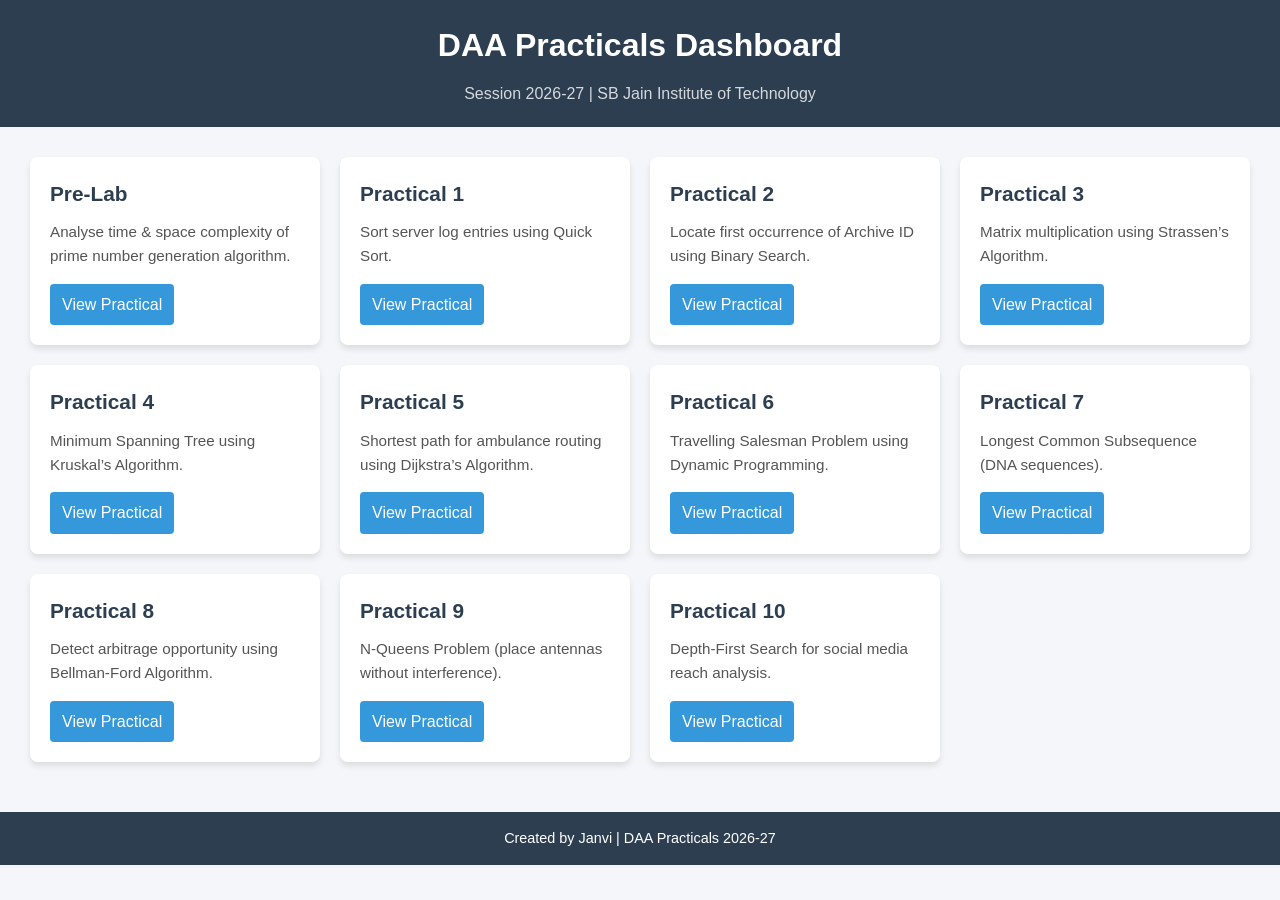
<file: index.html>
<!DOCTYPE html>
<html lang="en">
<head>
  <meta charset="UTF-8">
  <title>DAA Practicals Dashboard</title>
  <link rel="stylesheet" href="style.css">
</head>
<body>
  <header>
    <h1>DAA Practicals Dashboard</h1>
    <p>Session 2026-27 | SB Jain Institute of Technology</p>
  </header>

  <main>
    <section class="cards">
      <!-- Pre-Lab -->
      <div class="card">
        <h2>Pre-Lab</h2>
        <p>Analyse time & space complexity of prime number generation algorithm.</p>
       <a href="prelab.html">View Practical</a>
      </div>

      <!-- Practical 1 -->
      <div class="card">
        <h2>Practical 1</h2>
        <p>Sort server log entries using Quick Sort.</p>
              <a href="Practical01.html">View Practical</a>      
      </div>

      <!-- Practical 2 -->
      <div class="card">
        <h2>Practical 2</h2>
        <p>Locate first occurrence of Archive ID using Binary Search.</p>
        <a href="Practical02.html">View Practical</a>
      </div>

      <!-- Practical 3 -->
      <div class="card">
        <h2>Practical 3</h2>
        <p>Matrix multiplication using Strassen’s Algorithm.</p>
        <a href="Practical03.html">View Practical</a>
      </div>

      <!-- Practical 4 -->
      <div class="card">
        <h2>Practical 4</h2>
        <p>Minimum Spanning Tree using Kruskal’s Algorithm.</p>
          <a href="Practical04.html">View Practical</a>      
      </div>

      <!-- Practical 5 -->
      <div class="card">
        <h2>Practical 5</h2>
        <p>Shortest path for ambulance routing using Dijkstra’s Algorithm.</p>
        <a href="Practical05.html">View Practical</a>
      </div>

      <!-- Practical 6 -->
      <div class="card">
        <h2>Practical 6</h2>
        <p>Travelling Salesman Problem using Dynamic Programming.</p>
          <a href="Practical06.html">View Practical</a>      
      </div>

      <!-- Practical 7 -->
      <div class="card">
        <h2>Practical 7</h2>
        <p>Longest Common Subsequence (DNA sequences).</p>
          <a href="Practical07.html">View Practical</a>     
      </div>

      <!-- Practical 8 -->
      <div class="card">
        <h2>Practical 8</h2>
        <p>Detect arbitrage opportunity using Bellman-Ford Algorithm.</p>
          <a href="Practical08.html">View Practical</a>     
      </div>

      <!-- Practical 9 -->
      <div class="card">
        <h2>Practical 9</h2>
        <p>N-Queens Problem (place antennas without interference).</p>
            <a href="Practical09.html">View Practical</a>     
      </div>

      <!-- Practical 10 -->
      <div class="card">
        <h2>Practical 10</h2>
        <p>Depth-First Search for social media reach analysis.</p>
          <a href="Practical10.html">View Practical</a>      
      </div>

    </section>
  </main>

  <footer>
    <p>Created by Janvi | DAA Practicals 2026-27</p>
  </footer>
</body>
</html>
</file>
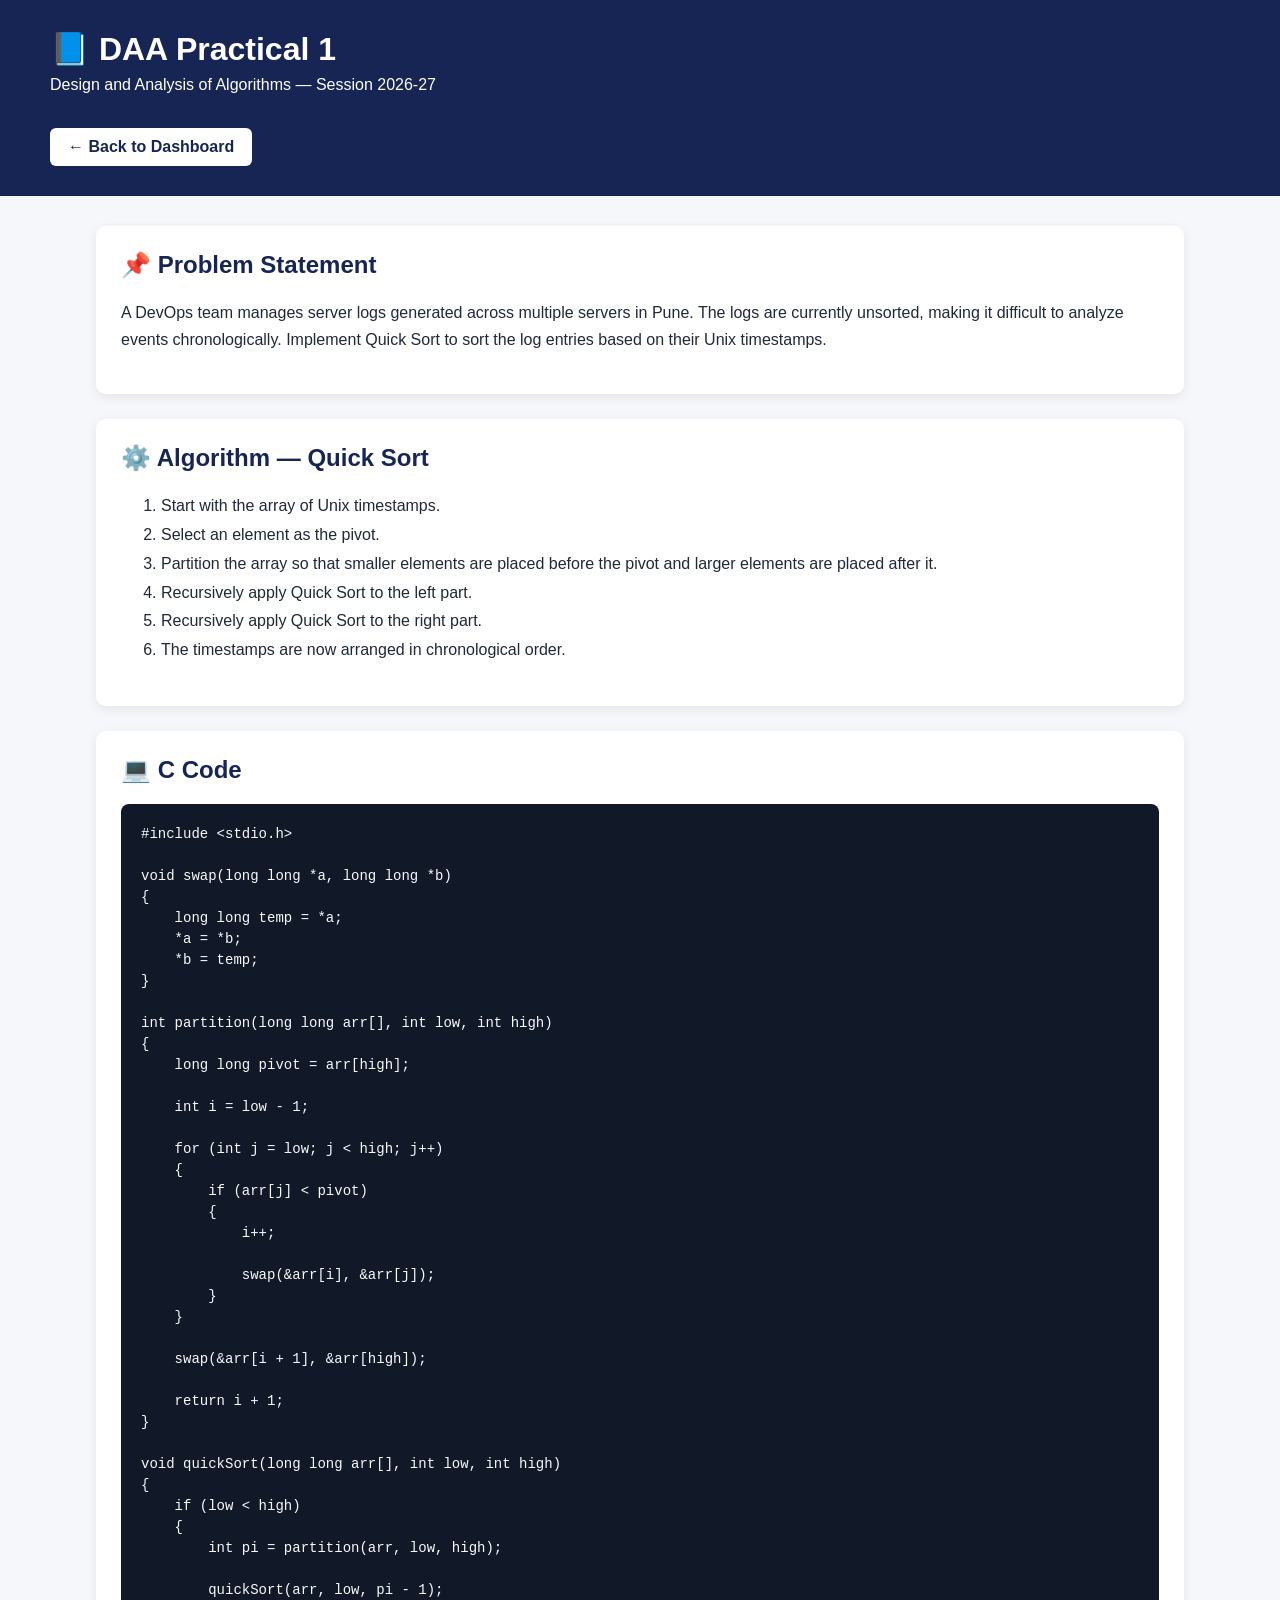
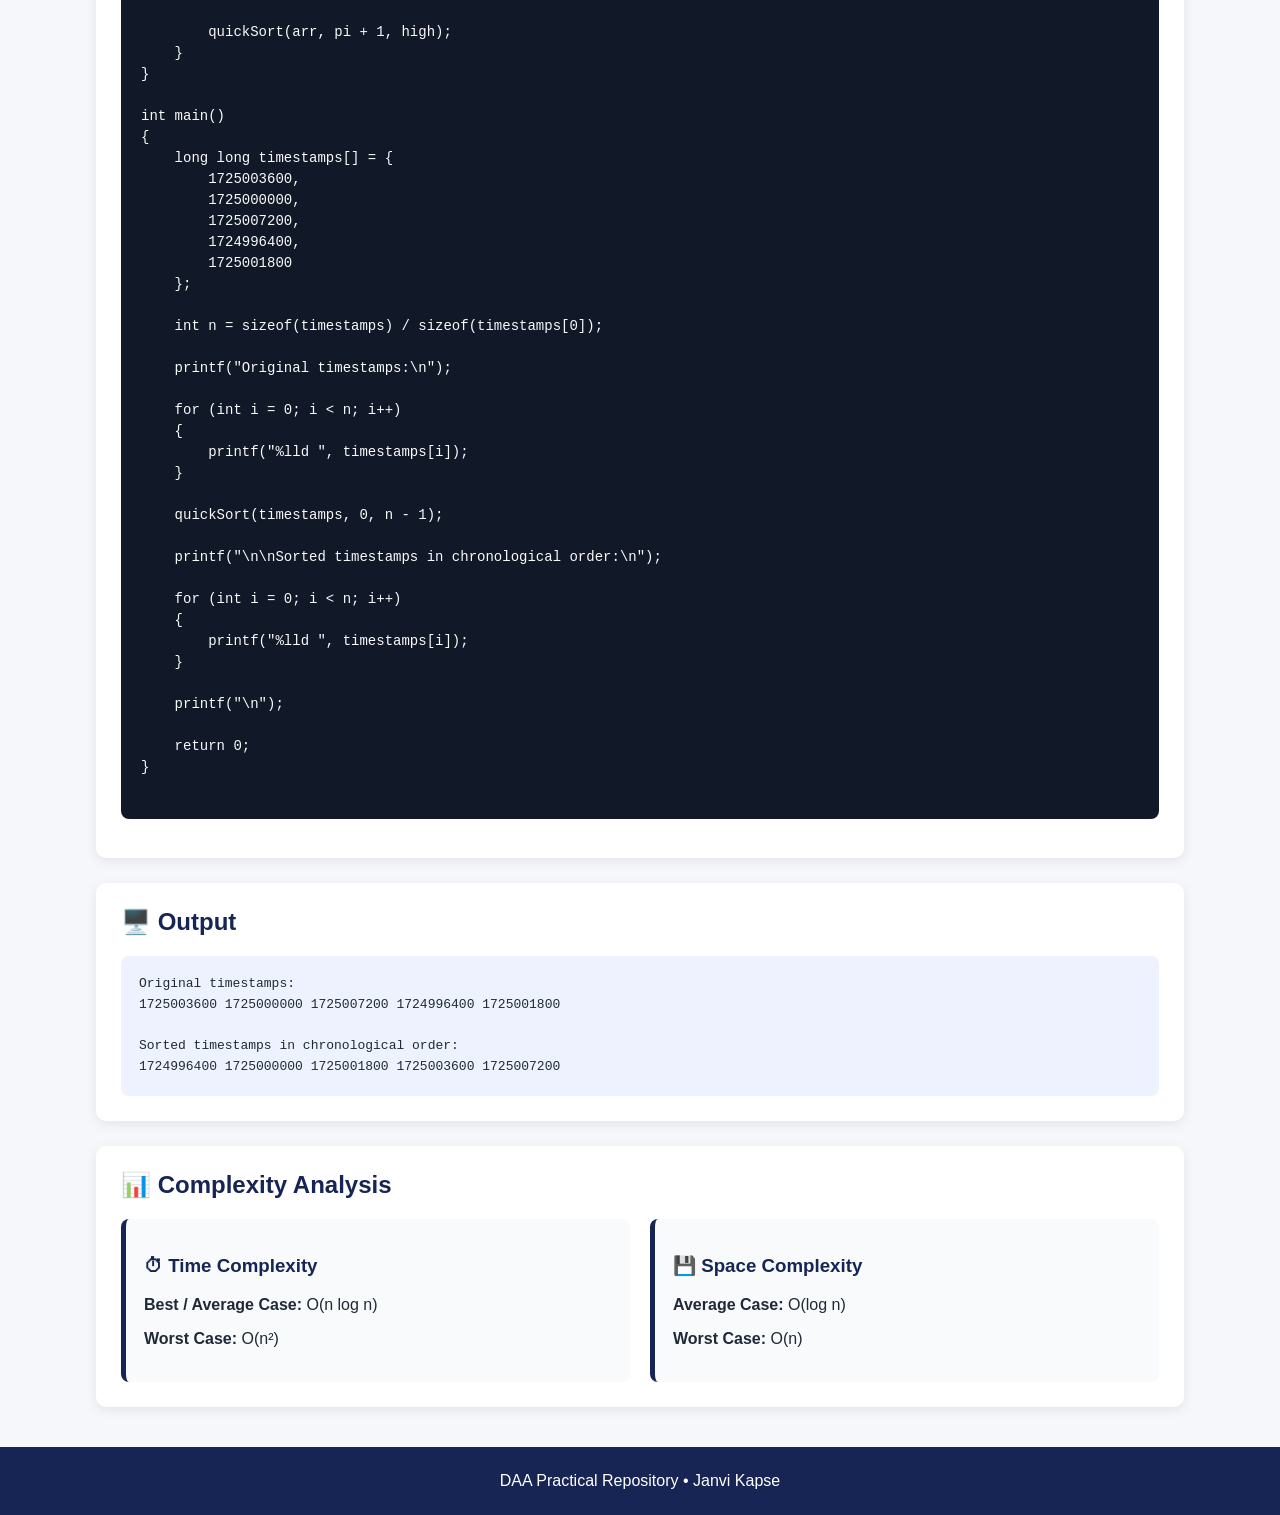
<file: Practical01.html>
<!DOCTYPE html>
<html lang="en">

<head>
    <meta charset="UTF-8">
    <meta name="viewport" content="width=device-width, initial-scale=1.0">

    <title>DAA Practical 1</title>

    <style>
        body {
            margin: 0;
            font-family: Arial, sans-serif;
            background: #f5f7fb;
            color: #1f2937;
        }

        /* Header */
        .header {
            background: #172554;
            color: white;
            padding: 30px 50px;
        }

        .header h1 {
            margin: 0;
            font-size: 32px;
        }

        .header p {
            margin-top: 8px;
            font-size: 16px;
        }

        /* Back Button */
        .back-btn {
            display: inline-block;
            margin-top: 18px;
            padding: 10px 18px;
            background: white;
            color: #172554;
            text-decoration: none;
            border-radius: 6px;
            font-weight: bold;
        }

        .back-btn:hover {
            background: #e0e7ff;
        }

        /* Main Container */
        .container {
            width: 85%;
            margin: 30px auto;
        }

        /* Sections */
        .section {
            background: white;
            padding: 25px;
            margin-bottom: 25px;
            border-radius: 10px;
            box-shadow: 0 3px 12px rgba(0, 0, 0, 0.08);
        }

        .section h2 {
            color: #172554;
            margin-top: 0;
        }

        /* Problem Statement */
        .problem {
            line-height: 1.7;
            font-size: 16px;
        }

        /* Algorithm */
        .algorithm ol {
            line-height: 1.8;
        }

        /* Code */
        pre {
            background: #111827;
            color: #f9fafb;
            padding: 20px;
            border-radius: 8px;
            overflow-x: auto;
            font-size: 14px;
            line-height: 1.5;
        }

        /* Output */
        .output {
            background: #eef2ff;
            padding: 18px;
            border-radius: 8px;
            font-family: monospace;
            line-height: 1.6;
        }

        /* Complexity */
        .complexity-box {
            display: flex;
            gap: 20px;
            flex-wrap: wrap;
        }

        .complexity {
            flex: 1;
            min-width: 220px;
            background: #f8fafc;
            padding: 18px;
            border-radius: 8px;
            border-left: 5px solid #172554;
        }

        .complexity h3 {
            color: #172554;
        }

        /* Footer */
        footer {
            text-align: center;
            padding: 25px;
            background: #172554;
            color: white;
            margin-top: 40px;
        }
    </style>
</head>

<body>

    <!-- Header -->
    <div class="header">

        <h1>📘 DAA Practical 1</h1>

        <p>
            Design and Analysis of Algorithms — Session 2026-27
        </p>

        <!-- Back to Dashboard -->
        <a href="index.html" class="back-btn">
            ← Back to Dashboard
        </a>

    </div>


    <div class="container">

        <!-- Problem Statement -->
        <div class="section">

            <h2>📌 Problem Statement</h2>

            <p class="problem">
                A DevOps team manages server logs generated across multiple
                servers in Pune. The logs are currently unsorted, making it
                difficult to analyze events chronologically.

                Implement Quick Sort to sort the log entries based on their
                Unix timestamps.
            </p>

        </div>


        <!-- Algorithm -->
        <div class="section algorithm">

            <h2>⚙️ Algorithm — Quick Sort</h2>

            <ol>

                <li>
                    Start with the array of Unix timestamps.
                </li>

                <li>
                    Select an element as the pivot.
                </li>

                <li>
                    Partition the array so that smaller elements are placed
                    before the pivot and larger elements are placed after it.
                </li>

                <li>
                    Recursively apply Quick Sort to the left part.
                </li>

                <li>
                    Recursively apply Quick Sort to the right part.
                </li>

                <li>
                    The timestamps are now arranged in chronological order.
                </li>

            </ol>

        </div>


        <!-- C Code -->
        <div class="section">

            <h2>💻 C Code</h2>

            <pre>
#include &lt;stdio.h&gt;

void swap(long long *a, long long *b)
{
    long long temp = *a;
    *a = *b;
    *b = temp;
}

int partition(long long arr[], int low, int high)
{
    long long pivot = arr[high];

    int i = low - 1;

    for (int j = low; j &lt; high; j++)
    {
        if (arr[j] &lt; pivot)
        {
            i++;

            swap(&amp;arr[i], &amp;arr[j]);
        }
    }

    swap(&amp;arr[i + 1], &amp;arr[high]);

    return i + 1;
}

void quickSort(long long arr[], int low, int high)
{
    if (low &lt; high)
    {
        int pi = partition(arr, low, high);

        quickSort(arr, low, pi - 1);

        quickSort(arr, pi + 1, high);
    }
}

int main()
{
    long long timestamps[] = {
        1725003600,
        1725000000,
        1725007200,
        1724996400,
        1725001800
    };

    int n = sizeof(timestamps) / sizeof(timestamps[0]);

    printf("Original timestamps:\n");

    for (int i = 0; i &lt; n; i++)
    {
        printf("%lld ", timestamps[i]);
    }

    quickSort(timestamps, 0, n - 1);

    printf("\n\nSorted timestamps in chronological order:\n");

    for (int i = 0; i &lt; n; i++)
    {
        printf("%lld ", timestamps[i]);
    }

    printf("\n");

    return 0;
}
            </pre>

        </div>


        <!-- Output -->
        <div class="section">

            <h2>🖥️ Output</h2>

            <div class="output">

                Original timestamps:<br>
                1725003600 1725000000 1725007200
                1724996400 1725001800

                <br><br>

                Sorted timestamps in chronological order:<br>

                1724996400 1725000000 1725001800
                1725003600 1725007200

            </div>

        </div>


        <!-- Complexity -->
        <div class="section">

            <h2>📊 Complexity Analysis</h2>

            <div class="complexity-box">

                <div class="complexity">

                    <h3>⏱ Time Complexity</h3>

                    <p>
                        <b>Best / Average Case:</b> O(n log n)
                    </p>

                    <p>
                        <b>Worst Case:</b> O(n²)
                    </p>

                </div>


                <div class="complexity">

                    <h3>💾 Space Complexity</h3>

                    <p>
                        <b>Average Case:</b> O(log n)
                    </p>

                    <p>
                        <b>Worst Case:</b> O(n)
                    </p>

                </div>

            </div>

        </div>

    </div>


    <!-- Footer -->
    <footer>

        DAA Practical Repository • Janvi Kapse

    </footer>

</body>

</html>
</file>
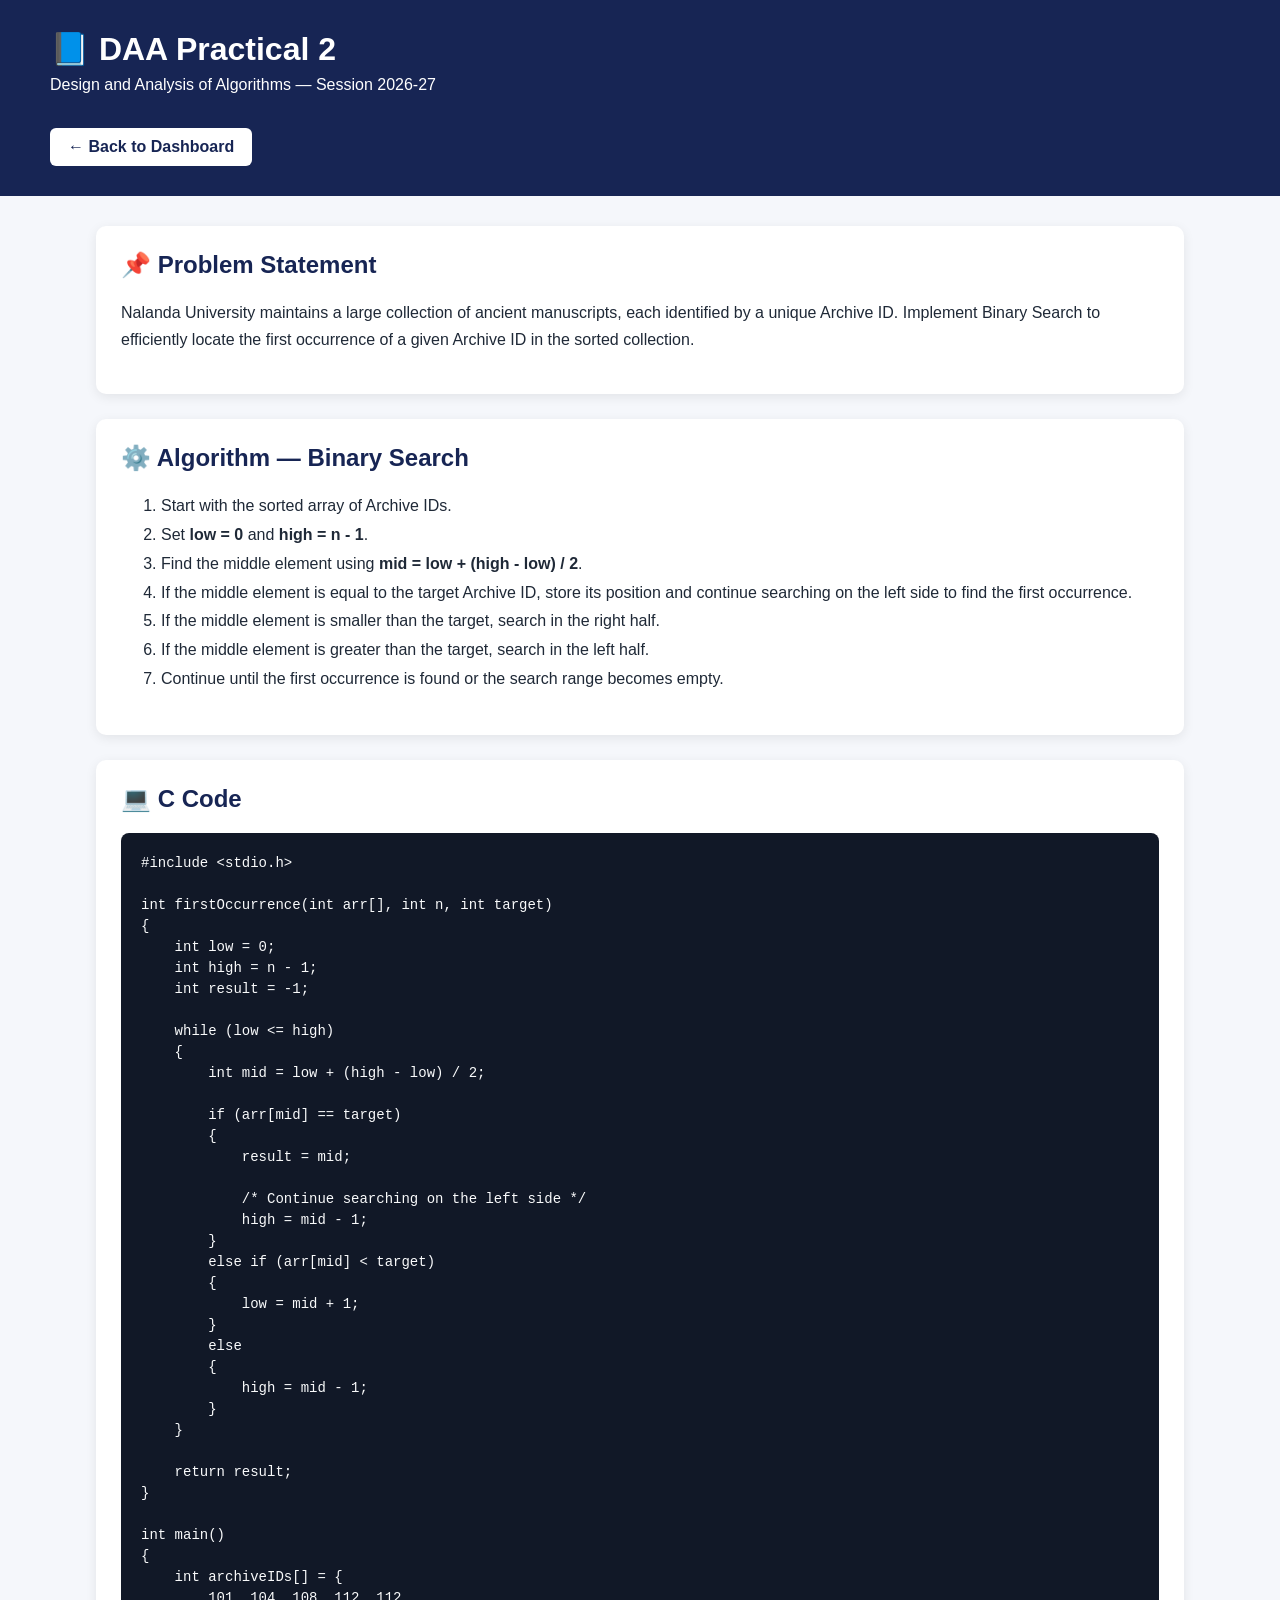
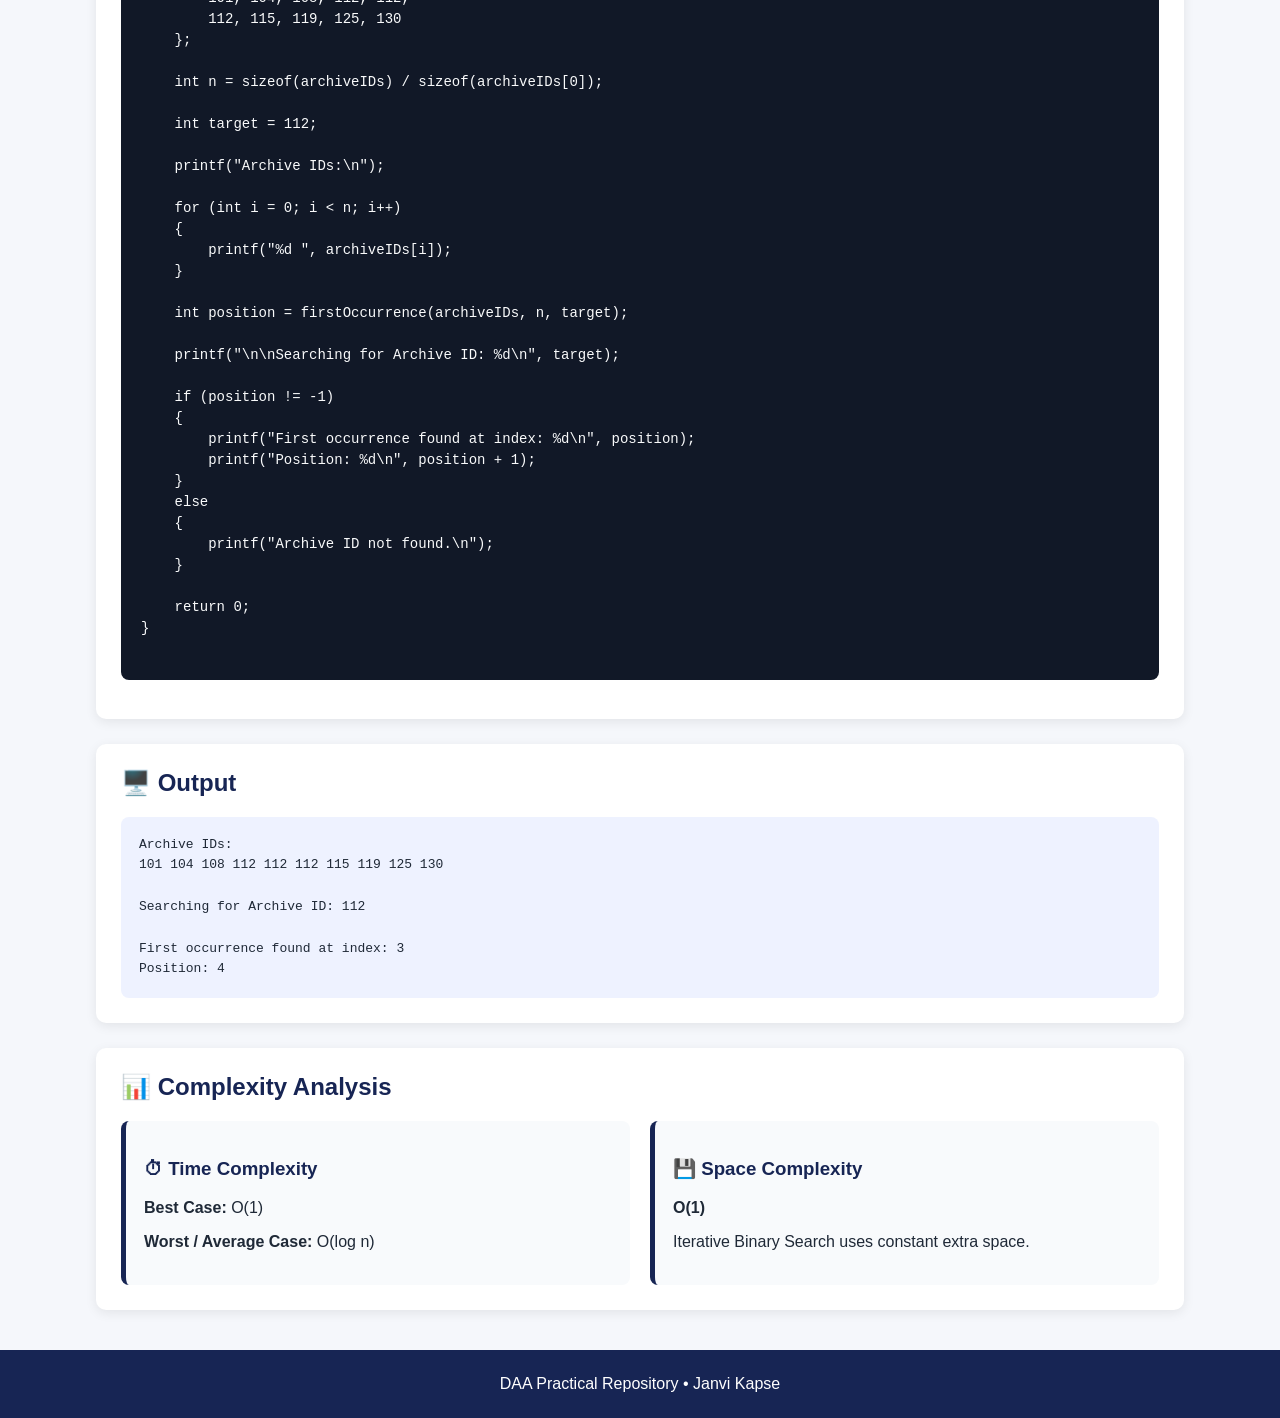
<file: Practical02.html>
<!DOCTYPE html>
<html lang="en">

<head>
    <meta charset="UTF-8">
    <meta name="viewport" content="width=device-width, initial-scale=1.0">

    <title>DAA Practical 2</title>

    <style>
        body {
            margin: 0;
            font-family: Arial, sans-serif;
            background: #f5f7fb;
            color: #1f2937;
        }

        /* Header */
        .header {
            background: #172554;
            color: white;
            padding: 30px 50px;
        }

        .header h1 {
            margin: 0;
            font-size: 32px;
        }

        .header p {
            margin-top: 8px;
            font-size: 16px;
        }

        /* Back Button */
        .back-btn {
            display: inline-block;
            margin-top: 18px;
            padding: 10px 18px;
            background: white;
            color: #172554;
            text-decoration: none;
            border-radius: 6px;
            font-weight: bold;
        }

        .back-btn:hover {
            background: #e0e7ff;
        }

        /* Main Container */
        .container {
            width: 85%;
            margin: 30px auto;
        }

        /* Sections */
        .section {
            background: white;
            padding: 25px;
            margin-bottom: 25px;
            border-radius: 10px;
            box-shadow: 0 3px 12px rgba(0, 0, 0, 0.08);
        }

        .section h2 {
            color: #172554;
            margin-top: 0;
        }

        /* Problem Statement */
        .problem {
            line-height: 1.7;
            font-size: 16px;
        }

        /* Algorithm */
        .algorithm ol {
            line-height: 1.8;
        }

        /* Code */
        pre {
            background: #111827;
            color: #f9fafb;
            padding: 20px;
            border-radius: 8px;
            overflow-x: auto;
            font-size: 14px;
            line-height: 1.5;
        }

        /* Output */
        .output {
            background: #eef2ff;
            padding: 18px;
            border-radius: 8px;
            font-family: monospace;
            line-height: 1.6;
        }

        /* Complexity */
        .complexity-box {
            display: flex;
            gap: 20px;
            flex-wrap: wrap;
        }

        .complexity {
            flex: 1;
            min-width: 220px;
            background: #f8fafc;
            padding: 18px;
            border-radius: 8px;
            border-left: 5px solid #172554;
        }

        .complexity h3 {
            color: #172554;
        }

        /* Footer */
        footer {
            text-align: center;
            padding: 25px;
            background: #172554;
            color: white;
            margin-top: 40px;
        }
    </style>
</head>

<body>

    <!-- Header -->
    <div class="header">

        <h1>📘 DAA Practical 2</h1>

        <p>
            Design and Analysis of Algorithms — Session 2026-27
        </p>

        <!-- Back to Dashboard -->
        <a href="index.html" class="back-btn">
            ← Back to Dashboard
        </a>

    </div>


    <div class="container">

        <!-- Problem Statement -->
        <div class="section">

            <h2>📌 Problem Statement</h2>

            <p class="problem">
                Nalanda University maintains a large collection of ancient
                manuscripts, each identified by a unique Archive ID.

                Implement Binary Search to efficiently locate the first
                occurrence of a given Archive ID in the sorted collection.
            </p>

        </div>


        <!-- Algorithm -->
        <div class="section algorithm">

            <h2>⚙️ Algorithm — Binary Search</h2>

            <ol>

                <li>
                    Start with the sorted array of Archive IDs.
                </li>

                <li>
                    Set <b>low = 0</b> and <b>high = n - 1</b>.
                </li>

                <li>
                    Find the middle element using
                    <b>mid = low + (high - low) / 2</b>.
                </li>

                <li>
                    If the middle element is equal to the target Archive ID,
                    store its position and continue searching on the left side
                    to find the first occurrence.
                </li>

                <li>
                    If the middle element is smaller than the target,
                    search in the right half.
                </li>

                <li>
                    If the middle element is greater than the target,
                    search in the left half.
                </li>

                <li>
                    Continue until the first occurrence is found or the
                    search range becomes empty.
                </li>

            </ol>

        </div>


        <!-- C Code -->
        <div class="section">

            <h2>💻 C Code</h2>

            <pre>
#include &lt;stdio.h&gt;

int firstOccurrence(int arr[], int n, int target)
{
    int low = 0;
    int high = n - 1;
    int result = -1;

    while (low &lt;= high)
    {
        int mid = low + (high - low) / 2;

        if (arr[mid] == target)
        {
            result = mid;

            /* Continue searching on the left side */
            high = mid - 1;
        }
        else if (arr[mid] &lt; target)
        {
            low = mid + 1;
        }
        else
        {
            high = mid - 1;
        }
    }

    return result;
}

int main()
{
    int archiveIDs[] = {
        101, 104, 108, 112, 112,
        112, 115, 119, 125, 130
    };

    int n = sizeof(archiveIDs) / sizeof(archiveIDs[0]);

    int target = 112;

    printf("Archive IDs:\n");

    for (int i = 0; i &lt; n; i++)
    {
        printf("%d ", archiveIDs[i]);
    }

    int position = firstOccurrence(archiveIDs, n, target);

    printf("\n\nSearching for Archive ID: %d\n", target);

    if (position != -1)
    {
        printf("First occurrence found at index: %d\n", position);
        printf("Position: %d\n", position + 1);
    }
    else
    {
        printf("Archive ID not found.\n");
    }

    return 0;
}
            </pre>

        </div>


        <!-- Output -->
        <div class="section">

            <h2>🖥️ Output</h2>

            <div class="output">

                Archive IDs:<br>
                101 104 108 112 112 112 115 119 125 130

                <br><br>

                Searching for Archive ID: 112

                <br><br>

                First occurrence found at index: 3<br>
                Position: 4

            </div>

        </div>


        <!-- Complexity -->
        <div class="section">

            <h2>📊 Complexity Analysis</h2>

            <div class="complexity-box">

                <div class="complexity">

                    <h3>⏱ Time Complexity</h3>

                    <p>
                        <b>Best Case:</b> O(1)
                    </p>

                    <p>
                        <b>Worst / Average Case:</b> O(log n)
                    </p>

                </div>


                <div class="complexity">

                    <h3>💾 Space Complexity</h3>

                    <p>
                        <b>O(1)</b>
                    </p>

                    <p>
                        Iterative Binary Search uses constant extra space.
                    </p>

                </div>

            </div>

        </div>

    </div>


    <!-- Footer -->
    <footer>

        DAA Practical Repository • Janvi Kapse

    </footer>

</body>

</html>
</file>
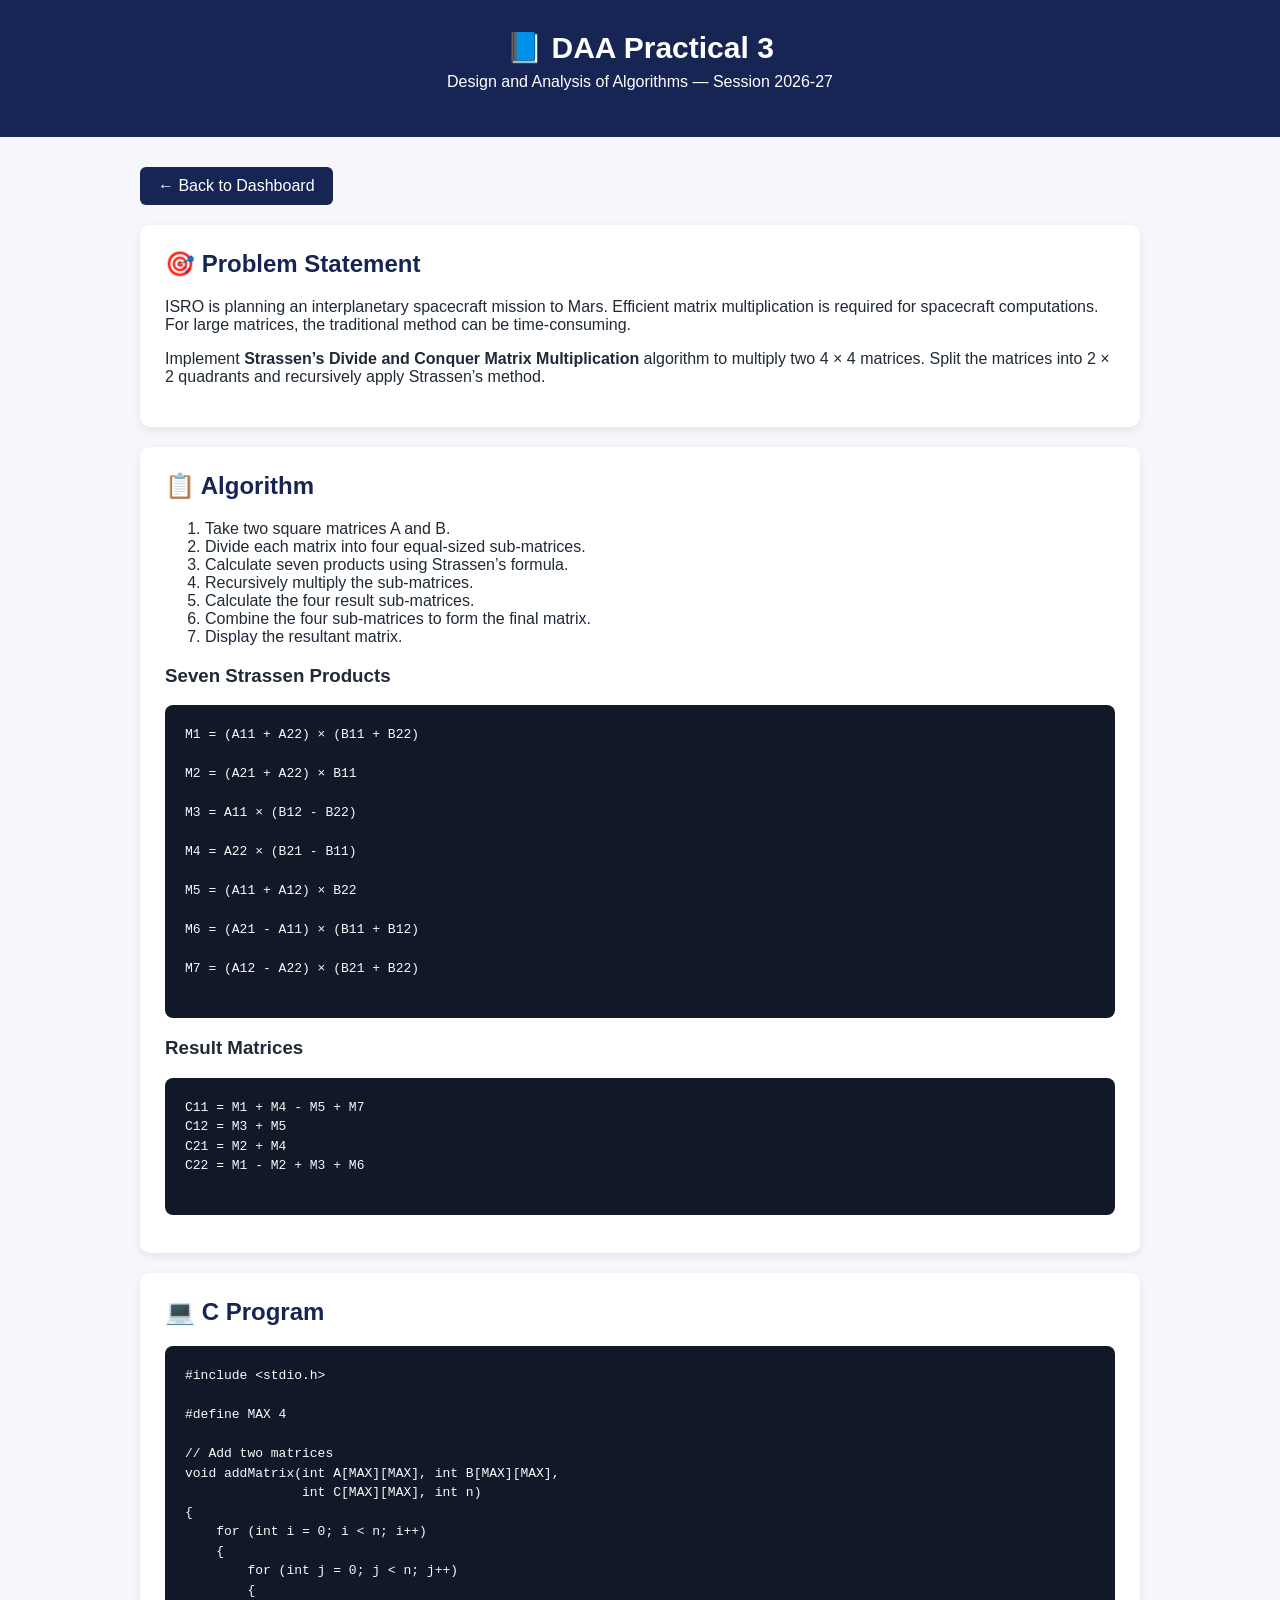
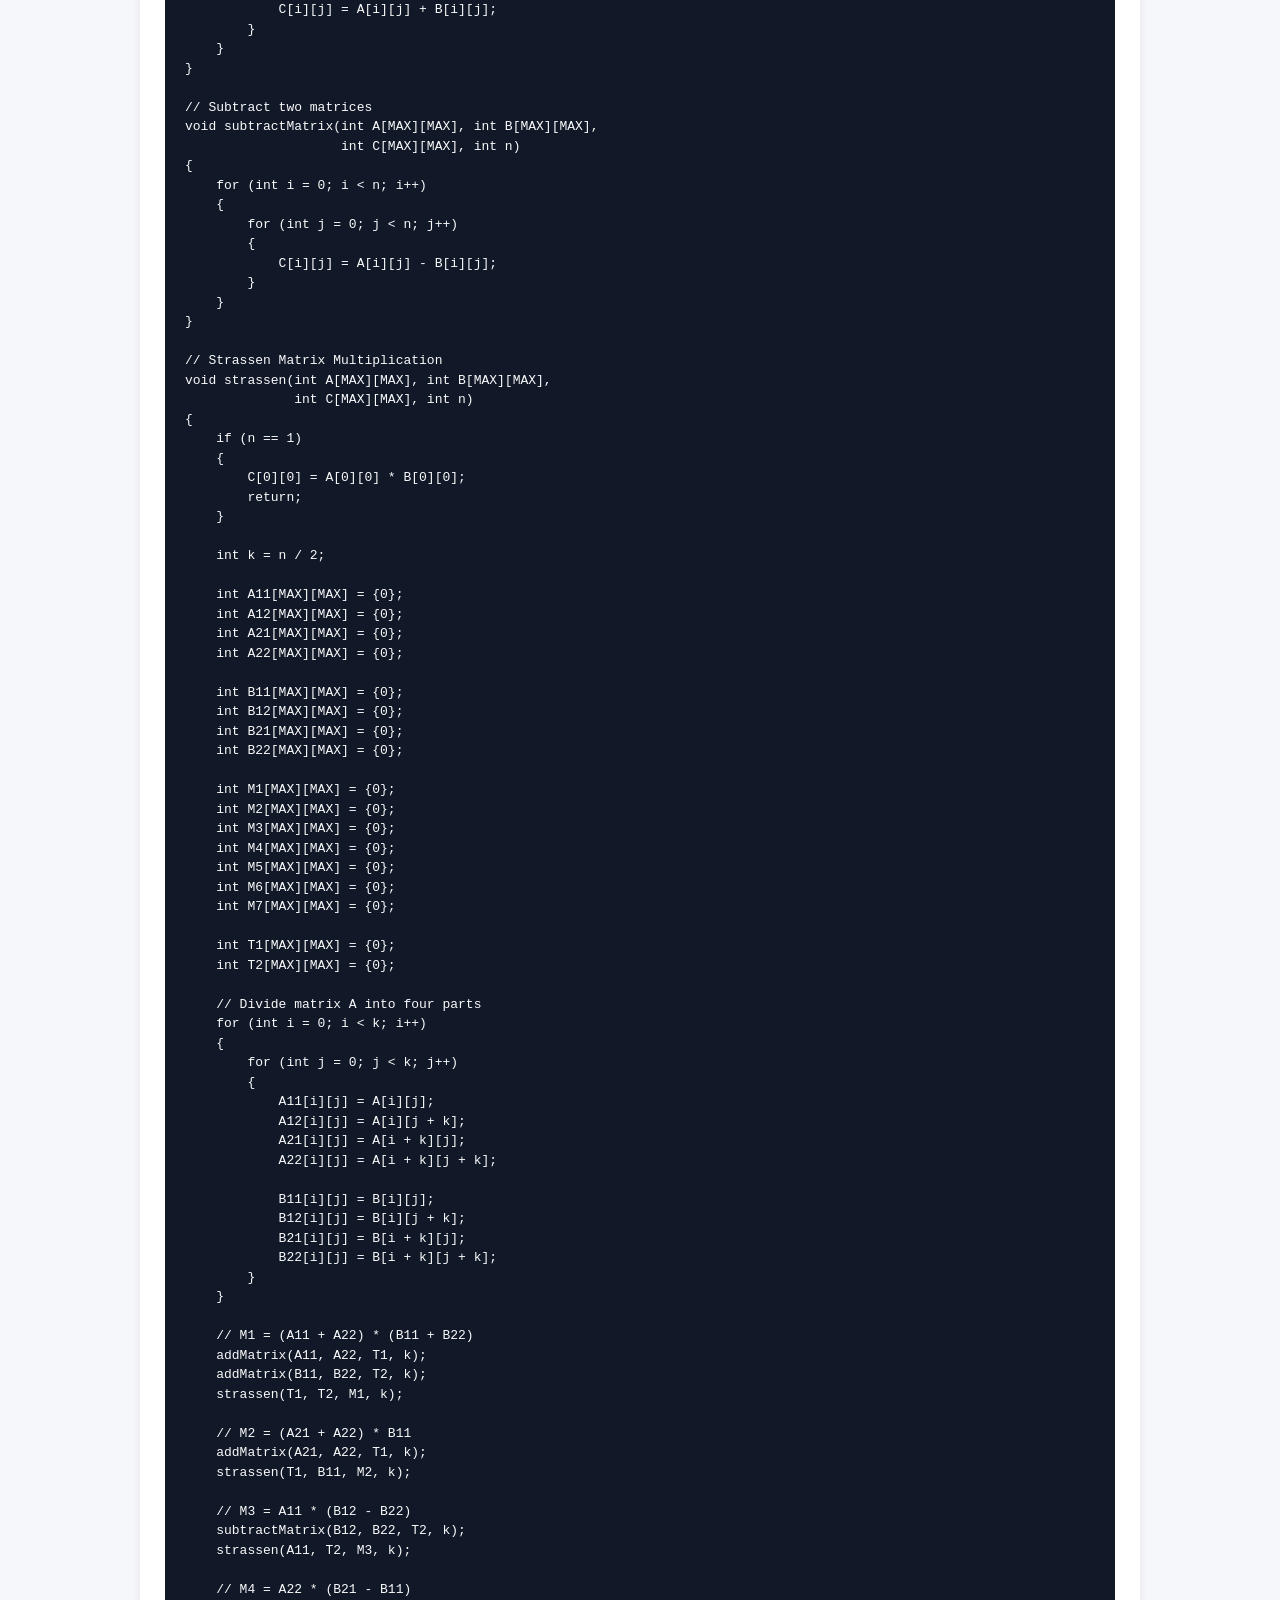
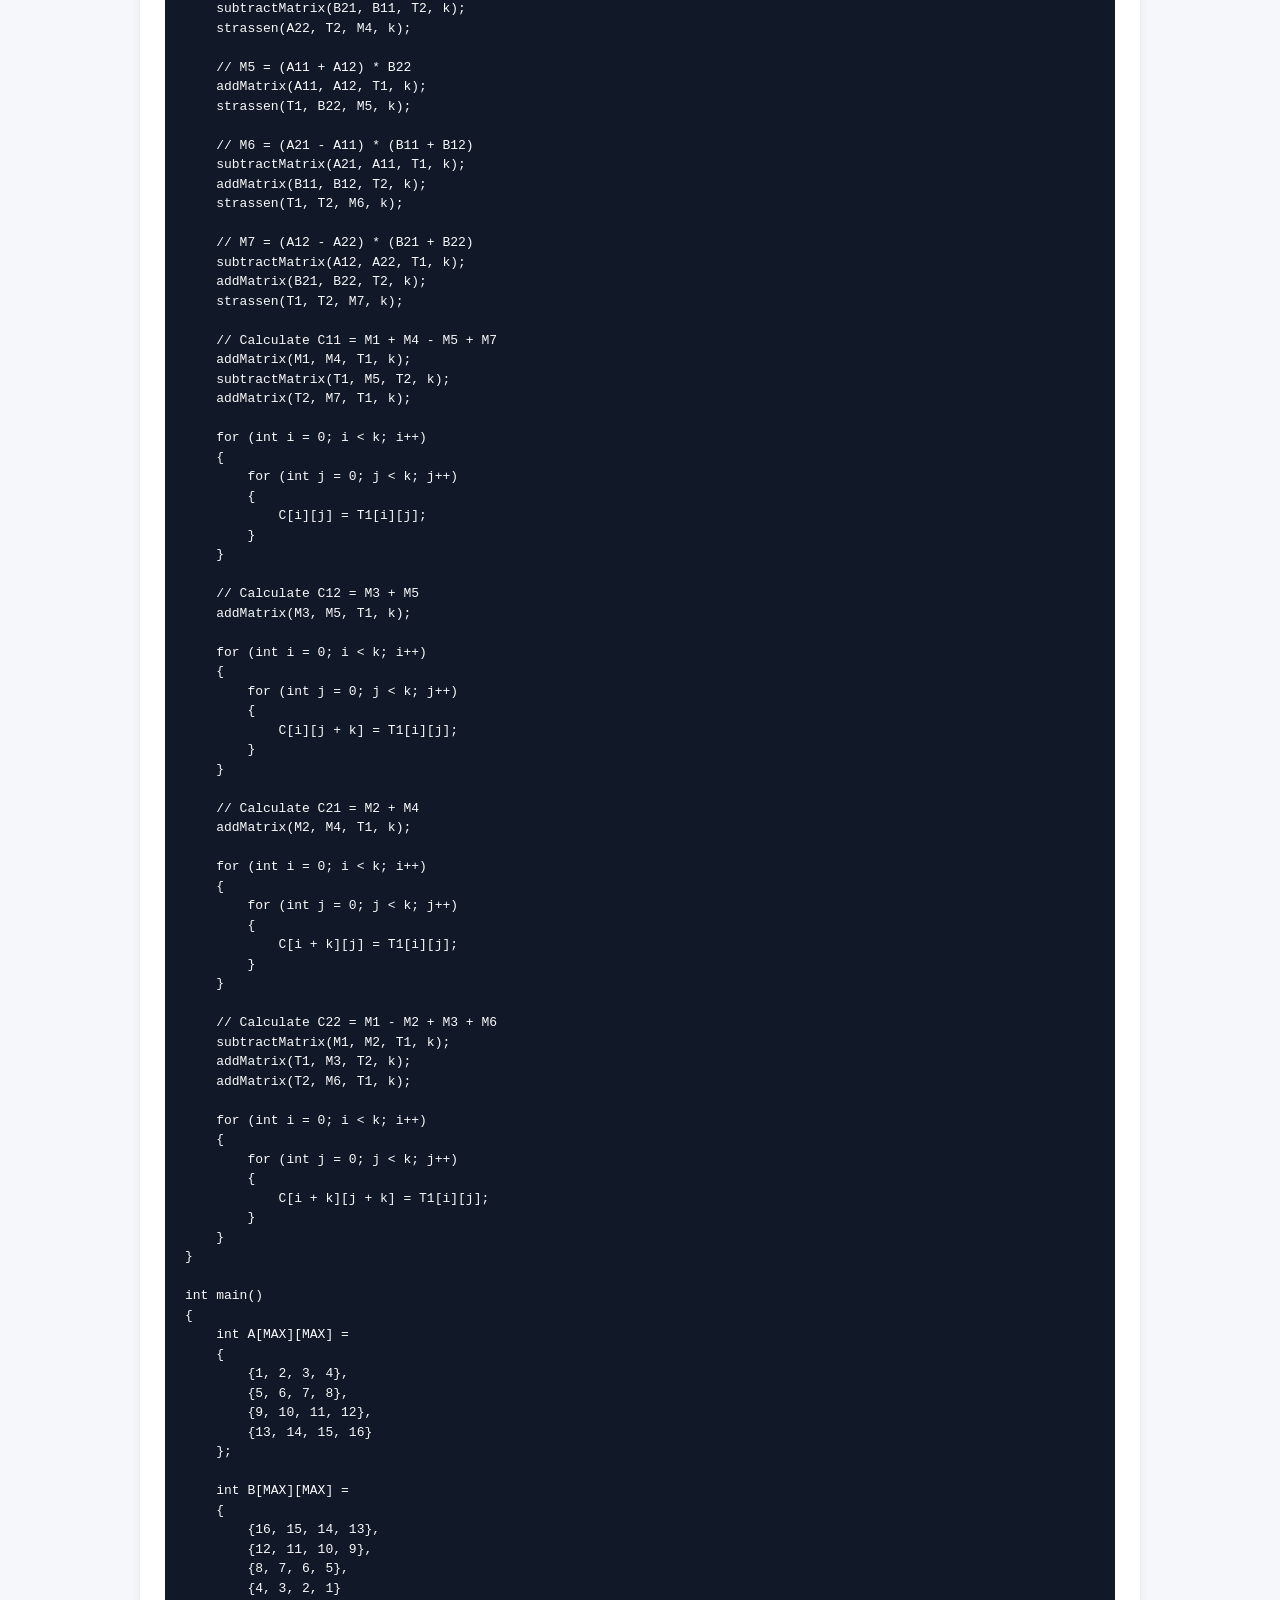
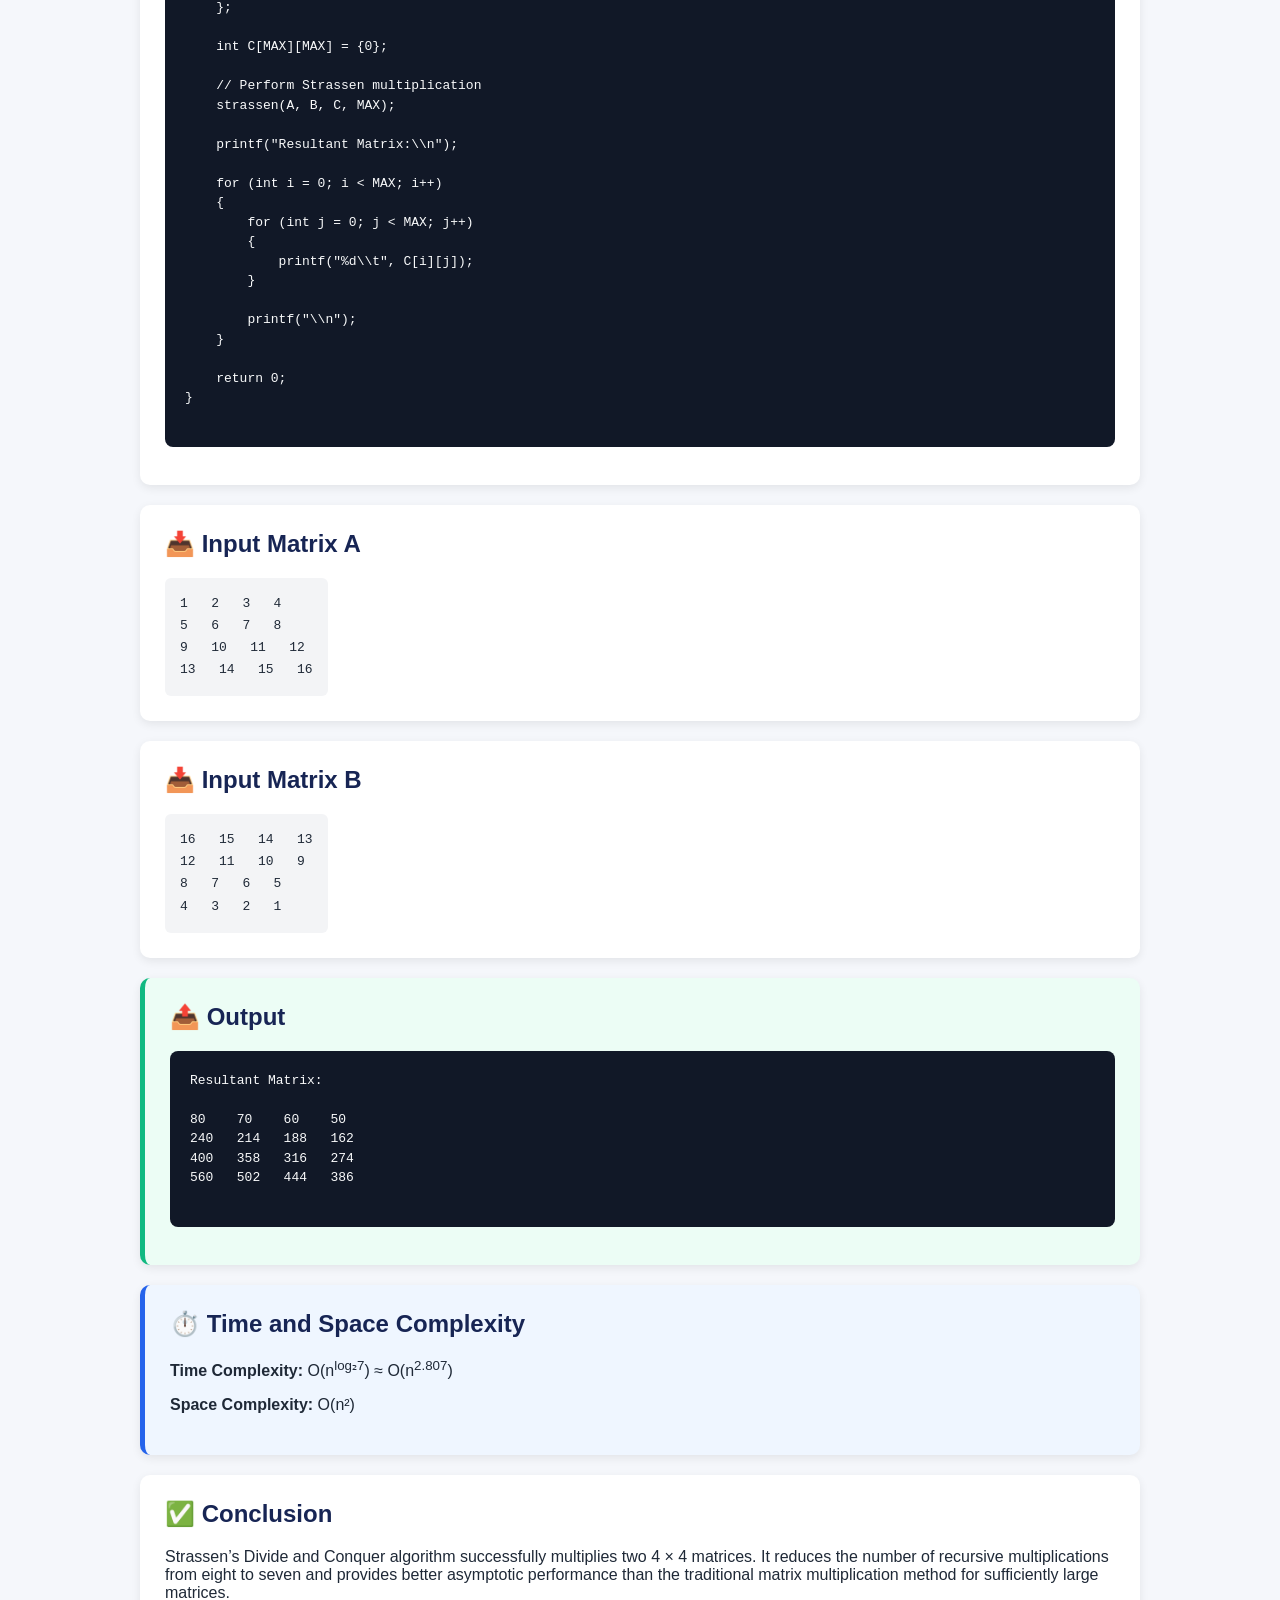
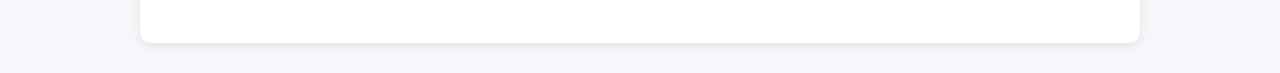
<file: Practical03.html>
<!DOCTYPE html>
<html lang="en">

<head>
    <meta charset="UTF-8">
    <meta name="viewport" content="width=device-width, initial-scale=1.0">

    <title>DAA Practical 3</title>

    <style>
        body {
            margin: 0;
            font-family: Arial, sans-serif;
            background: #f5f7fb;
            color: #1f2937;
        }

        .header {
            background: #172554;
            color: white;
            padding: 30px 20px;
            text-align: center;
        }

        .header h1 {
            margin: 0;
            font-size: 30px;
        }

        .header p {
            margin-top: 8px;
            font-size: 16px;
        }

        .container {
            max-width: 1000px;
            margin: 30px auto;
            padding: 0 20px;
        }

        .back-btn {
            display: inline-block;
            margin-bottom: 20px;
            padding: 10px 18px;
            background: #172554;
            color: white;
            text-decoration: none;
            border-radius: 6px;
        }

        .back-btn:hover {
            background: #1e3a8a;
        }

        .section {
            background: white;
            padding: 25px;
            margin-bottom: 20px;
            border-radius: 10px;
            box-shadow: 0 3px 10px rgba(0, 0, 0, 0.08);
        }

        .section h2 {
            color: #172554;
            margin-top: 0;
        }

        pre {
            background: #111827;
            color: #f9fafb;
            padding: 20px;
            border-radius: 8px;
            overflow-x: auto;
            line-height: 1.5;
        }

        .output {
            background: #ecfdf5;
            color: #065f46;
            border-left: 5px solid #10b981;
        }

        .complexity {
            background: #eff6ff;
            border-left: 5px solid #2563eb;
        }

        ul {
            line-height: 1.8;
        }

        .matrix {
            font-family: monospace;
            background: #f3f4f6;
            padding: 15px;
            border-radius: 6px;
            display: inline-block;
            line-height: 1.7;
        }
    </style>
</head>

<body>

    <div class="header">
        <h1>📘 DAA Practical 3</h1>
        <p>Design and Analysis of Algorithms — Session 2026-27</p>
    </div>

    <div class="container">

        <a href="index.html" class="back-btn">← Back to Dashboard</a>

        <div class="section">
            <h2>🎯 Problem Statement</h2>

            <p>
                ISRO is planning an interplanetary spacecraft mission to Mars.
                Efficient matrix multiplication is required for spacecraft
                computations. For large matrices, the traditional method can
                be time-consuming.
            </p>

            <p>
                Implement <b>Strassen’s Divide and Conquer Matrix
                Multiplication</b> algorithm to multiply two 4 × 4 matrices.
                Split the matrices into 2 × 2 quadrants and recursively apply
                Strassen’s method.
            </p>
        </div>

        <div class="section">
            <h2>📋 Algorithm</h2>

            <ol>
                <li>Take two square matrices A and B.</li>
                <li>Divide each matrix into four equal-sized sub-matrices.</li>
                <li>Calculate seven products using Strassen’s formula.</li>
                <li>Recursively multiply the sub-matrices.</li>
                <li>Calculate the four result sub-matrices.</li>
                <li>Combine the four sub-matrices to form the final matrix.</li>
                <li>Display the resultant matrix.</li>
            </ol>

            <h3>Seven Strassen Products</h3>

            <pre>
M1 = (A11 + A22) × (B11 + B22)

M2 = (A21 + A22) × B11

M3 = A11 × (B12 - B22)

M4 = A22 × (B21 - B11)

M5 = (A11 + A12) × B22

M6 = (A21 - A11) × (B11 + B12)

M7 = (A12 - A22) × (B21 + B22)
            </pre>

            <h3>Result Matrices</h3>

            <pre>
C11 = M1 + M4 - M5 + M7
C12 = M3 + M5
C21 = M2 + M4
C22 = M1 - M2 + M3 + M6
            </pre>
        </div>

        <div class="section">
            <h2>💻 C Program</h2>

            <pre>
#include &lt;stdio.h&gt;

#define MAX 4

// Add two matrices
void addMatrix(int A[MAX][MAX], int B[MAX][MAX],
               int C[MAX][MAX], int n)
{
    for (int i = 0; i &lt; n; i++)
    {
        for (int j = 0; j &lt; n; j++)
        {
            C[i][j] = A[i][j] + B[i][j];
        }
    }
}

// Subtract two matrices
void subtractMatrix(int A[MAX][MAX], int B[MAX][MAX],
                    int C[MAX][MAX], int n)
{
    for (int i = 0; i &lt; n; i++)
    {
        for (int j = 0; j &lt; n; j++)
        {
            C[i][j] = A[i][j] - B[i][j];
        }
    }
}

// Strassen Matrix Multiplication
void strassen(int A[MAX][MAX], int B[MAX][MAX],
              int C[MAX][MAX], int n)
{
    if (n == 1)
    {
        C[0][0] = A[0][0] * B[0][0];
        return;
    }

    int k = n / 2;

    int A11[MAX][MAX] = {0};
    int A12[MAX][MAX] = {0};
    int A21[MAX][MAX] = {0};
    int A22[MAX][MAX] = {0};

    int B11[MAX][MAX] = {0};
    int B12[MAX][MAX] = {0};
    int B21[MAX][MAX] = {0};
    int B22[MAX][MAX] = {0};

    int M1[MAX][MAX] = {0};
    int M2[MAX][MAX] = {0};
    int M3[MAX][MAX] = {0};
    int M4[MAX][MAX] = {0};
    int M5[MAX][MAX] = {0};
    int M6[MAX][MAX] = {0};
    int M7[MAX][MAX] = {0};

    int T1[MAX][MAX] = {0};
    int T2[MAX][MAX] = {0};

    // Divide matrix A into four parts
    for (int i = 0; i &lt; k; i++)
    {
        for (int j = 0; j &lt; k; j++)
        {
            A11[i][j] = A[i][j];
            A12[i][j] = A[i][j + k];
            A21[i][j] = A[i + k][j];
            A22[i][j] = A[i + k][j + k];

            B11[i][j] = B[i][j];
            B12[i][j] = B[i][j + k];
            B21[i][j] = B[i + k][j];
            B22[i][j] = B[i + k][j + k];
        }
    }

    // M1 = (A11 + A22) * (B11 + B22)
    addMatrix(A11, A22, T1, k);
    addMatrix(B11, B22, T2, k);
    strassen(T1, T2, M1, k);

    // M2 = (A21 + A22) * B11
    addMatrix(A21, A22, T1, k);
    strassen(T1, B11, M2, k);

    // M3 = A11 * (B12 - B22)
    subtractMatrix(B12, B22, T2, k);
    strassen(A11, T2, M3, k);

    // M4 = A22 * (B21 - B11)
    subtractMatrix(B21, B11, T2, k);
    strassen(A22, T2, M4, k);

    // M5 = (A11 + A12) * B22
    addMatrix(A11, A12, T1, k);
    strassen(T1, B22, M5, k);

    // M6 = (A21 - A11) * (B11 + B12)
    subtractMatrix(A21, A11, T1, k);
    addMatrix(B11, B12, T2, k);
    strassen(T1, T2, M6, k);

    // M7 = (A12 - A22) * (B21 + B22)
    subtractMatrix(A12, A22, T1, k);
    addMatrix(B21, B22, T2, k);
    strassen(T1, T2, M7, k);

    // Calculate C11 = M1 + M4 - M5 + M7
    addMatrix(M1, M4, T1, k);
    subtractMatrix(T1, M5, T2, k);
    addMatrix(T2, M7, T1, k);

    for (int i = 0; i &lt; k; i++)
    {
        for (int j = 0; j &lt; k; j++)
        {
            C[i][j] = T1[i][j];
        }
    }

    // Calculate C12 = M3 + M5
    addMatrix(M3, M5, T1, k);

    for (int i = 0; i &lt; k; i++)
    {
        for (int j = 0; j &lt; k; j++)
        {
            C[i][j + k] = T1[i][j];
        }
    }

    // Calculate C21 = M2 + M4
    addMatrix(M2, M4, T1, k);

    for (int i = 0; i &lt; k; i++)
    {
        for (int j = 0; j &lt; k; j++)
        {
            C[i + k][j] = T1[i][j];
        }
    }

    // Calculate C22 = M1 - M2 + M3 + M6
    subtractMatrix(M1, M2, T1, k);
    addMatrix(T1, M3, T2, k);
    addMatrix(T2, M6, T1, k);

    for (int i = 0; i &lt; k; i++)
    {
        for (int j = 0; j &lt; k; j++)
        {
            C[i + k][j + k] = T1[i][j];
        }
    }
}

int main()
{
    int A[MAX][MAX] =
    {
        {1, 2, 3, 4},
        {5, 6, 7, 8},
        {9, 10, 11, 12},
        {13, 14, 15, 16}
    };

    int B[MAX][MAX] =
    {
        {16, 15, 14, 13},
        {12, 11, 10, 9},
        {8, 7, 6, 5},
        {4, 3, 2, 1}
    };

    int C[MAX][MAX] = {0};

    // Perform Strassen multiplication
    strassen(A, B, C, MAX);

    printf("Resultant Matrix:\\n");

    for (int i = 0; i &lt; MAX; i++)
    {
        for (int j = 0; j &lt; MAX; j++)
        {
            printf("%d\\t", C[i][j]);
        }

        printf("\\n");
    }

    return 0;
}
            </pre>
        </div>

        <div class="section">
            <h2>📥 Input Matrix A</h2>

            <div class="matrix">
                1 &nbsp; 2 &nbsp; 3 &nbsp; 4<br>
                5 &nbsp; 6 &nbsp; 7 &nbsp; 8<br>
                9 &nbsp; 10 &nbsp; 11 &nbsp; 12<br>
                13 &nbsp; 14 &nbsp; 15 &nbsp; 16
            </div>
        </div>

        <div class="section">
            <h2>📥 Input Matrix B</h2>

            <div class="matrix">
                16 &nbsp; 15 &nbsp; 14 &nbsp; 13<br>
                12 &nbsp; 11 &nbsp; 10 &nbsp; 9<br>
                8 &nbsp; 7 &nbsp; 6 &nbsp; 5<br>
                4 &nbsp; 3 &nbsp; 2 &nbsp; 1
            </div>
        </div>

        <div class="section output">
            <h2>📤 Output</h2>

            <pre>
Resultant Matrix:

80    70    60    50
240   214   188   162
400   358   316   274
560   502   444   386
            </pre>
        </div>

        <div class="section complexity">
            <h2>⏱️ Time and Space Complexity</h2>

            <p>
                <b>Time Complexity:</b> O(n<sup>log₂7</sup>) ≈ O(n<sup>2.807</sup>)
            </p>

            <p>
                <b>Space Complexity:</b> O(n²)
            </p>
        </div>

        <div class="section">
            <h2>✅ Conclusion</h2>

            <p>
                Strassen’s Divide and Conquer algorithm successfully multiplies
                two 4 × 4 matrices. It reduces the number of recursive
                multiplications from eight to seven and provides better
                asymptotic performance than the traditional matrix
                multiplication method for sufficiently large matrices.
            </p>
        </div>

    </div>

</body>
</html>
</file>
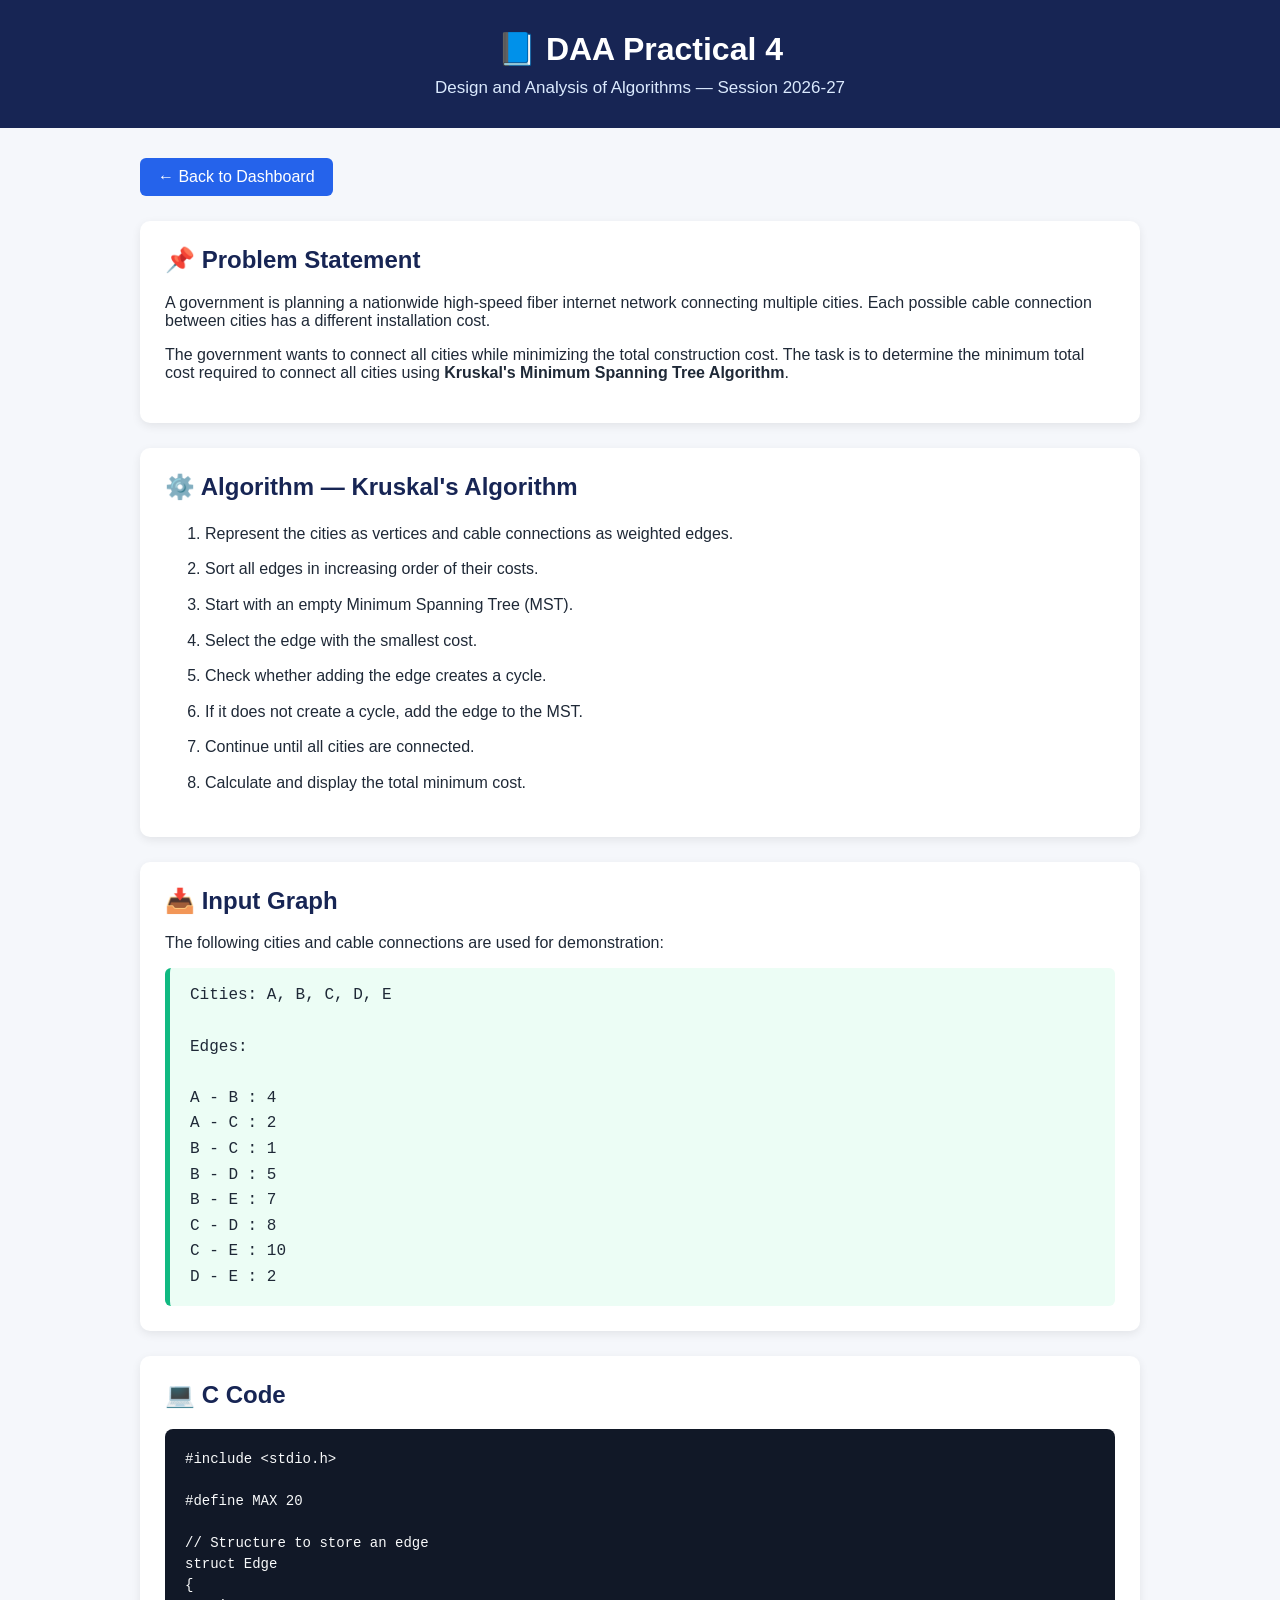
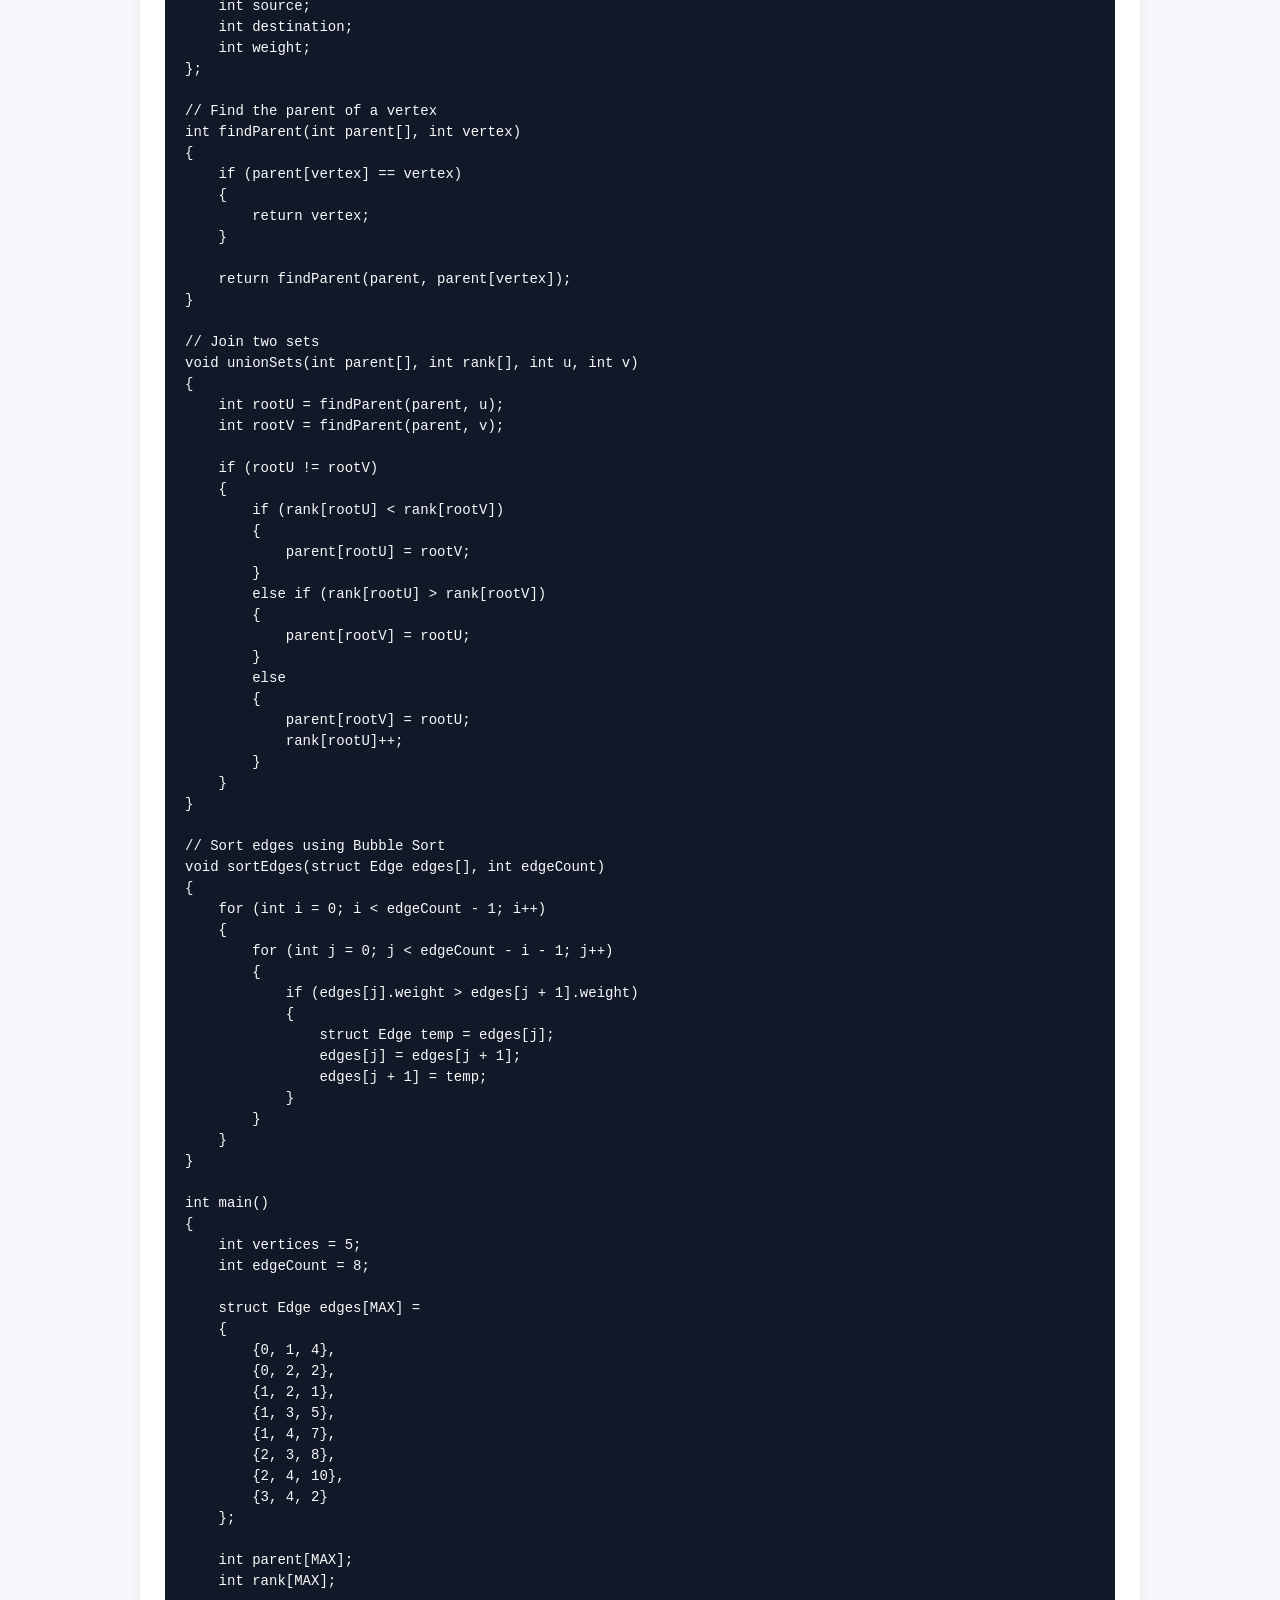
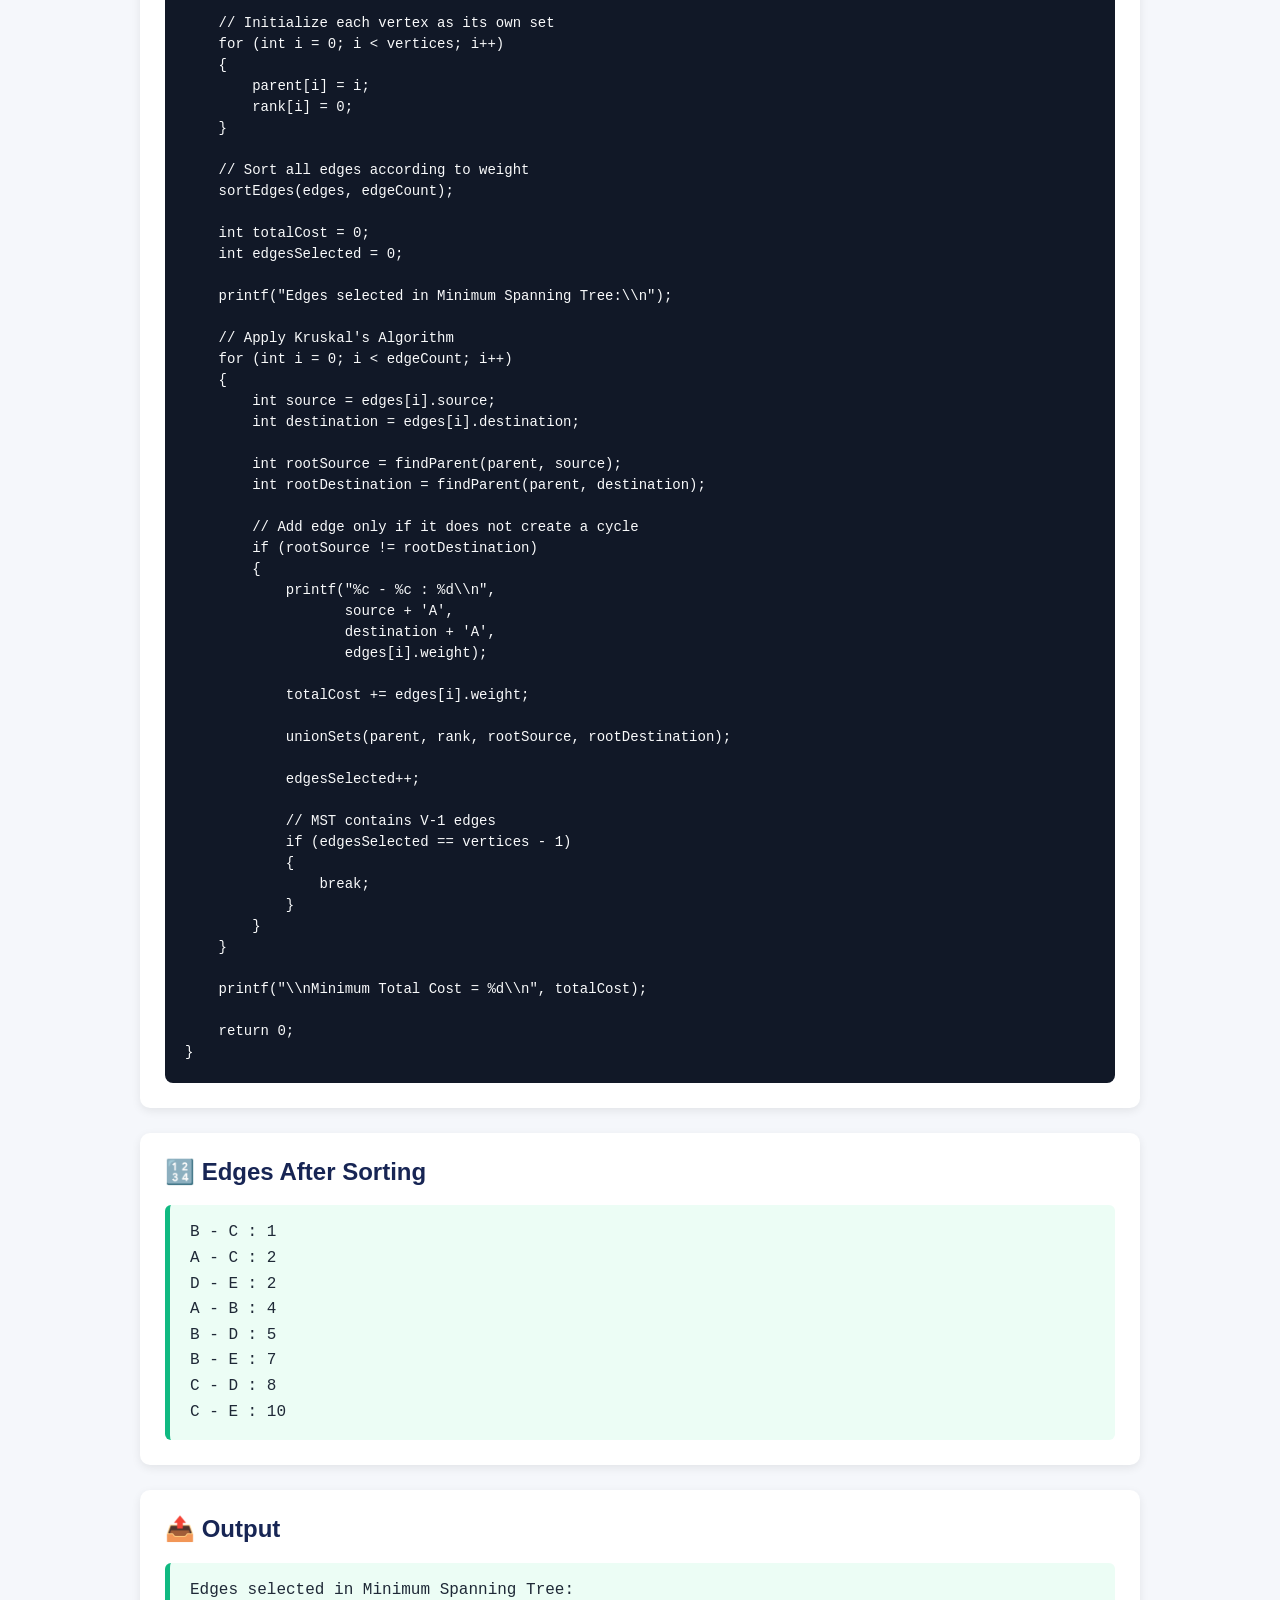
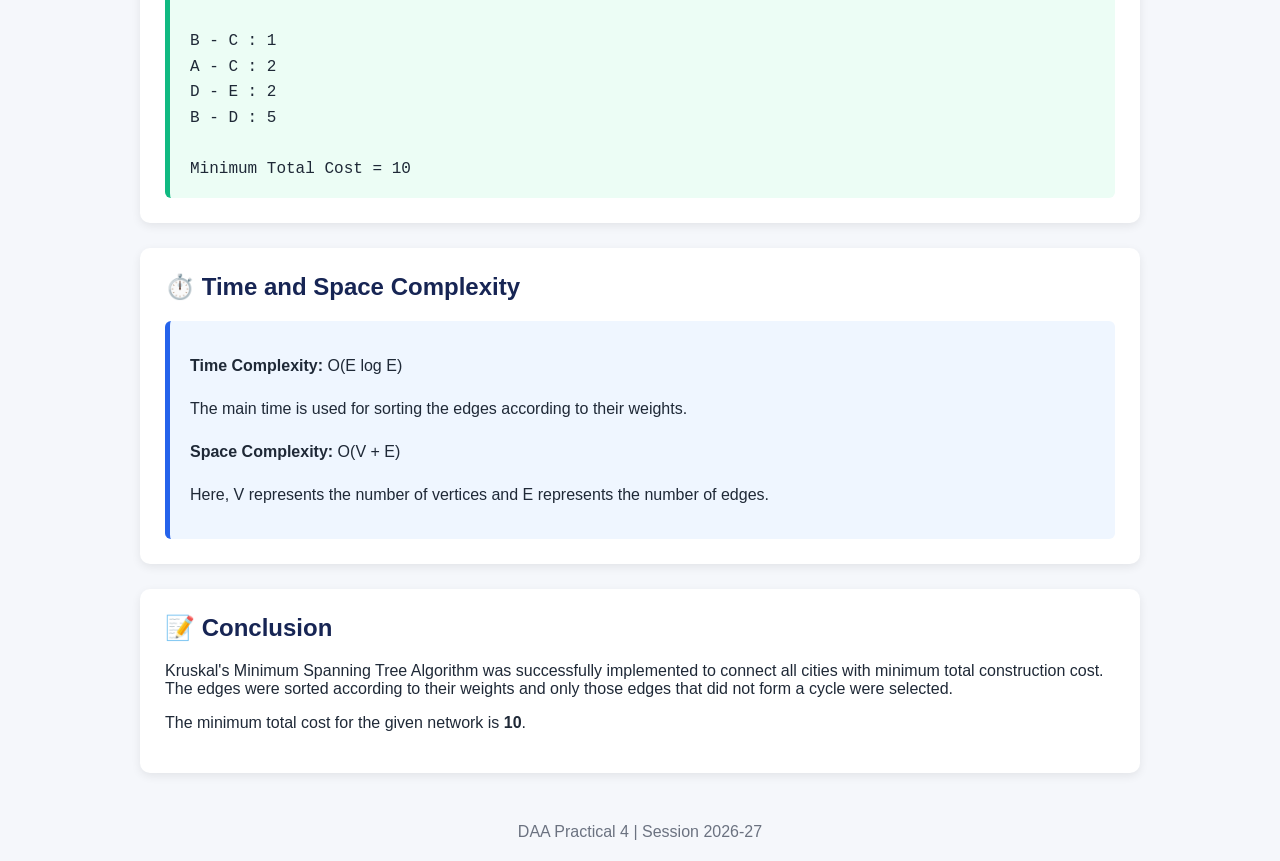
<file: Practical04.html>
<!DOCTYPE html>
<html lang="en">

<head>
    <meta charset="UTF-8">
    <meta name="viewport" content="width=device-width, initial-scale=1.0">

    <title>DAA Practical 4</title>

    <style>
        body {
            margin: 0;
            font-family: Arial, sans-serif;
            background: #f5f7fb;
            color: #1f2937;
        }

        .header {
            background: #172554;
            color: white;
            padding: 30px 20px;
            text-align: center;
        }

        .header h1 {
            margin: 0;
            font-size: 32px;
        }

        .header p {
            margin: 10px 0 0;
            font-size: 17px;
            color: #dbeafe;
        }

        .container {
            width: 90%;
            max-width: 1000px;
            margin: 30px auto;
        }

        .back-btn {
            display: inline-block;
            background: #2563eb;
            color: white;
            text-decoration: none;
            padding: 10px 18px;
            border-radius: 6px;
            margin-bottom: 25px;
        }

        .back-btn:hover {
            background: #1d4ed8;
        }

        .section {
            background: white;
            padding: 25px;
            margin-bottom: 25px;
            border-radius: 10px;
            box-shadow: 0 3px 10px rgba(0, 0, 0, 0.08);
        }

        .section h2 {
            color: #172554;
            margin-top: 0;
        }

        .section h3 {
            color: #1e40af;
        }

        .section li {
            margin-bottom: 10px;
            line-height: 1.6;
        }

        .code-box {
            background: #111827;
            color: #f9fafb;
            padding: 20px;
            border-radius: 8px;
            overflow-x: auto;
            font-family: Consolas, monospace;
            font-size: 14px;
            line-height: 1.5;
            white-space: pre;
        }

        .output-box {
            background: #ecfdf5;
            border-left: 5px solid #10b981;
            padding: 15px 20px;
            border-radius: 6px;
            font-family: Consolas, monospace;
            white-space: pre-wrap;
            line-height: 1.6;
        }

        .complexity {
            background: #eff6ff;
            padding: 15px 20px;
            border-left: 5px solid #2563eb;
            border-radius: 6px;
            line-height: 1.7;
        }

        footer {
            text-align: center;
            padding: 20px;
            color: #6b7280;
        }
    </style>
</head>

<body>

    <!-- Header -->
    <div class="header">
        <h1>📘 DAA Practical 4</h1>
        <p>Design and Analysis of Algorithms — Session 2026-27</p>
    </div>

    <div class="container">

        <!-- Back Button -->
        <a href="index.html" class="back-btn">
            ← Back to Dashboard
        </a>

        <!-- Problem Statement -->
        <div class="section">
            <h2>📌 Problem Statement</h2>

            <p>
                A government is planning a nationwide high-speed fiber
                internet network connecting multiple cities. Each possible
                cable connection between cities has a different installation
                cost.
            </p>

            <p>
                The government wants to connect all cities while minimizing
                the total construction cost. The task is to determine the
                minimum total cost required to connect all cities using
                <b>Kruskal's Minimum Spanning Tree Algorithm</b>.
            </p>
        </div>

        <!-- Algorithm -->
        <div class="section">
            <h2>⚙️ Algorithm — Kruskal's Algorithm</h2>

            <ol>
                <li>Represent the cities as vertices and cable connections as weighted edges.</li>
                <li>Sort all edges in increasing order of their costs.</li>
                <li>Start with an empty Minimum Spanning Tree (MST).</li>
                <li>Select the edge with the smallest cost.</li>
                <li>Check whether adding the edge creates a cycle.</li>
                <li>If it does not create a cycle, add the edge to the MST.</li>
                <li>Continue until all cities are connected.</li>
                <li>Calculate and display the total minimum cost.</li>
            </ol>
        </div>

        <!-- Input Graph -->
        <div class="section">
            <h2>📥 Input Graph</h2>

            <p>
                The following cities and cable connections are used for
                demonstration:
            </p>

            <div class="output-box">Cities: A, B, C, D, E

Edges:

A - B : 4
A - C : 2
B - C : 1
B - D : 5
B - E : 7
C - D : 8
C - E : 10
D - E : 2</div>
        </div>

        <!-- C Code -->
        <div class="section">
            <h2>💻 C Code</h2>

            <div class="code-box">#include &lt;stdio.h&gt;

#define MAX 20

// Structure to store an edge
struct Edge
{
    int source;
    int destination;
    int weight;
};

// Find the parent of a vertex
int findParent(int parent[], int vertex)
{
    if (parent[vertex] == vertex)
    {
        return vertex;
    }

    return findParent(parent, parent[vertex]);
}

// Join two sets
void unionSets(int parent[], int rank[], int u, int v)
{
    int rootU = findParent(parent, u);
    int rootV = findParent(parent, v);

    if (rootU != rootV)
    {
        if (rank[rootU] &lt; rank[rootV])
        {
            parent[rootU] = rootV;
        }
        else if (rank[rootU] &gt; rank[rootV])
        {
            parent[rootV] = rootU;
        }
        else
        {
            parent[rootV] = rootU;
            rank[rootU]++;
        }
    }
}

// Sort edges using Bubble Sort
void sortEdges(struct Edge edges[], int edgeCount)
{
    for (int i = 0; i &lt; edgeCount - 1; i++)
    {
        for (int j = 0; j &lt; edgeCount - i - 1; j++)
        {
            if (edges[j].weight &gt; edges[j + 1].weight)
            {
                struct Edge temp = edges[j];
                edges[j] = edges[j + 1];
                edges[j + 1] = temp;
            }
        }
    }
}

int main()
{
    int vertices = 5;
    int edgeCount = 8;

    struct Edge edges[MAX] =
    {
        {0, 1, 4},
        {0, 2, 2},
        {1, 2, 1},
        {1, 3, 5},
        {1, 4, 7},
        {2, 3, 8},
        {2, 4, 10},
        {3, 4, 2}
    };

    int parent[MAX];
    int rank[MAX];

    // Initialize each vertex as its own set
    for (int i = 0; i &lt; vertices; i++)
    {
        parent[i] = i;
        rank[i] = 0;
    }

    // Sort all edges according to weight
    sortEdges(edges, edgeCount);

    int totalCost = 0;
    int edgesSelected = 0;

    printf("Edges selected in Minimum Spanning Tree:\\n");

    // Apply Kruskal's Algorithm
    for (int i = 0; i &lt; edgeCount; i++)
    {
        int source = edges[i].source;
        int destination = edges[i].destination;

        int rootSource = findParent(parent, source);
        int rootDestination = findParent(parent, destination);

        // Add edge only if it does not create a cycle
        if (rootSource != rootDestination)
        {
            printf("%c - %c : %d\\n",
                   source + 'A',
                   destination + 'A',
                   edges[i].weight);

            totalCost += edges[i].weight;

            unionSets(parent, rank, rootSource, rootDestination);

            edgesSelected++;

            // MST contains V-1 edges
            if (edgesSelected == vertices - 1)
            {
                break;
            }
        }
    }

    printf("\\nMinimum Total Cost = %d\\n", totalCost);

    return 0;
}</div>
        </div>

        <!-- Sorted Edges -->
        <div class="section">
            <h2>🔢 Edges After Sorting</h2>

            <div class="output-box">B - C : 1
A - C : 2
D - E : 2
A - B : 4
B - D : 5
B - E : 7
C - D : 8
C - E : 10</div>
        </div>

        <!-- Output -->
        <div class="section">
            <h2>📤 Output</h2>

            <div class="output-box">Edges selected in Minimum Spanning Tree:

B - C : 1
A - C : 2
D - E : 2
B - D : 5

Minimum Total Cost = 10</div>
        </div>

        <!-- Complexity -->
        <div class="section">
            <h2>⏱️ Time and Space Complexity</h2>

            <div class="complexity">
                <p>
                    <b>Time Complexity:</b> O(E log E)
                </p>

                <p>
                    The main time is used for sorting the edges according
                    to their weights.
                </p>

                <p>
                    <b>Space Complexity:</b> O(V + E)
                </p>

                <p>
                    Here, V represents the number of vertices and E
                    represents the number of edges.
                </p>
            </div>
        </div>

        <!-- Conclusion -->
        <div class="section">
            <h2>📝 Conclusion</h2>

            <p>
                Kruskal's Minimum Spanning Tree Algorithm was successfully
                implemented to connect all cities with minimum total
                construction cost. The edges were sorted according to their
                weights and only those edges that did not form a cycle were
                selected.
            </p>

            <p>
                The minimum total cost for the given network is
                <b>10</b>.
            </p>
        </div>

    </div>

    <footer>
        DAA Practical 4 | Session 2026-27
    </footer>

</body>

</html>
</file>
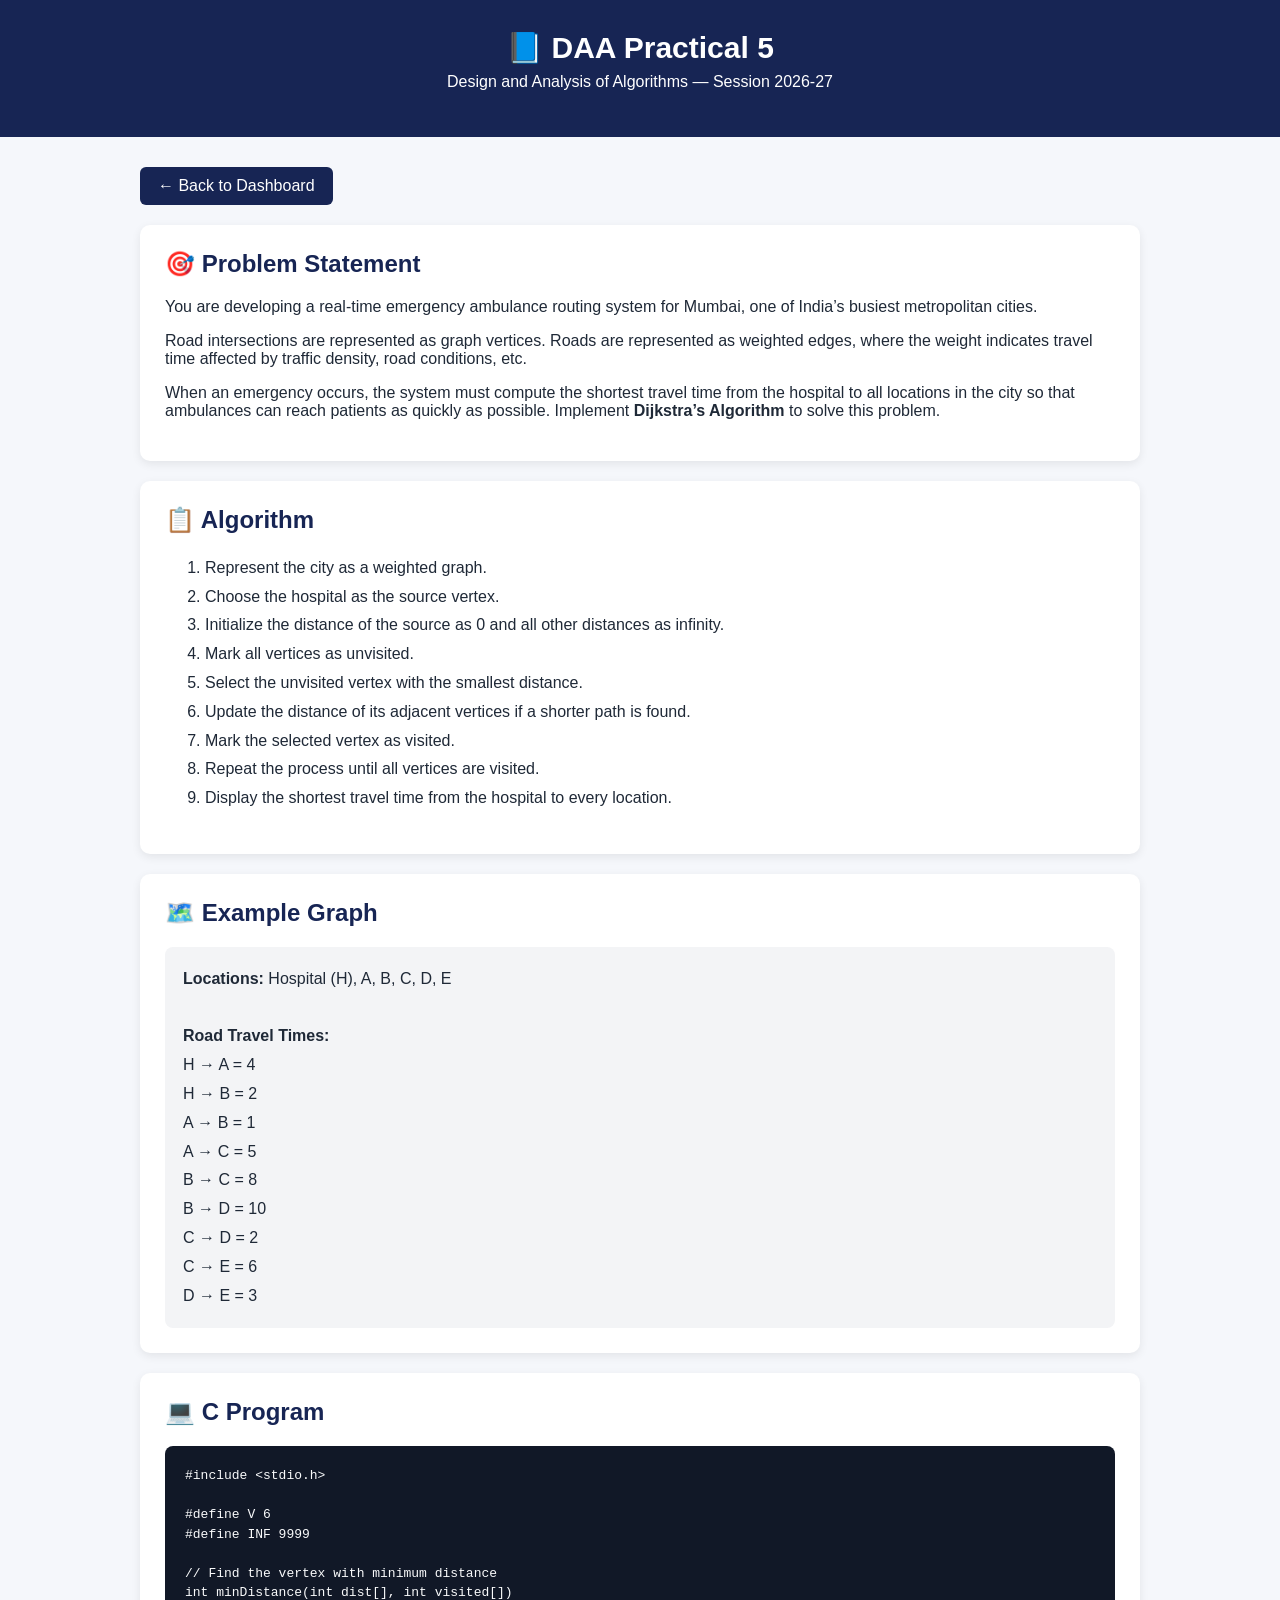
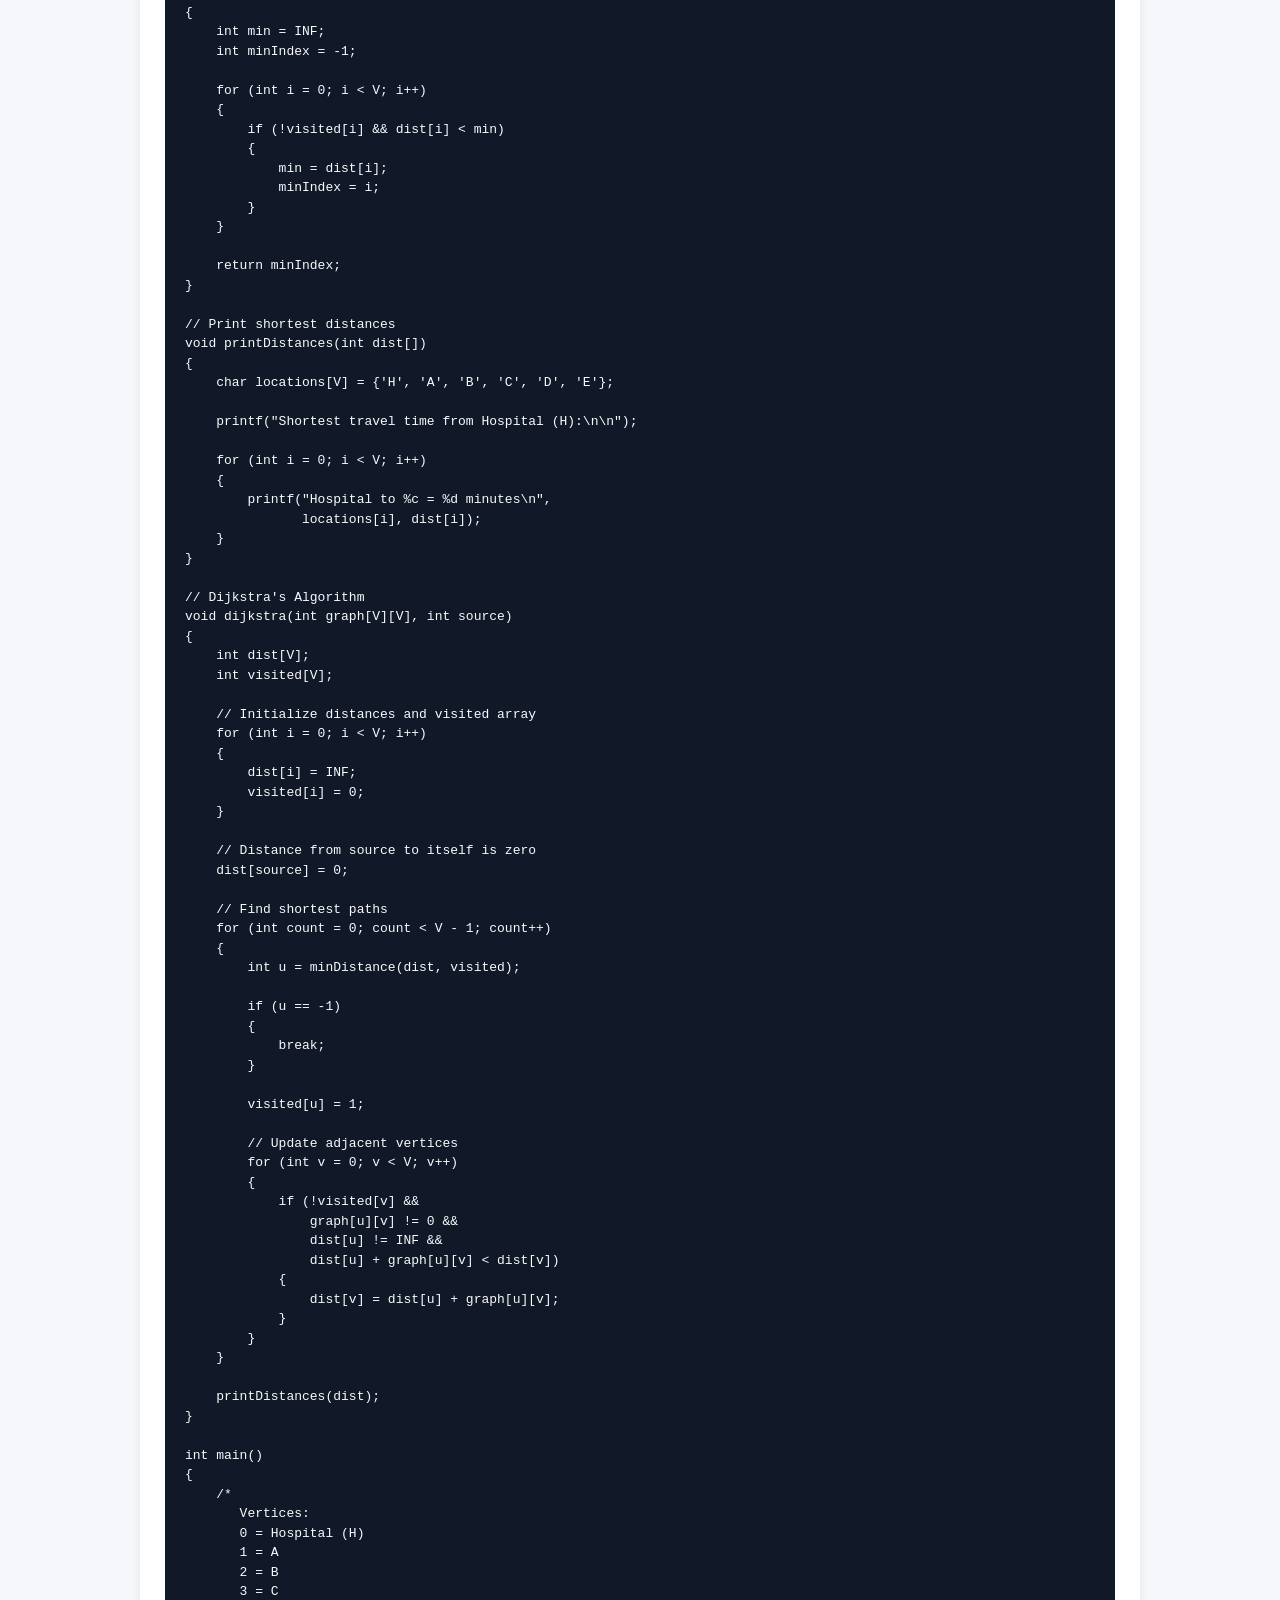
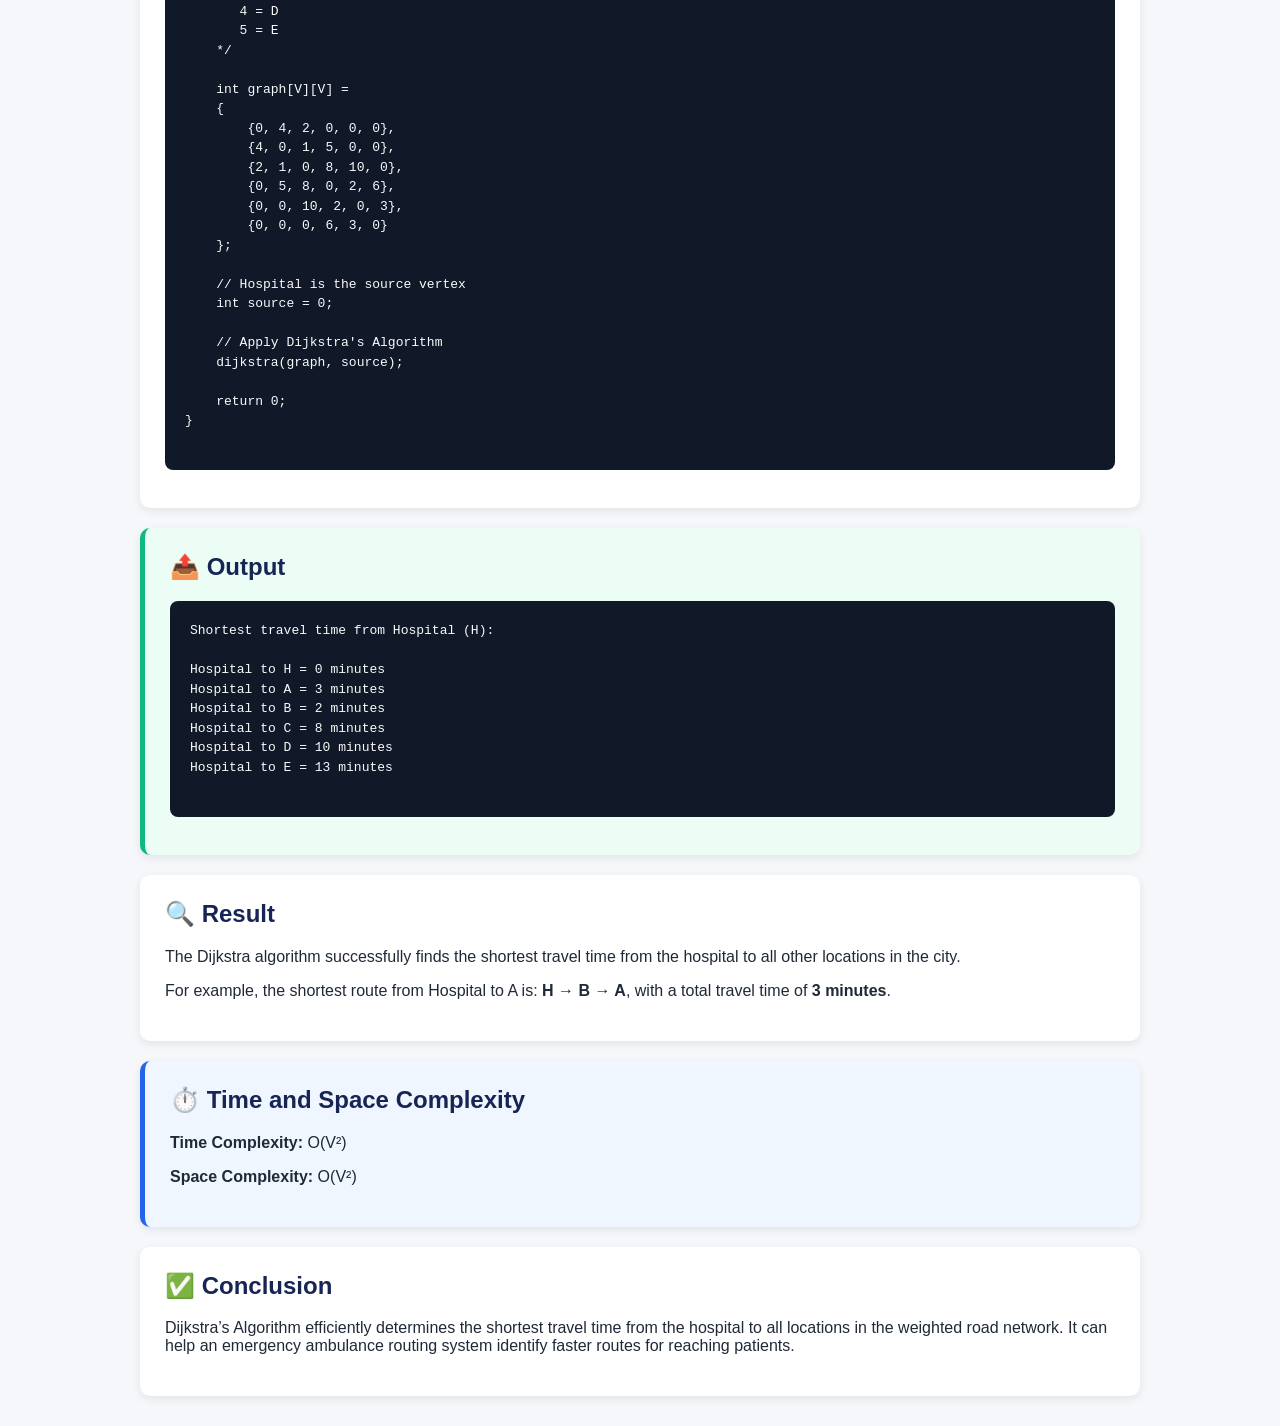
<file: Practical05.html>
<!DOCTYPE html>
<html lang="en">

<head>
    <meta charset="UTF-8">
    <meta name="viewport" content="width=device-width, initial-scale=1.0">

    <title>DAA Practical 5</title>

    <style>
        body {
            margin: 0;
            font-family: Arial, sans-serif;
            background: #f5f7fb;
            color: #1f2937;
        }

        .header {
            background: #172554;
            color: white;
            padding: 30px 20px;
            text-align: center;
        }

        .header h1 {
            margin: 0;
            font-size: 30px;
        }

        .header p {
            margin-top: 8px;
            font-size: 16px;
        }

        .container {
            max-width: 1000px;
            margin: 30px auto;
            padding: 0 20px;
        }

        .back-btn {
            display: inline-block;
            margin-bottom: 20px;
            padding: 10px 18px;
            background: #172554;
            color: white;
            text-decoration: none;
            border-radius: 6px;
        }

        .back-btn:hover {
            background: #1e3a8a;
        }

        .section {
            background: white;
            padding: 25px;
            margin-bottom: 20px;
            border-radius: 10px;
            box-shadow: 0 3px 10px rgba(0, 0, 0, 0.08);
        }

        .section h2 {
            color: #172554;
            margin-top: 0;
        }

        pre {
            background: #111827;
            color: #f9fafb;
            padding: 20px;
            border-radius: 8px;
            overflow-x: auto;
            line-height: 1.5;
        }

        .output {
            background: #ecfdf5;
            color: #065f46;
            border-left: 5px solid #10b981;
        }

        .complexity {
            background: #eff6ff;
            border-left: 5px solid #2563eb;
        }

        ul,
        ol {
            line-height: 1.8;
        }

        .graph {
            background: #f3f4f6;
            padding: 18px;
            border-radius: 8px;
            line-height: 1.8;
        }
    </style>
</head>

<body>

    <div class="header">
        <h1>📘 DAA Practical 5</h1>
        <p>Design and Analysis of Algorithms — Session 2026-27</p>
    </div>

    <div class="container">

        <a href="index.html" class="back-btn">← Back to Dashboard</a>

        <div class="section">
            <h2>🎯 Problem Statement</h2>

            <p>
                You are developing a real-time emergency ambulance routing
                system for Mumbai, one of India’s busiest metropolitan cities.
            </p>

            <p>
                Road intersections are represented as graph vertices.
                Roads are represented as weighted edges, where the weight
                indicates travel time affected by traffic density, road
                conditions, etc.
            </p>

            <p>
                When an emergency occurs, the system must compute the shortest
                travel time from the hospital to all locations in the city so
                that ambulances can reach patients as quickly as possible.
                Implement <b>Dijkstra’s Algorithm</b> to solve this problem.
            </p>
        </div>

        <div class="section">
            <h2>📋 Algorithm</h2>

            <ol>
                <li>Represent the city as a weighted graph.</li>
                <li>Choose the hospital as the source vertex.</li>
                <li>Initialize the distance of the source as 0 and all other distances as infinity.</li>
                <li>Mark all vertices as unvisited.</li>
                <li>Select the unvisited vertex with the smallest distance.</li>
                <li>Update the distance of its adjacent vertices if a shorter path is found.</li>
                <li>Mark the selected vertex as visited.</li>
                <li>Repeat the process until all vertices are visited.</li>
                <li>Display the shortest travel time from the hospital to every location.</li>
            </ol>
        </div>

        <div class="section">
            <h2>🗺️ Example Graph</h2>

            <div class="graph">
                <b>Locations:</b> Hospital (H), A, B, C, D, E
                <br><br>

                <b>Road Travel Times:</b>
                <br>
                H → A = 4
                <br>
                H → B = 2
                <br>
                A → B = 1
                <br>
                A → C = 5
                <br>
                B → C = 8
                <br>
                B → D = 10
                <br>
                C → D = 2
                <br>
                C → E = 6
                <br>
                D → E = 3
            </div>
        </div>

        <div class="section">
            <h2>💻 C Program</h2>

            <pre>
#include &lt;stdio.h&gt;

#define V 6
#define INF 9999

// Find the vertex with minimum distance
int minDistance(int dist[], int visited[])
{
    int min = INF;
    int minIndex = -1;

    for (int i = 0; i &lt; V; i++)
    {
        if (!visited[i] &amp;&amp; dist[i] &lt; min)
        {
            min = dist[i];
            minIndex = i;
        }
    }

    return minIndex;
}

// Print shortest distances
void printDistances(int dist[])
{
    char locations[V] = {'H', 'A', 'B', 'C', 'D', 'E'};

    printf("Shortest travel time from Hospital (H):\n\n");

    for (int i = 0; i &lt; V; i++)
    {
        printf("Hospital to %c = %d minutes\n",
               locations[i], dist[i]);
    }
}

// Dijkstra's Algorithm
void dijkstra(int graph[V][V], int source)
{
    int dist[V];
    int visited[V];

    // Initialize distances and visited array
    for (int i = 0; i &lt; V; i++)
    {
        dist[i] = INF;
        visited[i] = 0;
    }

    // Distance from source to itself is zero
    dist[source] = 0;

    // Find shortest paths
    for (int count = 0; count &lt; V - 1; count++)
    {
        int u = minDistance(dist, visited);

        if (u == -1)
        {
            break;
        }

        visited[u] = 1;

        // Update adjacent vertices
        for (int v = 0; v &lt; V; v++)
        {
            if (!visited[v] &amp;&amp;
                graph[u][v] != 0 &amp;&amp;
                dist[u] != INF &amp;&amp;
                dist[u] + graph[u][v] &lt; dist[v])
            {
                dist[v] = dist[u] + graph[u][v];
            }
        }
    }

    printDistances(dist);
}

int main()
{
    /*
       Vertices:
       0 = Hospital (H)
       1 = A
       2 = B
       3 = C
       4 = D
       5 = E
    */

    int graph[V][V] =
    {
        {0, 4, 2, 0, 0, 0},
        {4, 0, 1, 5, 0, 0},
        {2, 1, 0, 8, 10, 0},
        {0, 5, 8, 0, 2, 6},
        {0, 0, 10, 2, 0, 3},
        {0, 0, 0, 6, 3, 0}
    };

    // Hospital is the source vertex
    int source = 0;

    // Apply Dijkstra's Algorithm
    dijkstra(graph, source);

    return 0;
}
            </pre>
        </div>

        <div class="section output">
            <h2>📤 Output</h2>

            <pre>
Shortest travel time from Hospital (H):

Hospital to H = 0 minutes
Hospital to A = 3 minutes
Hospital to B = 2 minutes
Hospital to C = 8 minutes
Hospital to D = 10 minutes
Hospital to E = 13 minutes
            </pre>
        </div>

        <div class="section">
            <h2>🔍 Result</h2>

            <p>
                The Dijkstra algorithm successfully finds the shortest travel
                time from the hospital to all other locations in the city.
            </p>

            <p>
                For example, the shortest route from Hospital to A is:
                <b>H → B → A</b>, with a total travel time of
                <b>3 minutes</b>.
            </p>
        </div>

        <div class="section complexity">
            <h2>⏱️ Time and Space Complexity</h2>

            <p>
                <b>Time Complexity:</b> O(V²)
            </p>

            <p>
                <b>Space Complexity:</b> O(V²)
            </p>
        </div>

        <div class="section">
            <h2>✅ Conclusion</h2>

            <p>
                Dijkstra’s Algorithm efficiently determines the shortest
                travel time from the hospital to all locations in the
                weighted road network. It can help an emergency ambulance
                routing system identify faster routes for reaching patients.
            </p>
        </div>

    </div>

</body>
</html>
</file>
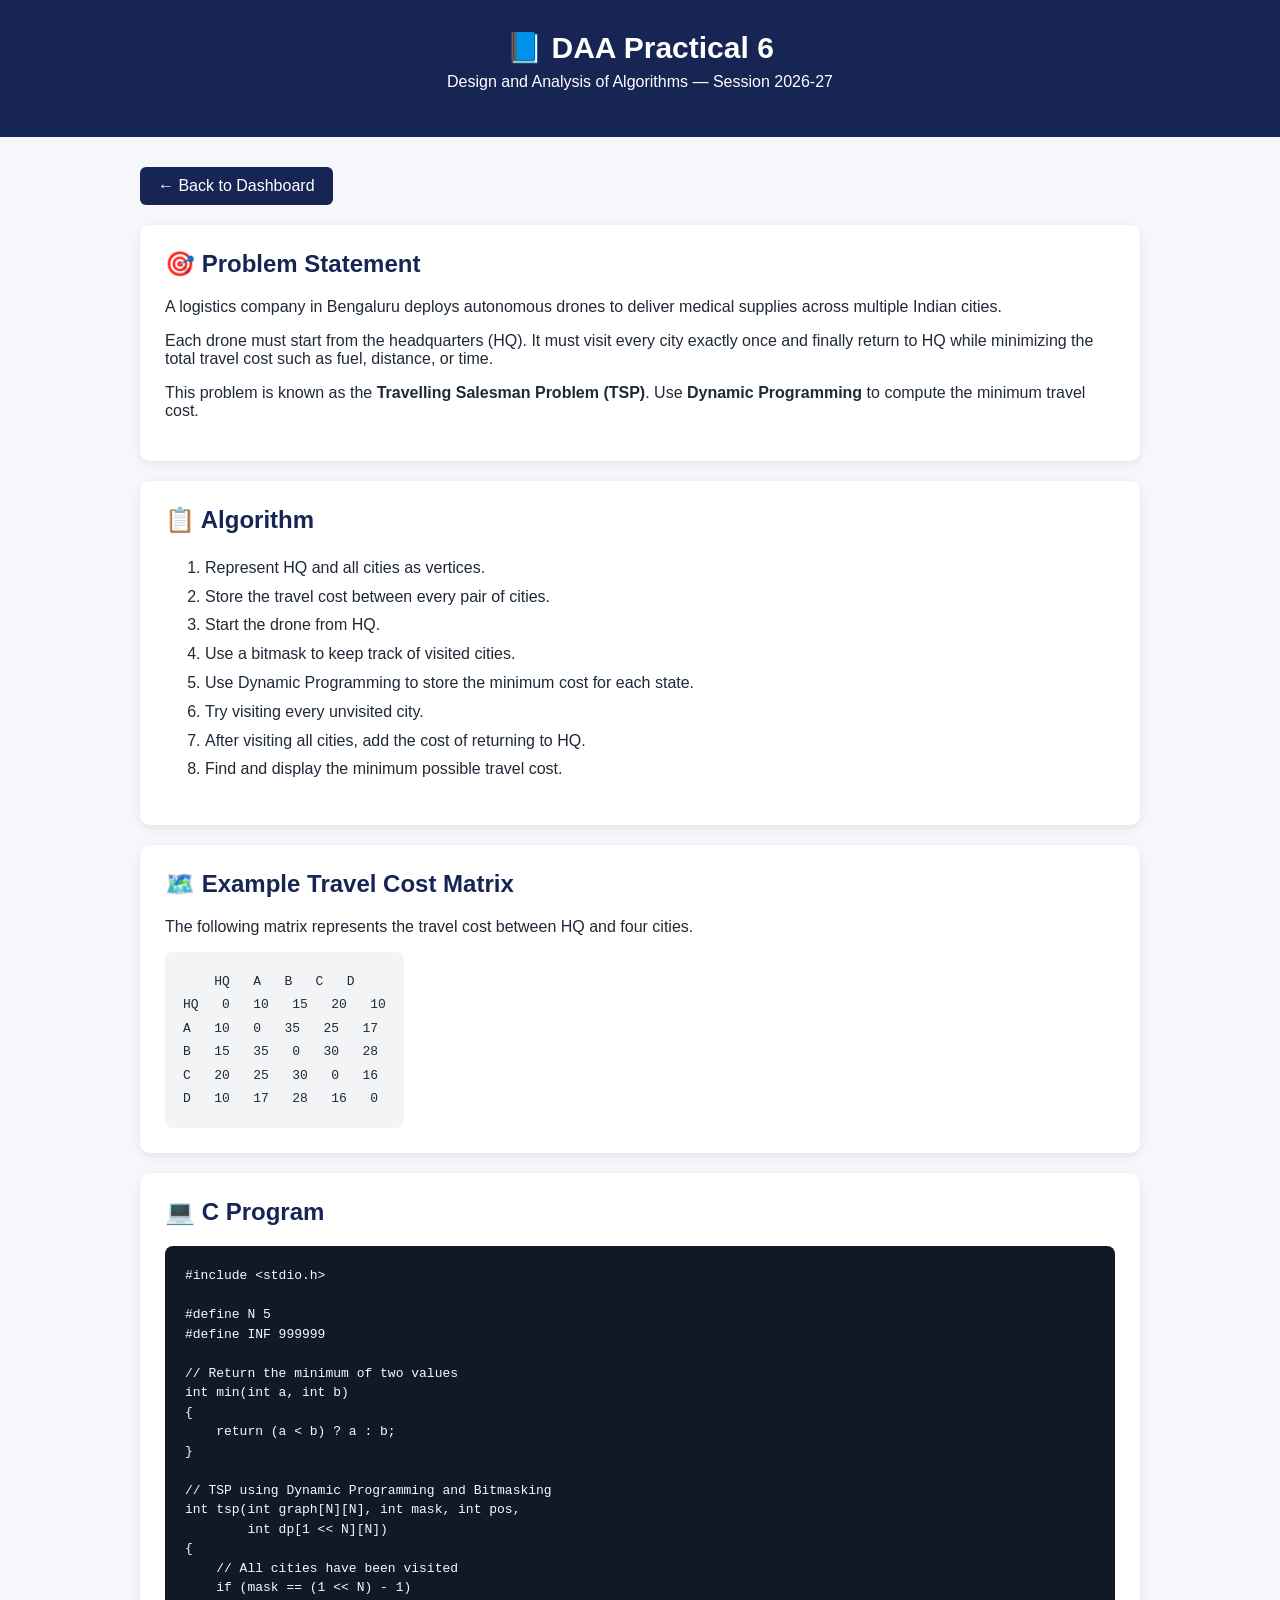
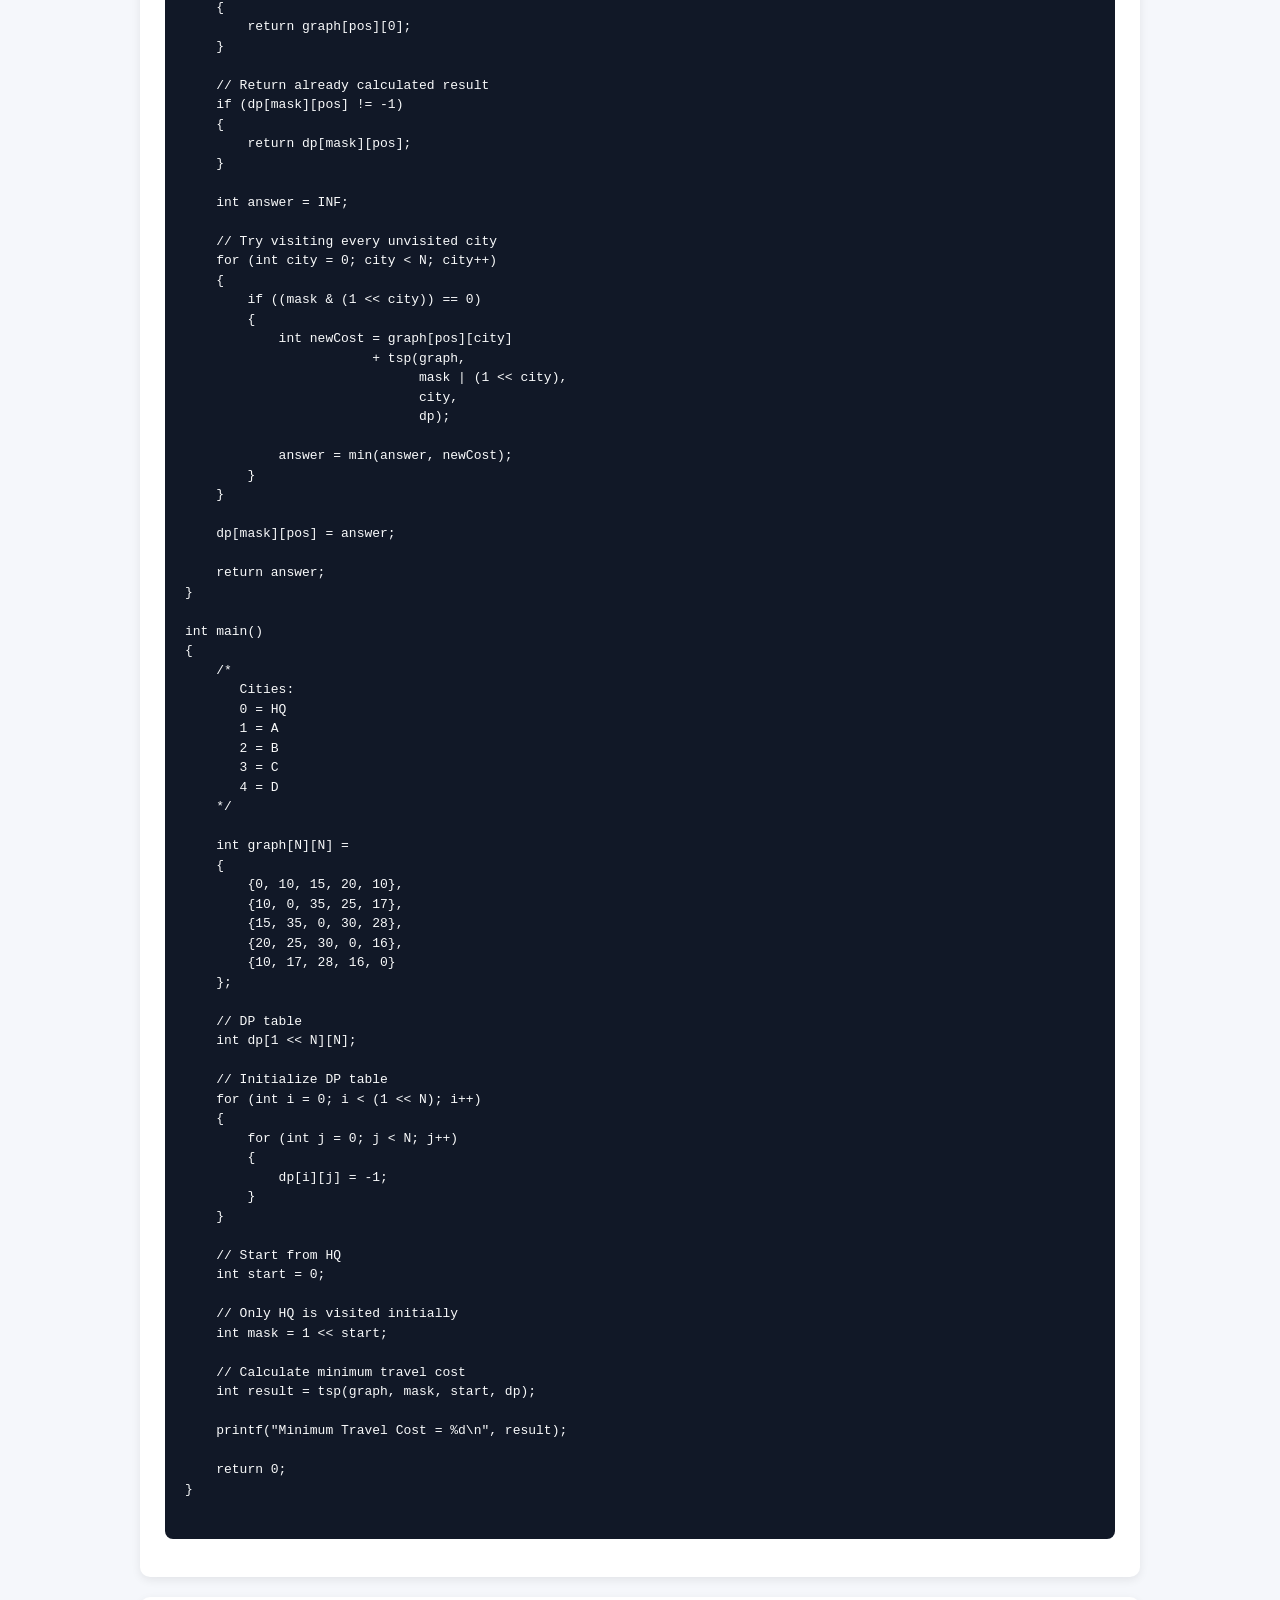
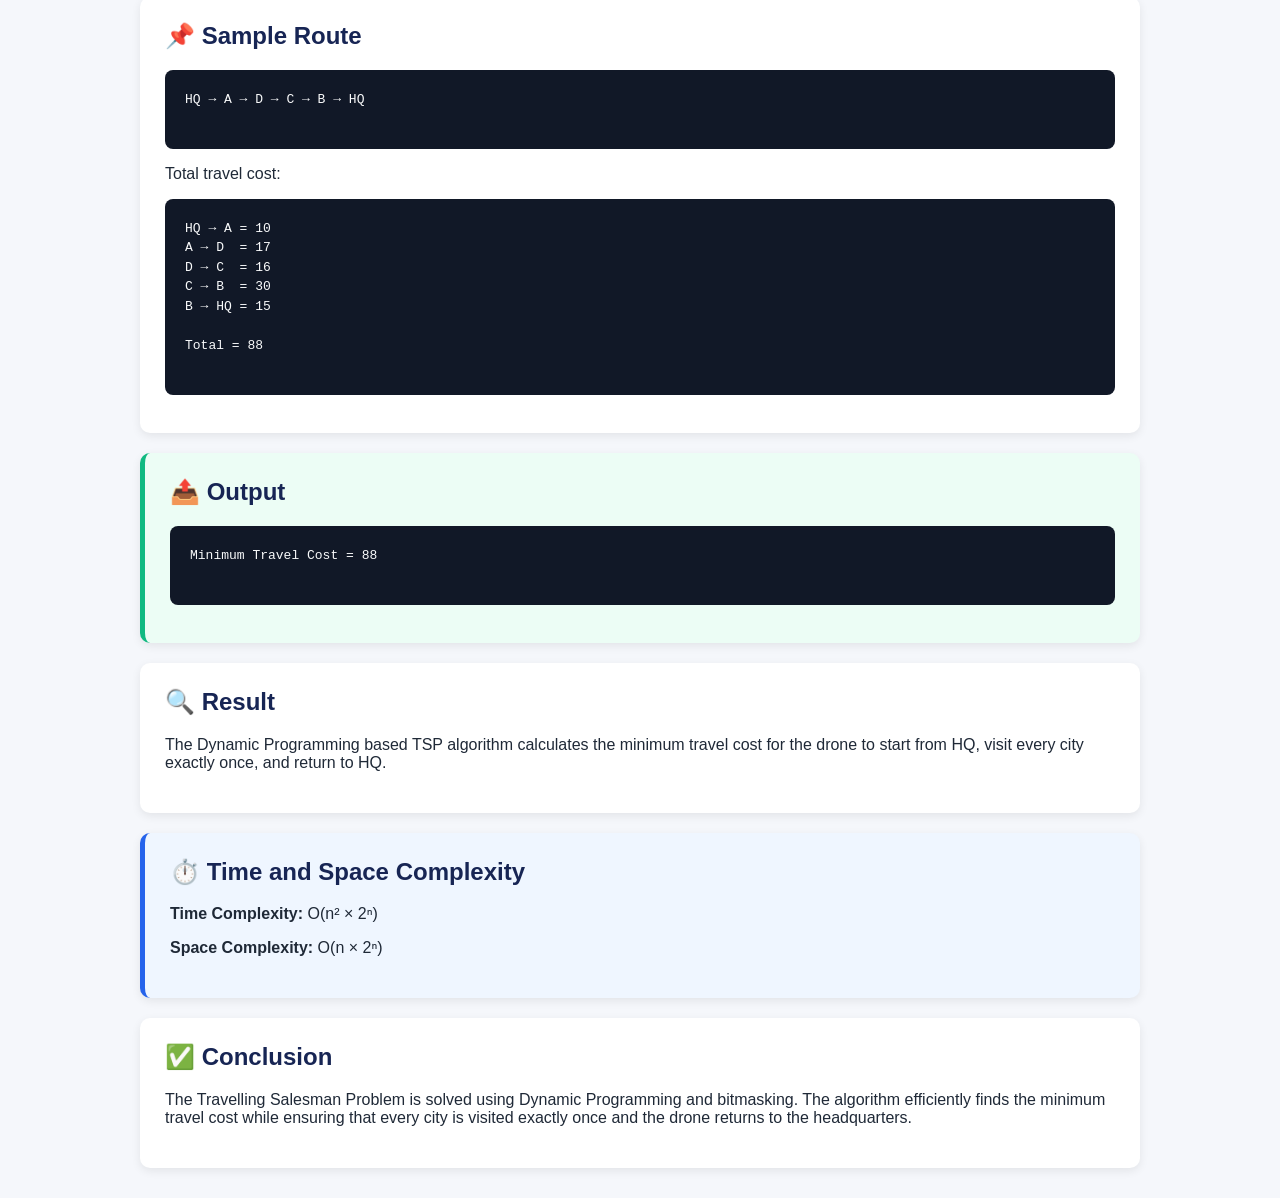
<file: Practical06.html>
<!DOCTYPE html>
<html lang="en">

<head>
    <meta charset="UTF-8">
    <meta name="viewport" content="width=device-width, initial-scale=1.0">

    <title>DAA Practical 6</title>

    <style>
        body {
            margin: 0;
            font-family: Arial, sans-serif;
            background: #f5f7fb;
            color: #1f2937;
        }

        .header {
            background: #172554;
            color: white;
            padding: 30px 20px;
            text-align: center;
        }

        .header h1 {
            margin: 0;
            font-size: 30px;
        }

        .header p {
            margin-top: 8px;
            font-size: 16px;
        }

        .container {
            max-width: 1000px;
            margin: 30px auto;
            padding: 0 20px;
        }

        .back-btn {
            display: inline-block;
            margin-bottom: 20px;
            padding: 10px 18px;
            background: #172554;
            color: white;
            text-decoration: none;
            border-radius: 6px;
        }

        .back-btn:hover {
            background: #1e3a8a;
        }

        .section {
            background: white;
            padding: 25px;
            margin-bottom: 20px;
            border-radius: 10px;
            box-shadow: 0 3px 10px rgba(0, 0, 0, 0.08);
        }

        .section h2 {
            color: #172554;
            margin-top: 0;
        }

        pre {
            background: #111827;
            color: #f9fafb;
            padding: 20px;
            border-radius: 8px;
            overflow-x: auto;
            line-height: 1.5;
        }

        .output {
            background: #ecfdf5;
            color: #065f46;
            border-left: 5px solid #10b981;
        }

        .complexity {
            background: #eff6ff;
            border-left: 5px solid #2563eb;
        }

        ul,
        ol {
            line-height: 1.8;
        }

        .matrix {
            font-family: monospace;
            background: #f3f4f6;
            padding: 18px;
            border-radius: 8px;
            display: inline-block;
            line-height: 1.8;
        }
    </style>
</head>

<body>

    <div class="header">
        <h1>📘 DAA Practical 6</h1>
        <p>Design and Analysis of Algorithms — Session 2026-27</p>
    </div>

    <div class="container">

        <a href="index.html" class="back-btn">← Back to Dashboard</a>

        <div class="section">
            <h2>🎯 Problem Statement</h2>

            <p>
                A logistics company in Bengaluru deploys autonomous drones
                to deliver medical supplies across multiple Indian cities.
            </p>

            <p>
                Each drone must start from the headquarters (HQ). It must
                visit every city exactly once and finally return to HQ while
                minimizing the total travel cost such as fuel, distance, or
                time.
            </p>

            <p>
                This problem is known as the
                <b>Travelling Salesman Problem (TSP)</b>.
                Use <b>Dynamic Programming</b> to compute the minimum travel
                cost.
            </p>
        </div>

        <div class="section">
            <h2>📋 Algorithm</h2>

            <ol>
                <li>Represent HQ and all cities as vertices.</li>
                <li>Store the travel cost between every pair of cities.</li>
                <li>Start the drone from HQ.</li>
                <li>Use a bitmask to keep track of visited cities.</li>
                <li>Use Dynamic Programming to store the minimum cost for each state.</li>
                <li>Try visiting every unvisited city.</li>
                <li>After visiting all cities, add the cost of returning to HQ.</li>
                <li>Find and display the minimum possible travel cost.</li>
            </ol>
        </div>

        <div class="section">
            <h2>🗺️ Example Travel Cost Matrix</h2>

            <p>
                The following matrix represents the travel cost between HQ
                and four cities.
            </p>

            <div class="matrix">
                &nbsp;&nbsp;&nbsp;&nbsp;HQ &nbsp; A &nbsp; B &nbsp; C &nbsp; D<br>
                HQ &nbsp; 0 &nbsp; 10 &nbsp; 15 &nbsp; 20 &nbsp; 10<br>
                A &nbsp; 10 &nbsp; 0 &nbsp; 35 &nbsp; 25 &nbsp; 17<br>
                B &nbsp; 15 &nbsp; 35 &nbsp; 0 &nbsp; 30 &nbsp; 28<br>
                C &nbsp; 20 &nbsp; 25 &nbsp; 30 &nbsp; 0 &nbsp; 16<br>
                D &nbsp; 10 &nbsp; 17 &nbsp; 28 &nbsp; 16 &nbsp; 0
            </div>
        </div>

        <div class="section">
            <h2>💻 C Program</h2>

            <pre>
#include &lt;stdio.h&gt;

#define N 5
#define INF 999999

// Return the minimum of two values
int min(int a, int b)
{
    return (a &lt; b) ? a : b;
}

// TSP using Dynamic Programming and Bitmasking
int tsp(int graph[N][N], int mask, int pos,
        int dp[1 &lt;&lt; N][N])
{
    // All cities have been visited
    if (mask == (1 &lt;&lt; N) - 1)
    {
        return graph[pos][0];
    }

    // Return already calculated result
    if (dp[mask][pos] != -1)
    {
        return dp[mask][pos];
    }

    int answer = INF;

    // Try visiting every unvisited city
    for (int city = 0; city &lt; N; city++)
    {
        if ((mask &amp; (1 &lt;&lt; city)) == 0)
        {
            int newCost = graph[pos][city]
                        + tsp(graph,
                              mask | (1 &lt;&lt; city),
                              city,
                              dp);

            answer = min(answer, newCost);
        }
    }

    dp[mask][pos] = answer;

    return answer;
}

int main()
{
    /*
       Cities:
       0 = HQ
       1 = A
       2 = B
       3 = C
       4 = D
    */

    int graph[N][N] =
    {
        {0, 10, 15, 20, 10},
        {10, 0, 35, 25, 17},
        {15, 35, 0, 30, 28},
        {20, 25, 30, 0, 16},
        {10, 17, 28, 16, 0}
    };

    // DP table
    int dp[1 &lt;&lt; N][N];

    // Initialize DP table
    for (int i = 0; i &lt; (1 &lt;&lt; N); i++)
    {
        for (int j = 0; j &lt; N; j++)
        {
            dp[i][j] = -1;
        }
    }

    // Start from HQ
    int start = 0;

    // Only HQ is visited initially
    int mask = 1 &lt;&lt; start;

    // Calculate minimum travel cost
    int result = tsp(graph, mask, start, dp);

    printf("Minimum Travel Cost = %d\n", result);

    return 0;
}
            </pre>
        </div>

        <div class="section">
            <h2>📌 Sample Route</h2>

            <pre>
HQ → A → D → C → B → HQ
            </pre>

            <p>
                Total travel cost:
            </p>

            <pre>
HQ → A = 10
A → D  = 17
D → C  = 16
C → B  = 30
B → HQ = 15

Total = 88
            </pre>
        </div>

        <div class="section output">
            <h2>📤 Output</h2>

            <pre>
Minimum Travel Cost = 88
            </pre>
        </div>

        <div class="section">
            <h2>🔍 Result</h2>

            <p>
                The Dynamic Programming based TSP algorithm calculates the
                minimum travel cost for the drone to start from HQ, visit
                every city exactly once, and return to HQ.
            </p>
        </div>

        <div class="section complexity">
            <h2>⏱️ Time and Space Complexity</h2>

            <p>
                <b>Time Complexity:</b> O(n² × 2ⁿ)
            </p>

            <p>
                <b>Space Complexity:</b> O(n × 2ⁿ)
            </p>
        </div>

        <div class="section">
            <h2>✅ Conclusion</h2>

            <p>
                The Travelling Salesman Problem is solved using Dynamic
                Programming and bitmasking. The algorithm efficiently finds
                the minimum travel cost while ensuring that every city is
                visited exactly once and the drone returns to the
                headquarters.
            </p>
        </div>

    </div>

</body>
</html>
</file>
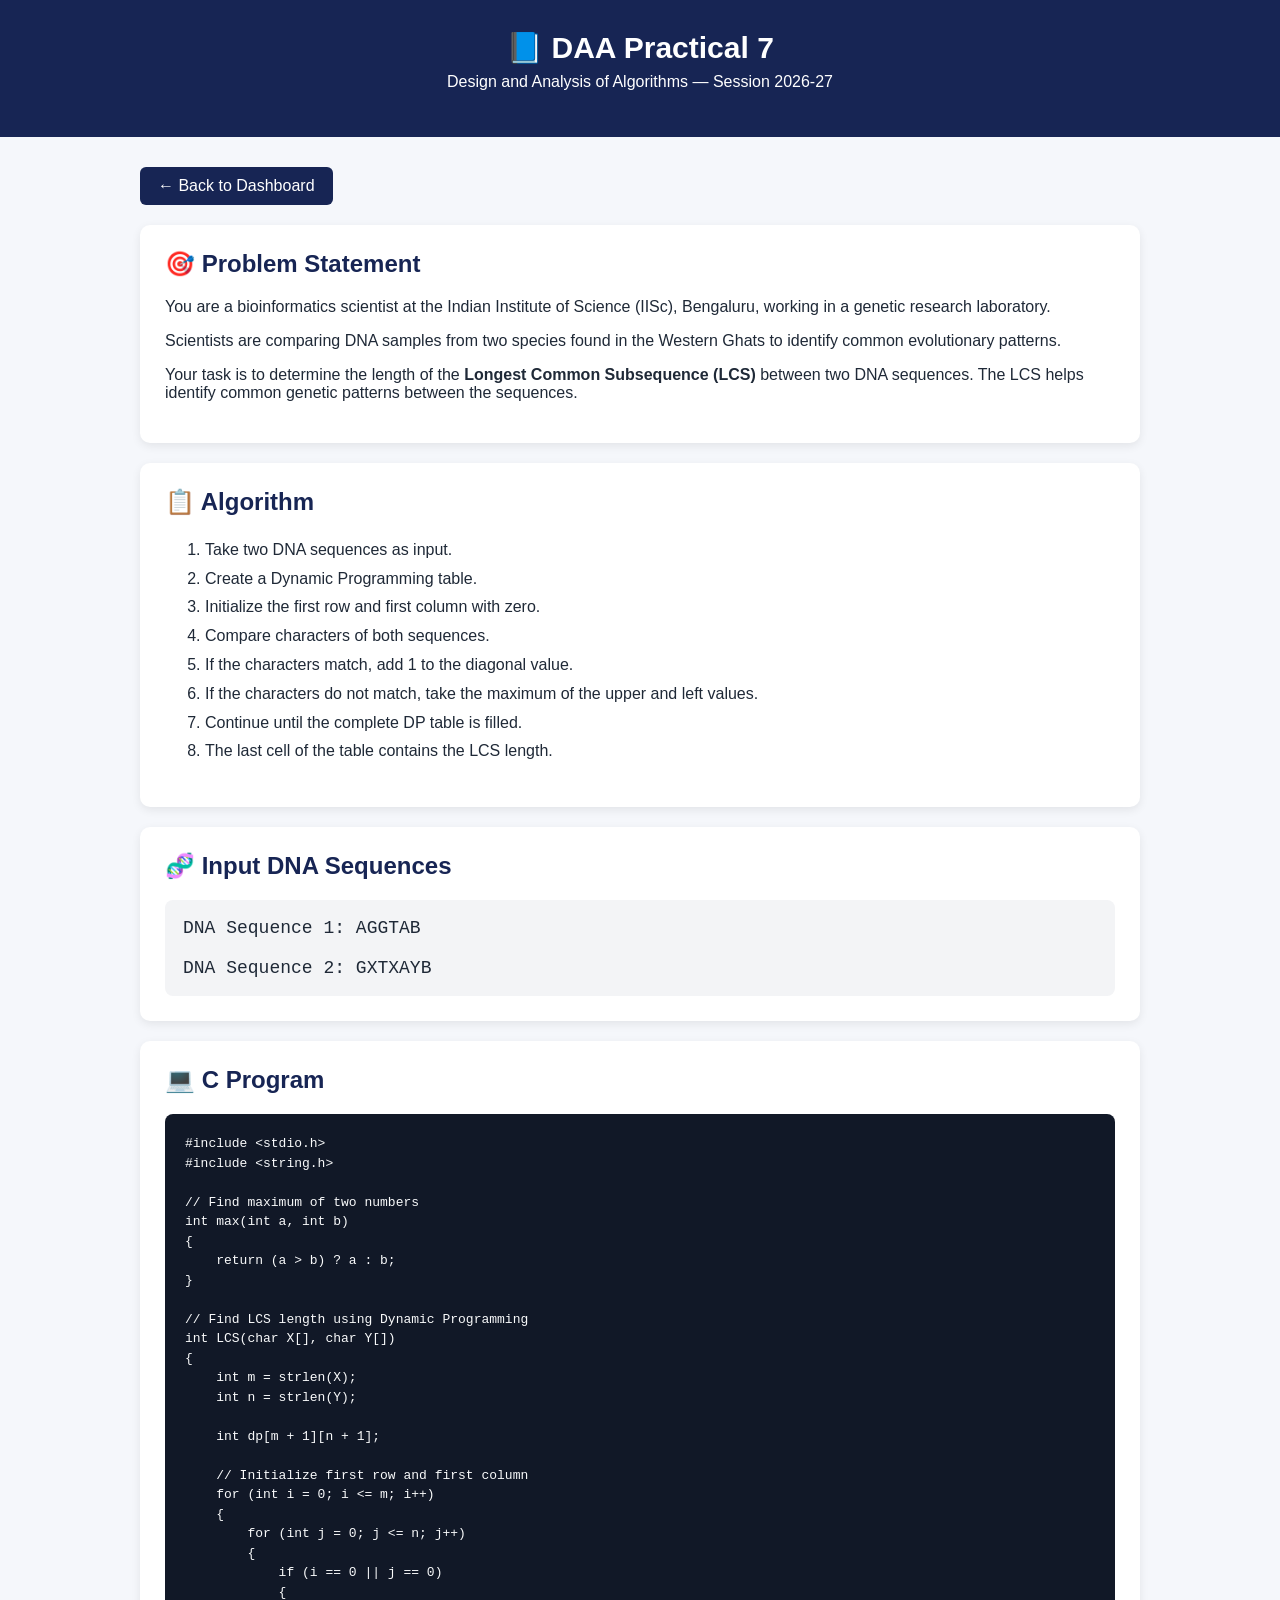
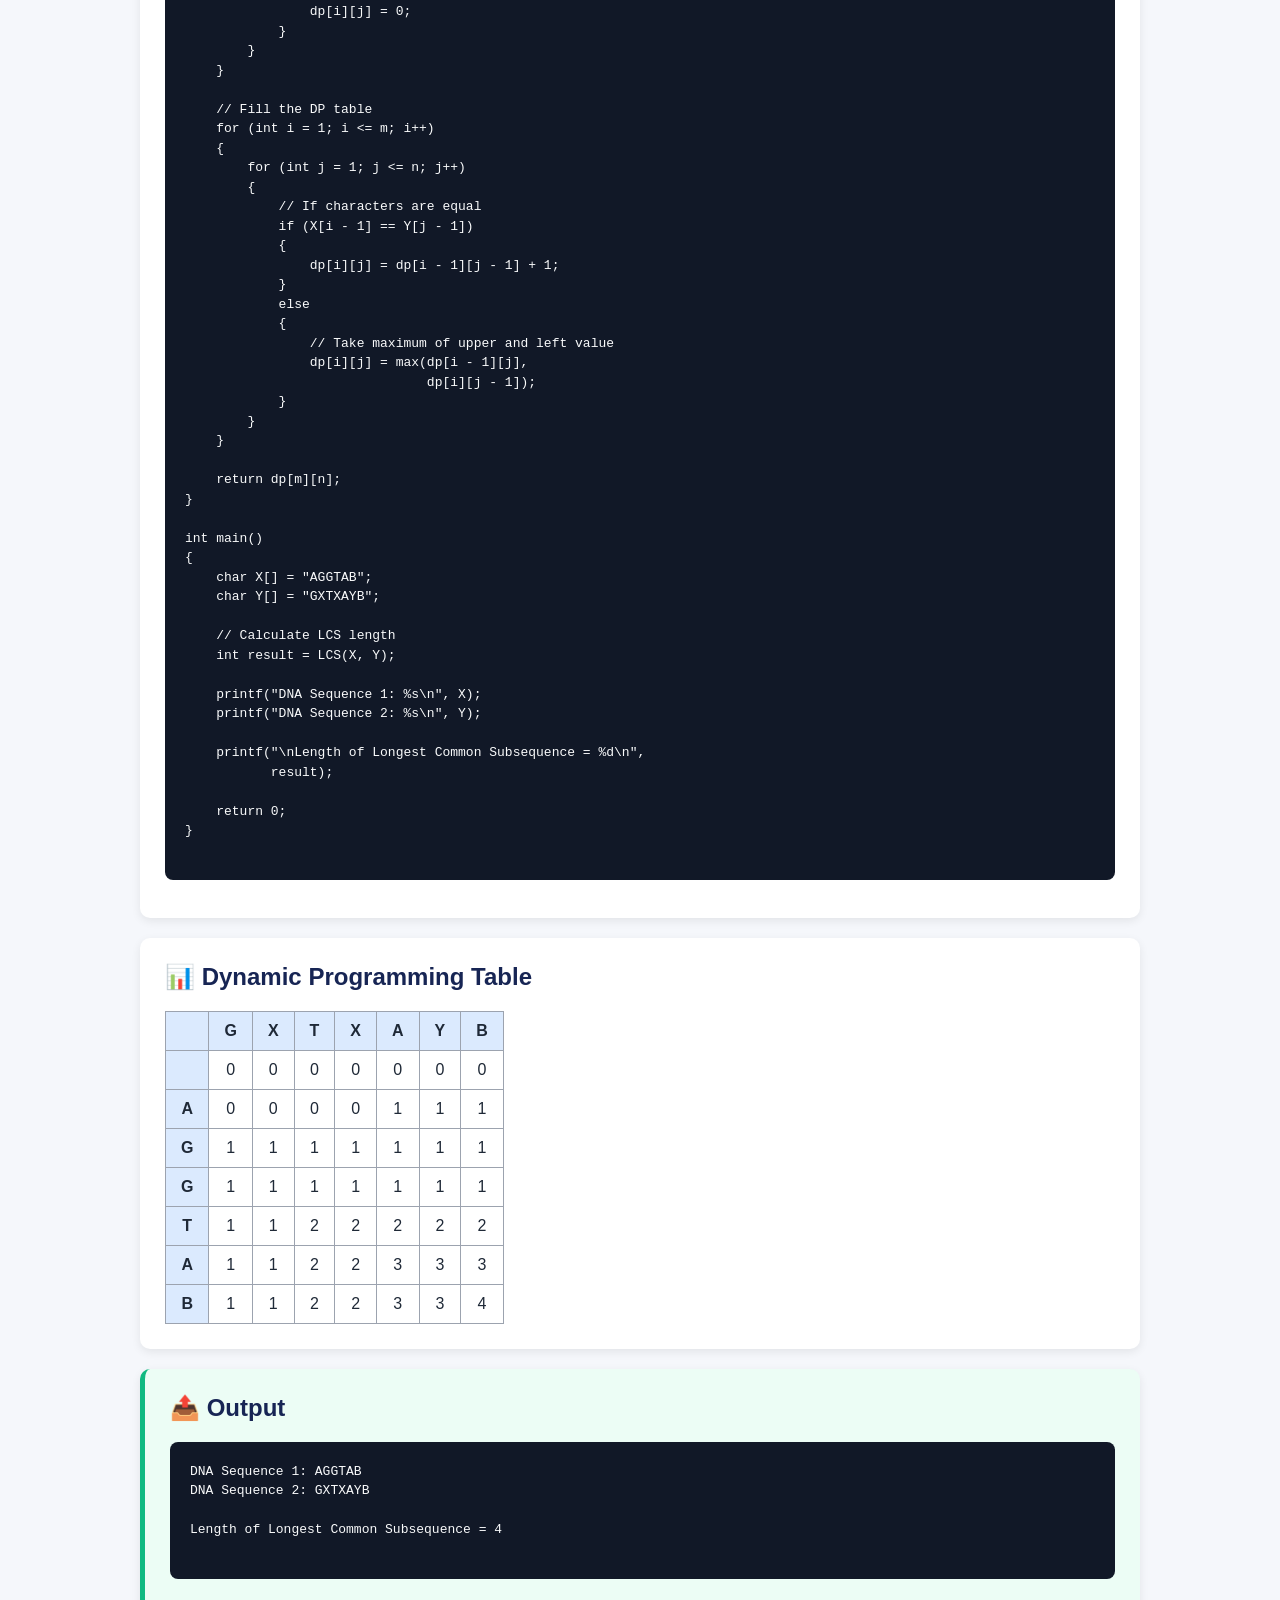
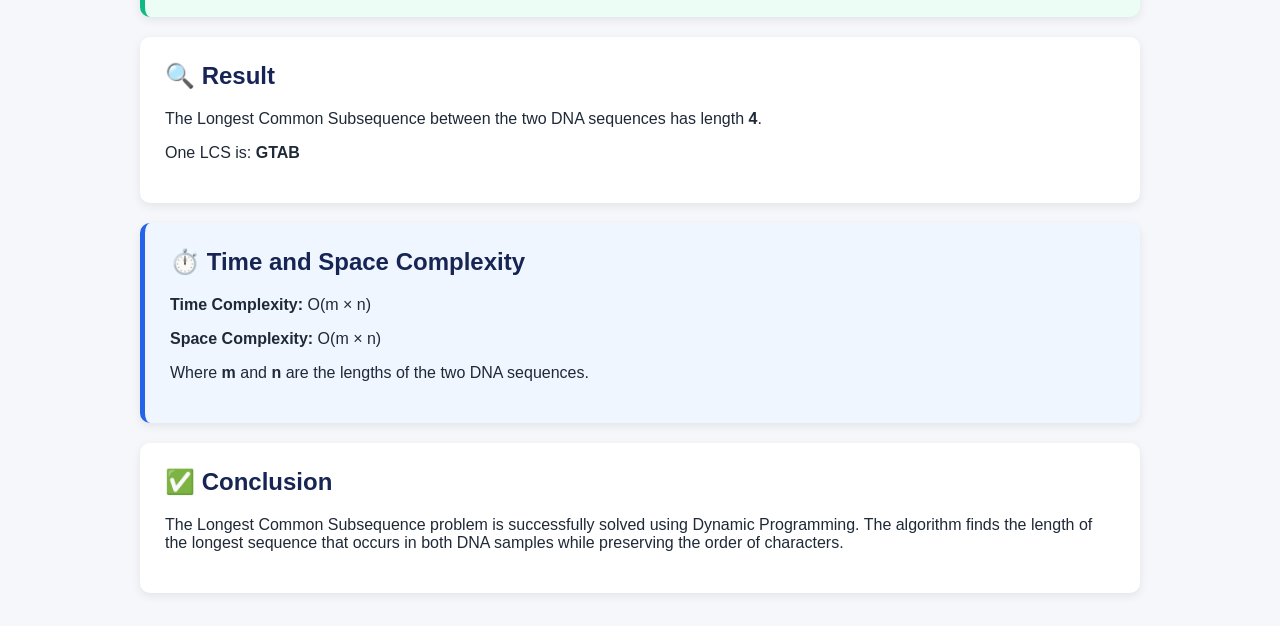
<file: Practical07.html>
<!DOCTYPE html>
<html lang="en">

<head>
    <meta charset="UTF-8">
    <meta name="viewport" content="width=device-width, initial-scale=1.0">

    <title>DAA Practical 7</title>

    <style>
        body {
            margin: 0;
            font-family: Arial, sans-serif;
            background: #f5f7fb;
            color: #1f2937;
        }

        .header {
            background: #172554;
            color: white;
            padding: 30px 20px;
            text-align: center;
        }

        .header h1 {
            margin: 0;
            font-size: 30px;
        }

        .header p {
            margin-top: 8px;
            font-size: 16px;
        }

        .container {
            max-width: 1000px;
            margin: 30px auto;
            padding: 0 20px;
        }

        .back-btn {
            display: inline-block;
            margin-bottom: 20px;
            padding: 10px 18px;
            background: #172554;
            color: white;
            text-decoration: none;
            border-radius: 6px;
        }

        .back-btn:hover {
            background: #1e3a8a;
        }

        .section {
            background: white;
            padding: 25px;
            margin-bottom: 20px;
            border-radius: 10px;
            box-shadow: 0 3px 10px rgba(0, 0, 0, 0.08);
        }

        .section h2 {
            color: #172554;
            margin-top: 0;
        }

        pre {
            background: #111827;
            color: #f9fafb;
            padding: 20px;
            border-radius: 8px;
            overflow-x: auto;
            line-height: 1.5;
        }

        .output {
            background: #ecfdf5;
            color: #065f46;
            border-left: 5px solid #10b981;
        }

        .complexity {
            background: #eff6ff;
            border-left: 5px solid #2563eb;
        }

        ul,
        ol {
            line-height: 1.8;
        }

        .sequence {
            background: #f3f4f6;
            padding: 18px;
            border-radius: 8px;
            font-family: monospace;
            font-size: 18px;
        }

        table {
            border-collapse: collapse;
            margin-top: 15px;
        }

        th,
        td {
            border: 1px solid #9ca3af;
            padding: 10px 15px;
            text-align: center;
        }

        th {
            background: #dbeafe;
        }
    </style>
</head>

<body>

    <div class="header">
        <h1>📘 DAA Practical 7</h1>
        <p>Design and Analysis of Algorithms — Session 2026-27</p>
    </div>

    <div class="container">

        <a href="index.html" class="back-btn">← Back to Dashboard</a>

        <div class="section">
            <h2>🎯 Problem Statement</h2>

            <p>
                You are a bioinformatics scientist at the Indian Institute
                of Science (IISc), Bengaluru, working in a genetic research
                laboratory.
            </p>

            <p>
                Scientists are comparing DNA samples from two species found
                in the Western Ghats to identify common evolutionary patterns.
            </p>

            <p>
                Your task is to determine the length of the
                <b>Longest Common Subsequence (LCS)</b> between two DNA
                sequences. The LCS helps identify common genetic patterns
                between the sequences.
            </p>
        </div>

        <div class="section">
            <h2>📋 Algorithm</h2>

            <ol>
                <li>Take two DNA sequences as input.</li>
                <li>Create a Dynamic Programming table.</li>
                <li>Initialize the first row and first column with zero.</li>
                <li>Compare characters of both sequences.</li>
                <li>If the characters match, add 1 to the diagonal value.</li>
                <li>If the characters do not match, take the maximum of the upper and left values.</li>
                <li>Continue until the complete DP table is filled.</li>
                <li>The last cell of the table contains the LCS length.</li>
            </ol>
        </div>

        <div class="section">
            <h2>🧬 Input DNA Sequences</h2>

            <div class="sequence">
                DNA Sequence 1: AGGTAB
                <br><br>
                DNA Sequence 2: GXTXAYB
            </div>
        </div>

        <div class="section">
            <h2>💻 C Program</h2>

            <pre>
#include &lt;stdio.h&gt;
#include &lt;string.h&gt;

// Find maximum of two numbers
int max(int a, int b)
{
    return (a &gt; b) ? a : b;
}

// Find LCS length using Dynamic Programming
int LCS(char X[], char Y[])
{
    int m = strlen(X);
    int n = strlen(Y);

    int dp[m + 1][n + 1];

    // Initialize first row and first column
    for (int i = 0; i &lt;= m; i++)
    {
        for (int j = 0; j &lt;= n; j++)
        {
            if (i == 0 || j == 0)
            {
                dp[i][j] = 0;
            }
        }
    }

    // Fill the DP table
    for (int i = 1; i &lt;= m; i++)
    {
        for (int j = 1; j &lt;= n; j++)
        {
            // If characters are equal
            if (X[i - 1] == Y[j - 1])
            {
                dp[i][j] = dp[i - 1][j - 1] + 1;
            }
            else
            {
                // Take maximum of upper and left value
                dp[i][j] = max(dp[i - 1][j],
                               dp[i][j - 1]);
            }
        }
    }

    return dp[m][n];
}

int main()
{
    char X[] = "AGGTAB";
    char Y[] = "GXTXAYB";

    // Calculate LCS length
    int result = LCS(X, Y);

    printf("DNA Sequence 1: %s\n", X);
    printf("DNA Sequence 2: %s\n", Y);

    printf("\nLength of Longest Common Subsequence = %d\n",
           result);

    return 0;
}
            </pre>
        </div>

        <div class="section">
            <h2>📊 Dynamic Programming Table</h2>

            <table>
                <tr>
                    <th></th>
                    <th>G</th>
                    <th>X</th>
                    <th>T</th>
                    <th>X</th>
                    <th>A</th>
                    <th>Y</th>
                    <th>B</th>
                </tr>

                <tr>
                    <th></th>
                    <td>0</td>
                    <td>0</td>
                    <td>0</td>
                    <td>0</td>
                    <td>0</td>
                    <td>0</td>
                    <td>0</td>
                </tr>

                <tr>
                    <th>A</th>
                    <td>0</td>
                    <td>0</td>
                    <td>0</td>
                    <td>0</td>
                    <td>1</td>
                    <td>1</td>
                    <td>1</td>
                </tr>

                <tr>
                    <th>G</th>
                    <td>1</td>
                    <td>1</td>
                    <td>1</td>
                    <td>1</td>
                    <td>1</td>
                    <td>1</td>
                    <td>1</td>
                </tr>

                <tr>
                    <th>G</th>
                    <td>1</td>
                    <td>1</td>
                    <td>1</td>
                    <td>1</td>
                    <td>1</td>
                    <td>1</td>
                    <td>1</td>
                </tr>

                <tr>
                    <th>T</th>
                    <td>1</td>
                    <td>1</td>
                    <td>2</td>
                    <td>2</td>
                    <td>2</td>
                    <td>2</td>
                    <td>2</td>
                </tr>

                <tr>
                    <th>A</th>
                    <td>1</td>
                    <td>1</td>
                    <td>2</td>
                    <td>2</td>
                    <td>3</td>
                    <td>3</td>
                    <td>3</td>
                </tr>

                <tr>
                    <th>B</th>
                    <td>1</td>
                    <td>1</td>
                    <td>2</td>
                    <td>2</td>
                    <td>3</td>
                    <td>3</td>
                    <td>4</td>
                </tr>
            </table>
        </div>

        <div class="section output">
            <h2>📤 Output</h2>

            <pre>
DNA Sequence 1: AGGTAB
DNA Sequence 2: GXTXAYB

Length of Longest Common Subsequence = 4
            </pre>
        </div>

        <div class="section">
            <h2>🔍 Result</h2>

            <p>
                The Longest Common Subsequence between the two DNA sequences
                has length <b>4</b>.
            </p>

            <p>
                One LCS is:
                <b>GTAB</b>
            </p>
        </div>

        <div class="section complexity">
            <h2>⏱️ Time and Space Complexity</h2>

            <p>
                <b>Time Complexity:</b> O(m × n)
            </p>

            <p>
                <b>Space Complexity:</b> O(m × n)
            </p>

            <p>
                Where <b>m</b> and <b>n</b> are the lengths of the two
                DNA sequences.
            </p>
        </div>

        <div class="section">
            <h2>✅ Conclusion</h2>

            <p>
                The Longest Common Subsequence problem is successfully solved
                using Dynamic Programming. The algorithm finds the length of
                the longest sequence that occurs in both DNA samples while
                preserving the order of characters.
            </p>
        </div>

    </div>

</body>
</html>
</file>
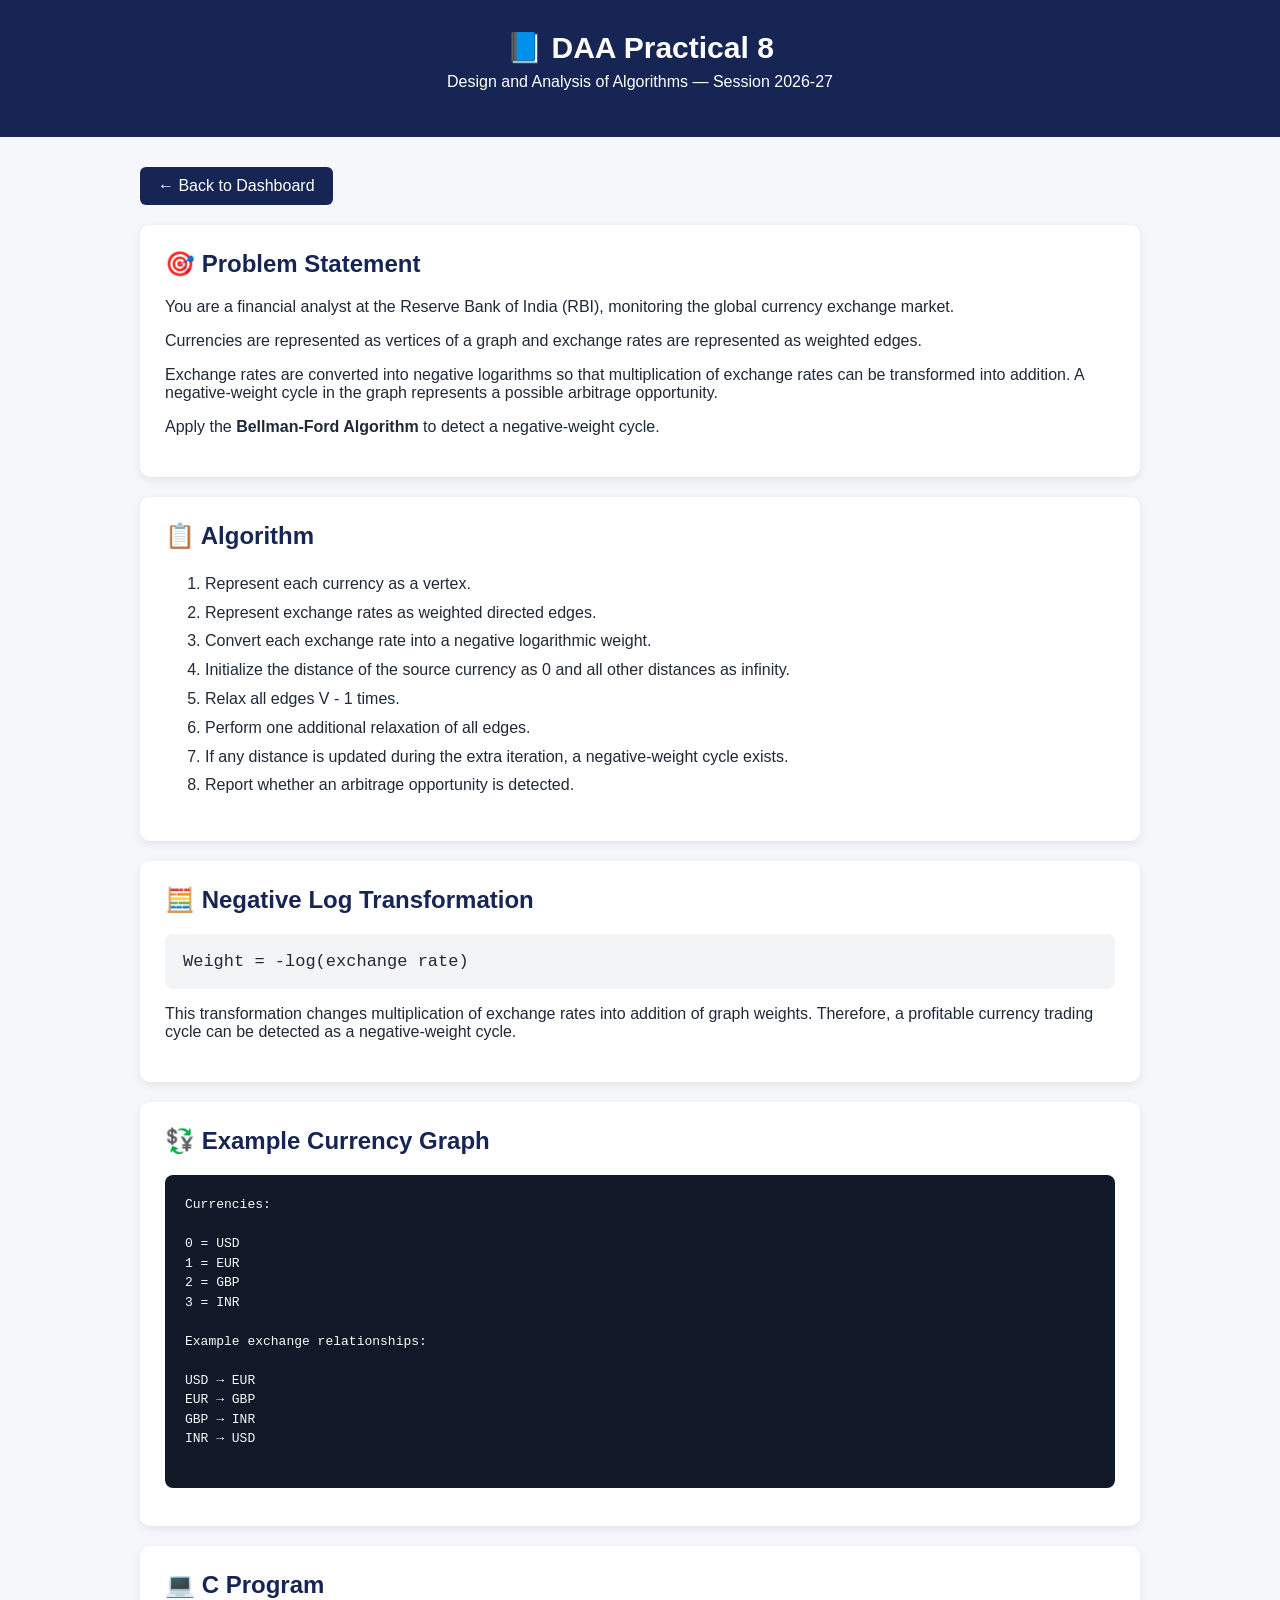
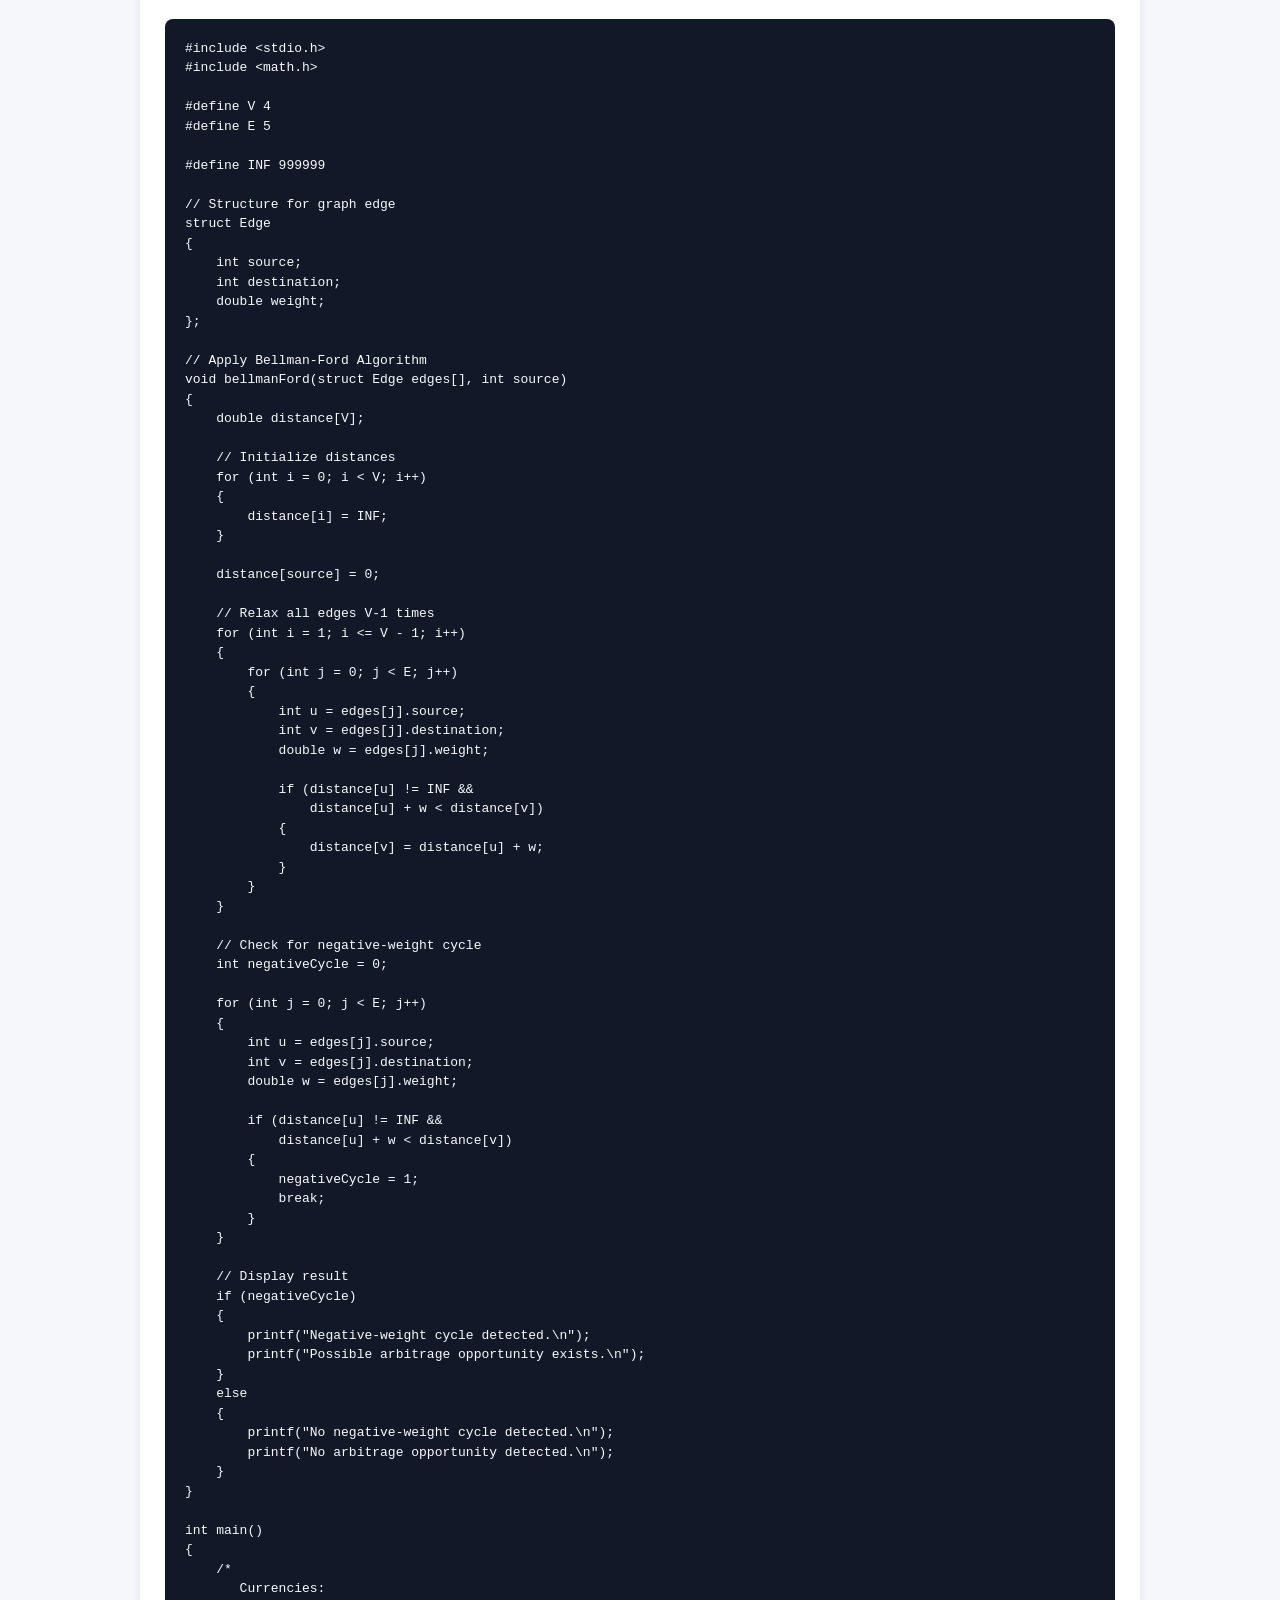
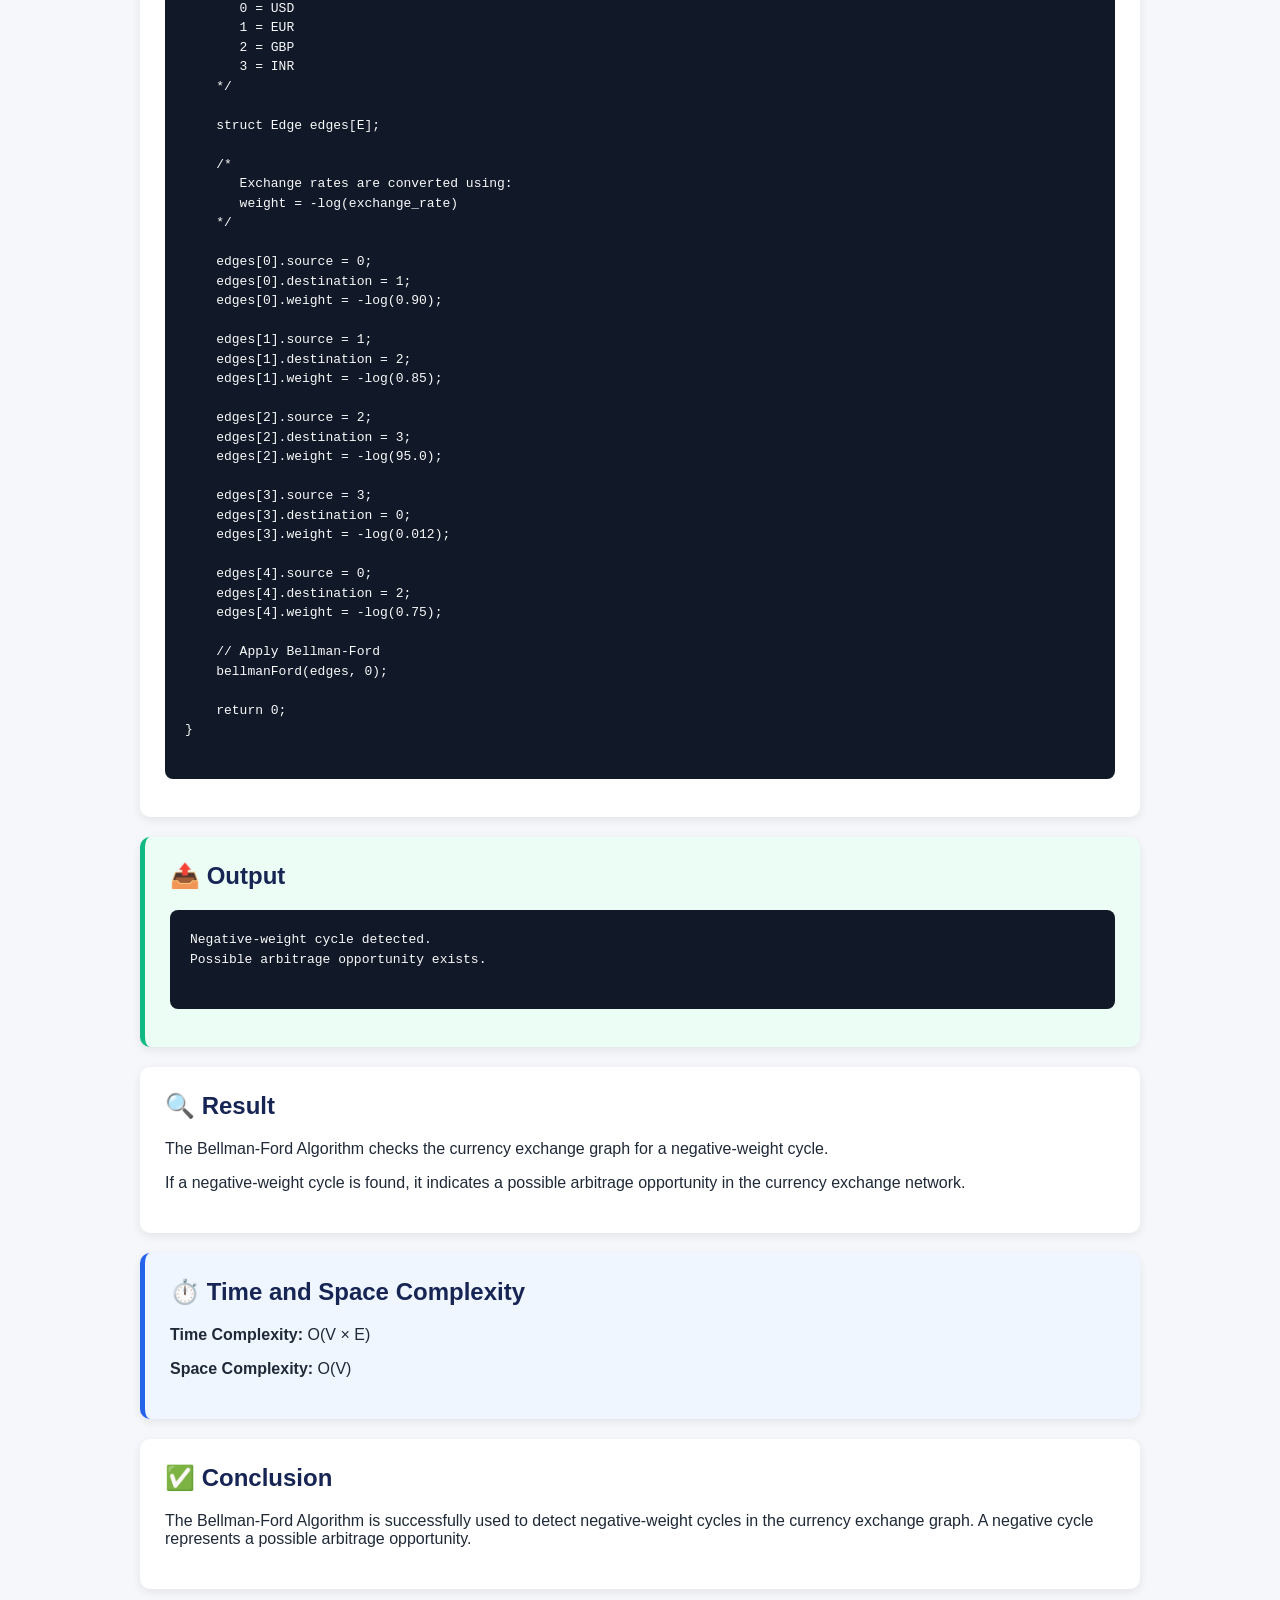
<file: Practical08.html>
<!DOCTYPE html>
<html lang="en">

<head>
    <meta charset="UTF-8">
    <meta name="viewport" content="width=device-width, initial-scale=1.0">

    <title>DAA Practical 8</title>

    <style>
        body {
            margin: 0;
            font-family: Arial, sans-serif;
            background: #f5f7fb;
            color: #1f2937;
        }

        .header {
            background: #172554;
            color: white;
            padding: 30px 20px;
            text-align: center;
        }

        .header h1 {
            margin: 0;
            font-size: 30px;
        }

        .header p {
            margin-top: 8px;
            font-size: 16px;
        }

        .container {
            max-width: 1000px;
            margin: 30px auto;
            padding: 0 20px;
        }

        .back-btn {
            display: inline-block;
            margin-bottom: 20px;
            padding: 10px 18px;
            background: #172554;
            color: white;
            text-decoration: none;
            border-radius: 6px;
        }

        .back-btn:hover {
            background: #1e3a8a;
        }

        .section {
            background: white;
            padding: 25px;
            margin-bottom: 20px;
            border-radius: 10px;
            box-shadow: 0 3px 10px rgba(0, 0, 0, 0.08);
        }

        .section h2 {
            color: #172554;
            margin-top: 0;
        }

        pre {
            background: #111827;
            color: #f9fafb;
            padding: 20px;
            border-radius: 8px;
            overflow-x: auto;
            line-height: 1.5;
        }

        .output {
            background: #ecfdf5;
            color: #065f46;
            border-left: 5px solid #10b981;
        }

        .complexity {
            background: #eff6ff;
            border-left: 5px solid #2563eb;
        }

        ul,
        ol {
            line-height: 1.8;
        }

        .formula {
            background: #f3f4f6;
            padding: 18px;
            border-radius: 8px;
            font-family: monospace;
            font-size: 17px;
        }
    </style>
</head>

<body>

    <div class="header">
        <h1>📘 DAA Practical 8</h1>
        <p>Design and Analysis of Algorithms — Session 2026-27</p>
    </div>

    <div class="container">

        <a href="index.html" class="back-btn">← Back to Dashboard</a>

        <div class="section">
            <h2>🎯 Problem Statement</h2>

            <p>
                You are a financial analyst at the Reserve Bank of India (RBI),
                monitoring the global currency exchange market.
            </p>

            <p>
                Currencies are represented as vertices of a graph and exchange
                rates are represented as weighted edges.
            </p>

            <p>
                Exchange rates are converted into negative logarithms so that
                multiplication of exchange rates can be transformed into
                addition. A negative-weight cycle in the graph represents a
                possible arbitrage opportunity.
            </p>

            <p>
                Apply the <b>Bellman-Ford Algorithm</b> to detect a
                negative-weight cycle.
            </p>
        </div>

        <div class="section">
            <h2>📋 Algorithm</h2>

            <ol>
                <li>Represent each currency as a vertex.</li>
                <li>Represent exchange rates as weighted directed edges.</li>
                <li>Convert each exchange rate into a negative logarithmic weight.</li>
                <li>Initialize the distance of the source currency as 0 and all other distances as infinity.</li>
                <li>Relax all edges V - 1 times.</li>
                <li>Perform one additional relaxation of all edges.</li>
                <li>If any distance is updated during the extra iteration, a negative-weight cycle exists.</li>
                <li>Report whether an arbitrage opportunity is detected.</li>
            </ol>
        </div>

        <div class="section">
            <h2>🧮 Negative Log Transformation</h2>

            <div class="formula">
                Weight = -log(exchange rate)
            </div>

            <p>
                This transformation changes multiplication of exchange rates
                into addition of graph weights. Therefore, a profitable
                currency trading cycle can be detected as a negative-weight
                cycle.
            </p>
        </div>

        <div class="section">
            <h2>💱 Example Currency Graph</h2>

            <pre>
Currencies:

0 = USD
1 = EUR
2 = GBP
3 = INR

Example exchange relationships:

USD → EUR
EUR → GBP
GBP → INR
INR → USD
            </pre>
        </div>

        <div class="section">
            <h2>💻 C Program</h2>

            <pre>
#include &lt;stdio.h&gt;
#include &lt;math.h&gt;

#define V 4
#define E 5

#define INF 999999

// Structure for graph edge
struct Edge
{
    int source;
    int destination;
    double weight;
};

// Apply Bellman-Ford Algorithm
void bellmanFord(struct Edge edges[], int source)
{
    double distance[V];

    // Initialize distances
    for (int i = 0; i &lt; V; i++)
    {
        distance[i] = INF;
    }

    distance[source] = 0;

    // Relax all edges V-1 times
    for (int i = 1; i &lt;= V - 1; i++)
    {
        for (int j = 0; j &lt; E; j++)
        {
            int u = edges[j].source;
            int v = edges[j].destination;
            double w = edges[j].weight;

            if (distance[u] != INF &&
                distance[u] + w &lt; distance[v])
            {
                distance[v] = distance[u] + w;
            }
        }
    }

    // Check for negative-weight cycle
    int negativeCycle = 0;

    for (int j = 0; j &lt; E; j++)
    {
        int u = edges[j].source;
        int v = edges[j].destination;
        double w = edges[j].weight;

        if (distance[u] != INF &&
            distance[u] + w &lt; distance[v])
        {
            negativeCycle = 1;
            break;
        }
    }

    // Display result
    if (negativeCycle)
    {
        printf("Negative-weight cycle detected.\n");
        printf("Possible arbitrage opportunity exists.\n");
    }
    else
    {
        printf("No negative-weight cycle detected.\n");
        printf("No arbitrage opportunity detected.\n");
    }
}

int main()
{
    /*
       Currencies:
       0 = USD
       1 = EUR
       2 = GBP
       3 = INR
    */

    struct Edge edges[E];

    /*
       Exchange rates are converted using:
       weight = -log(exchange_rate)
    */

    edges[0].source = 0;
    edges[0].destination = 1;
    edges[0].weight = -log(0.90);

    edges[1].source = 1;
    edges[1].destination = 2;
    edges[1].weight = -log(0.85);

    edges[2].source = 2;
    edges[2].destination = 3;
    edges[2].weight = -log(95.0);

    edges[3].source = 3;
    edges[3].destination = 0;
    edges[3].weight = -log(0.012);

    edges[4].source = 0;
    edges[4].destination = 2;
    edges[4].weight = -log(0.75);

    // Apply Bellman-Ford
    bellmanFord(edges, 0);

    return 0;
}
            </pre>
        </div>

        <div class="section output">
            <h2>📤 Output</h2>

            <pre>
Negative-weight cycle detected.
Possible arbitrage opportunity exists.
            </pre>
        </div>

        <div class="section">
            <h2>🔍 Result</h2>

            <p>
                The Bellman-Ford Algorithm checks the currency exchange graph
                for a negative-weight cycle.
            </p>

            <p>
                If a negative-weight cycle is found, it indicates a possible
                arbitrage opportunity in the currency exchange network.
            </p>
        </div>

        <div class="section complexity">
            <h2>⏱️ Time and Space Complexity</h2>

            <p>
                <b>Time Complexity:</b> O(V × E)
            </p>

            <p>
                <b>Space Complexity:</b> O(V)
            </p>
        </div>

        <div class="section">
            <h2>✅ Conclusion</h2>

            <p>
                The Bellman-Ford Algorithm is successfully used to detect
                negative-weight cycles in the currency exchange graph.
                A negative cycle represents a possible arbitrage opportunity.
            </p>
        </div>

    </div>

</body>
</html>
</file>
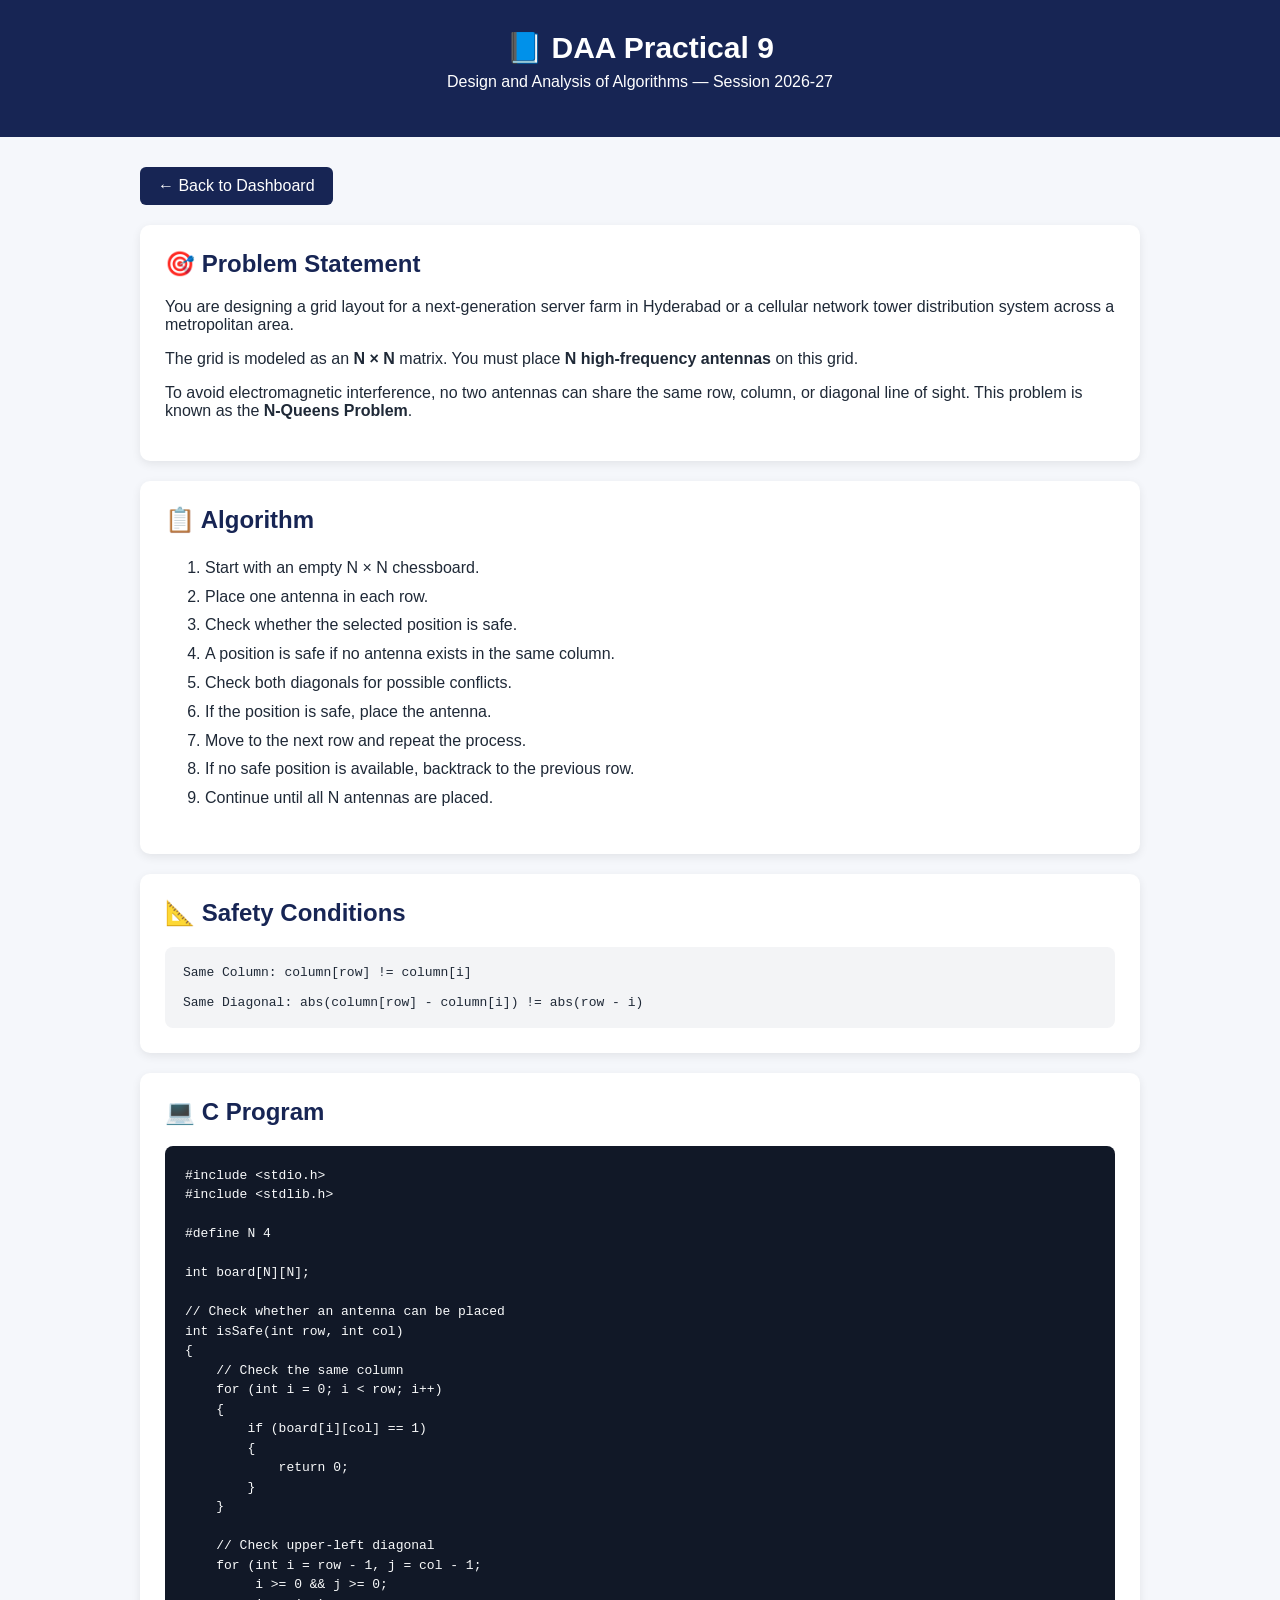
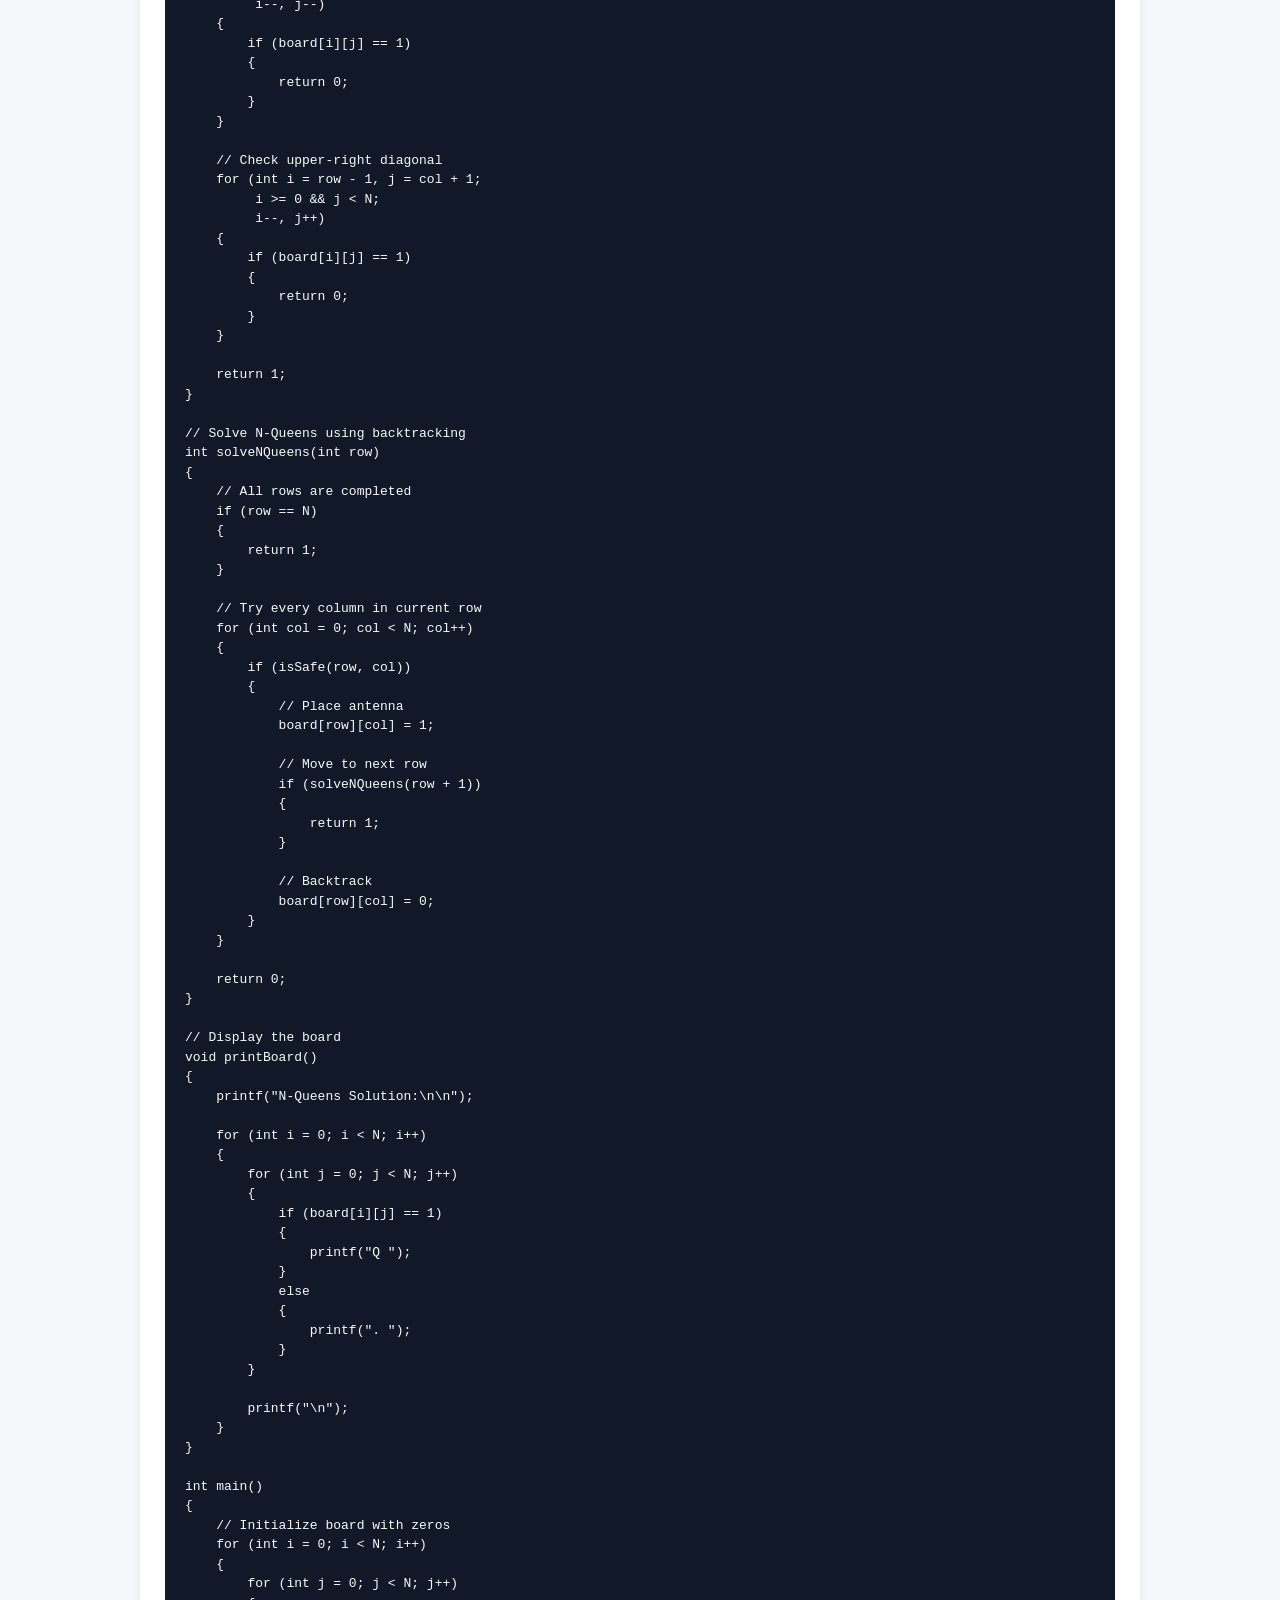
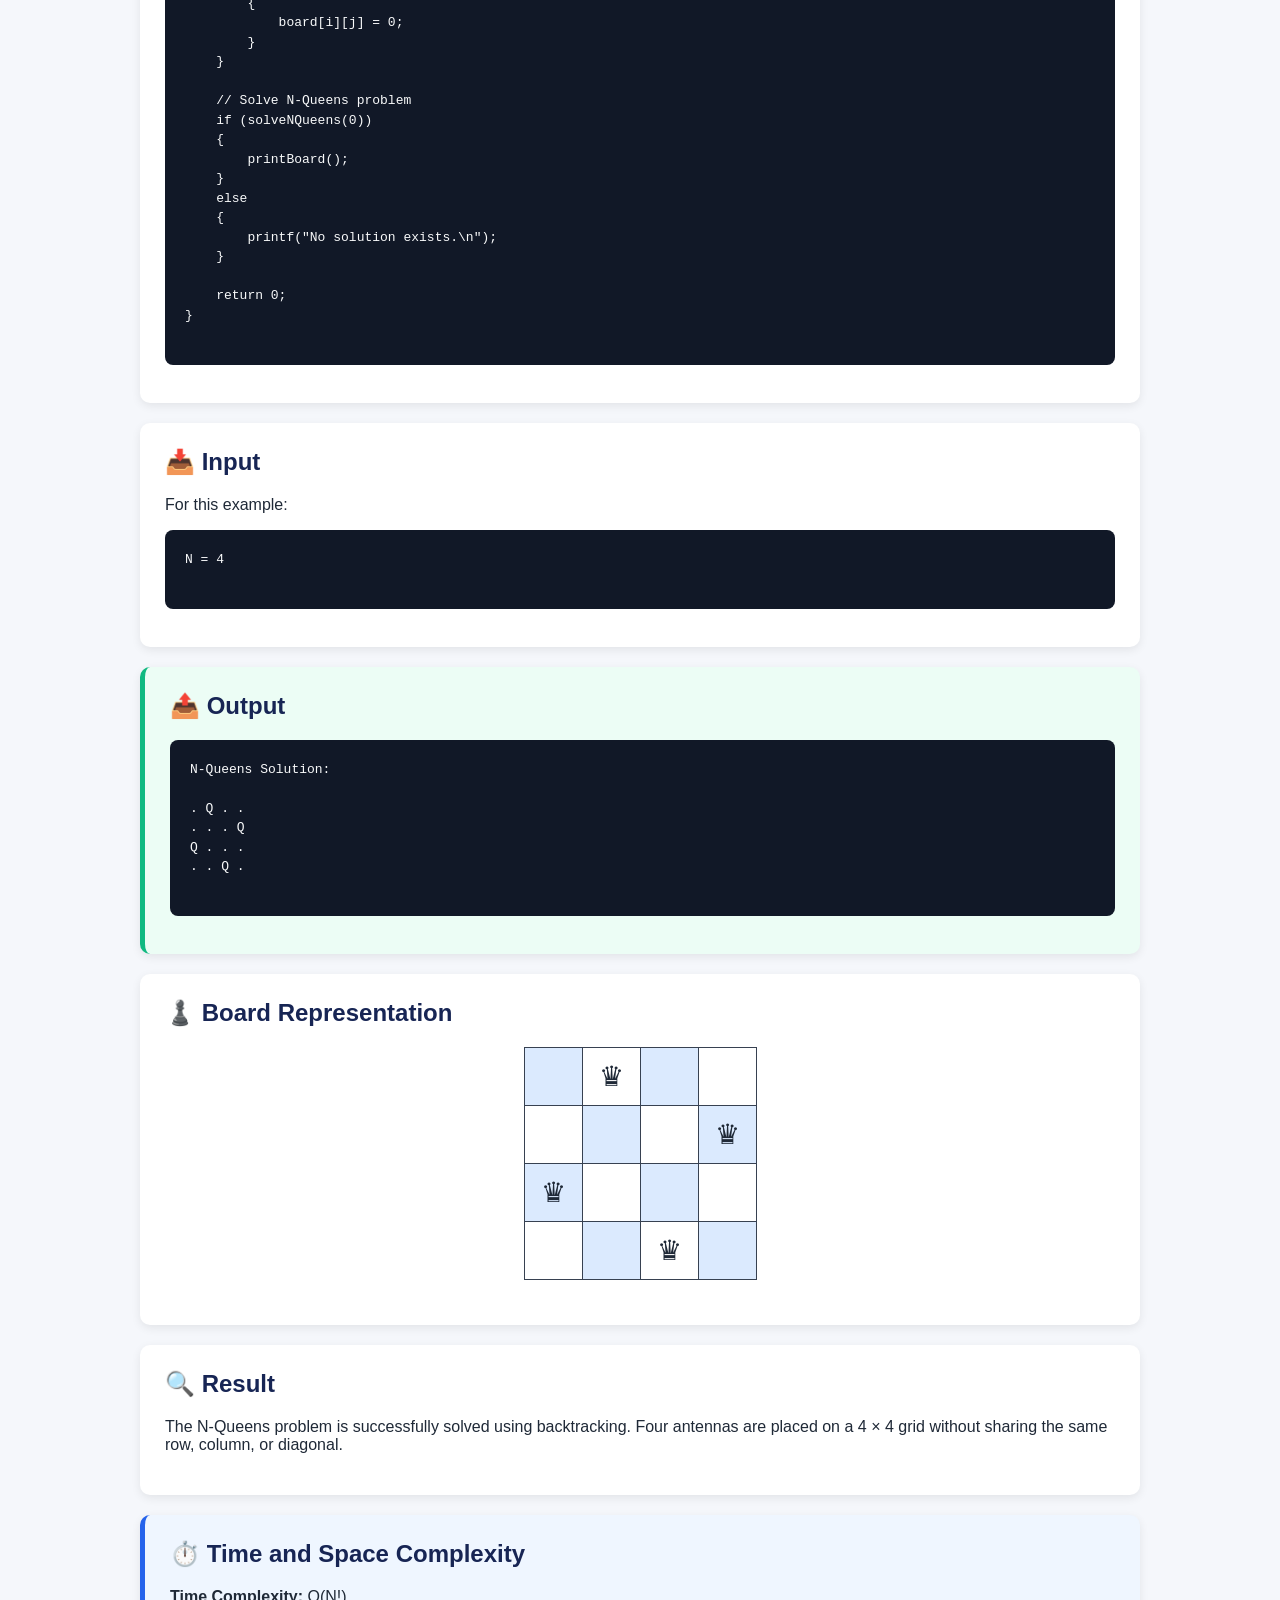
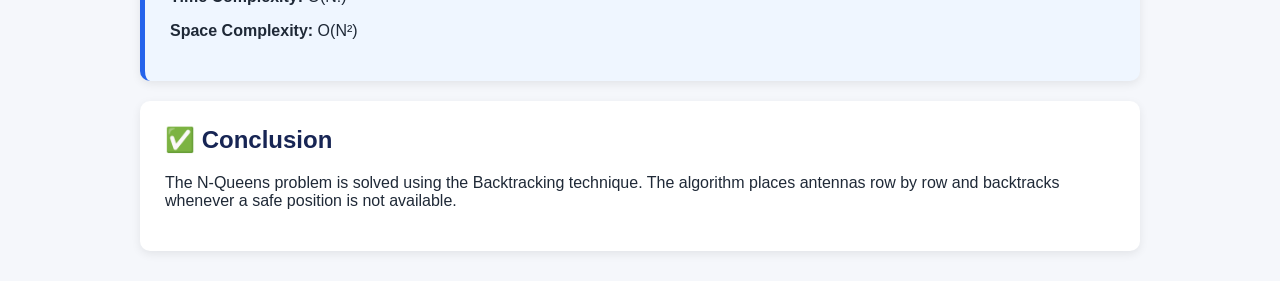
<file: Practical09.html>
<!DOCTYPE html>
<html lang="en">

<head>
    <meta charset="UTF-8">
    <meta name="viewport" content="width=device-width, initial-scale=1.0">

    <title>DAA Practical 9</title>

    <style>
        body {
            margin: 0;
            font-family: Arial, sans-serif;
            background: #f5f7fb;
            color: #1f2937;
        }

        .header {
            background: #172554;
            color: white;
            padding: 30px 20px;
            text-align: center;
        }

        .header h1 {
            margin: 0;
            font-size: 30px;
        }

        .header p {
            margin-top: 8px;
            font-size: 16px;
        }

        .container {
            max-width: 1000px;
            margin: 30px auto;
            padding: 0 20px;
        }

        .back-btn {
            display: inline-block;
            margin-bottom: 20px;
            padding: 10px 18px;
            background: #172554;
            color: white;
            text-decoration: none;
            border-radius: 6px;
        }

        .back-btn:hover {
            background: #1e3a8a;
        }

        .section {
            background: white;
            padding: 25px;
            margin-bottom: 20px;
            border-radius: 10px;
            box-shadow: 0 3px 10px rgba(0, 0, 0, 0.08);
        }

        .section h2 {
            color: #172554;
            margin-top: 0;
        }

        pre {
            background: #111827;
            color: #f9fafb;
            padding: 20px;
            border-radius: 8px;
            overflow-x: auto;
            line-height: 1.5;
        }

        .output {
            background: #ecfdf5;
            color: #065f46;
            border-left: 5px solid #10b981;
        }

        .complexity {
            background: #eff6ff;
            border-left: 5px solid #2563eb;
        }

        ul,
        ol {
            line-height: 1.8;
        }

        .board {
            border-collapse: collapse;
            margin: 20px auto;
        }

        .board td {
            width: 55px;
            height: 55px;
            text-align: center;
            font-size: 28px;
            border: 1px solid #374151;
        }

        .board tr:nth-child(odd) td:nth-child(odd),
        .board tr:nth-child(even) td:nth-child(even) {
            background: #dbeafe;
        }

        .board tr:nth-child(odd) td:nth-child(even),
        .board tr:nth-child(even) td:nth-child(odd) {
            background: #ffffff;
        }

        .formula {
            background: #f3f4f6;
            padding: 18px;
            border-radius: 8px;
            font-family: monospace;
        }
    </style>
</head>

<body>

    <div class="header">
        <h1>📘 DAA Practical 9</h1>
        <p>Design and Analysis of Algorithms — Session 2026-27</p>
    </div>

    <div class="container">

        <a href="index.html" class="back-btn">← Back to Dashboard</a>

        <div class="section">
            <h2>🎯 Problem Statement</h2>

            <p>
                You are designing a grid layout for a next-generation server
                farm in Hyderabad or a cellular network tower distribution
                system across a metropolitan area.
            </p>

            <p>
                The grid is modeled as an <b>N × N</b> matrix. You must place
                <b>N high-frequency antennas</b> on this grid.
            </p>

            <p>
                To avoid electromagnetic interference, no two antennas can
                share the same row, column, or diagonal line of sight.
                This problem is known as the <b>N-Queens Problem</b>.
            </p>
        </div>

        <div class="section">
            <h2>📋 Algorithm</h2>

            <ol>
                <li>Start with an empty N × N chessboard.</li>
                <li>Place one antenna in each row.</li>
                <li>Check whether the selected position is safe.</li>
                <li>A position is safe if no antenna exists in the same column.</li>
                <li>Check both diagonals for possible conflicts.</li>
                <li>If the position is safe, place the antenna.</li>
                <li>Move to the next row and repeat the process.</li>
                <li>If no safe position is available, backtrack to the previous row.</li>
                <li>Continue until all N antennas are placed.</li>
            </ol>
        </div>

        <div class="section">
            <h2>📐 Safety Conditions</h2>

            <div class="formula">
                Same Column: column[row] != column[i]

                <br><br>

                Same Diagonal:
                abs(column[row] - column[i]) != abs(row - i)
            </div>
        </div>

        <div class="section">
            <h2>💻 C Program</h2>

            <pre>
#include &lt;stdio.h&gt;
#include &lt;stdlib.h&gt;

#define N 4

int board[N][N];

// Check whether an antenna can be placed
int isSafe(int row, int col)
{
    // Check the same column
    for (int i = 0; i &lt; row; i++)
    {
        if (board[i][col] == 1)
        {
            return 0;
        }
    }

    // Check upper-left diagonal
    for (int i = row - 1, j = col - 1;
         i &gt;= 0 &amp;&amp; j &gt;= 0;
         i--, j--)
    {
        if (board[i][j] == 1)
        {
            return 0;
        }
    }

    // Check upper-right diagonal
    for (int i = row - 1, j = col + 1;
         i &gt;= 0 &amp;&amp; j &lt; N;
         i--, j++)
    {
        if (board[i][j] == 1)
        {
            return 0;
        }
    }

    return 1;
}

// Solve N-Queens using backtracking
int solveNQueens(int row)
{
    // All rows are completed
    if (row == N)
    {
        return 1;
    }

    // Try every column in current row
    for (int col = 0; col &lt; N; col++)
    {
        if (isSafe(row, col))
        {
            // Place antenna
            board[row][col] = 1;

            // Move to next row
            if (solveNQueens(row + 1))
            {
                return 1;
            }

            // Backtrack
            board[row][col] = 0;
        }
    }

    return 0;
}

// Display the board
void printBoard()
{
    printf("N-Queens Solution:\n\n");

    for (int i = 0; i &lt; N; i++)
    {
        for (int j = 0; j &lt; N; j++)
        {
            if (board[i][j] == 1)
            {
                printf("Q ");
            }
            else
            {
                printf(". ");
            }
        }

        printf("\n");
    }
}

int main()
{
    // Initialize board with zeros
    for (int i = 0; i &lt; N; i++)
    {
        for (int j = 0; j &lt; N; j++)
        {
            board[i][j] = 0;
        }
    }

    // Solve N-Queens problem
    if (solveNQueens(0))
    {
        printBoard();
    }
    else
    {
        printf("No solution exists.\n");
    }

    return 0;
}
            </pre>
        </div>

        <div class="section">
            <h2>📥 Input</h2>

            <p>
                For this example:
            </p>

            <pre>
N = 4
            </pre>
        </div>

        <div class="section output">
            <h2>📤 Output</h2>

            <pre>
N-Queens Solution:

. Q . .
. . . Q
Q . . .
. . Q .
            </pre>
        </div>

        <div class="section">
            <h2>♟️ Board Representation</h2>

            <table class="board">
                <tr>
                    <td></td>
                    <td>♛</td>
                    <td></td>
                    <td></td>
                </tr>

                <tr>
                    <td></td>
                    <td></td>
                    <td></td>
                    <td>♛</td>
                </tr>

                <tr>
                    <td>♛</td>
                    <td></td>
                    <td></td>
                    <td></td>
                </tr>

                <tr>
                    <td></td>
                    <td></td>
                    <td>♛</td>
                    <td></td>
                </tr>
            </table>
        </div>

        <div class="section">
            <h2>🔍 Result</h2>

            <p>
                The N-Queens problem is successfully solved using
                backtracking. Four antennas are placed on a 4 × 4 grid
                without sharing the same row, column, or diagonal.
            </p>
        </div>

        <div class="section complexity">
            <h2>⏱️ Time and Space Complexity</h2>

            <p>
                <b>Time Complexity:</b> O(N!)
            </p>

            <p>
                <b>Space Complexity:</b> O(N²)
            </p>
        </div>

        <div class="section">
            <h2>✅ Conclusion</h2>

            <p>
                The N-Queens problem is solved using the Backtracking
                technique. The algorithm places antennas row by row and
                backtracks whenever a safe position is not available.
            </p>
        </div>

    </div>

</body>
</html>
</file>
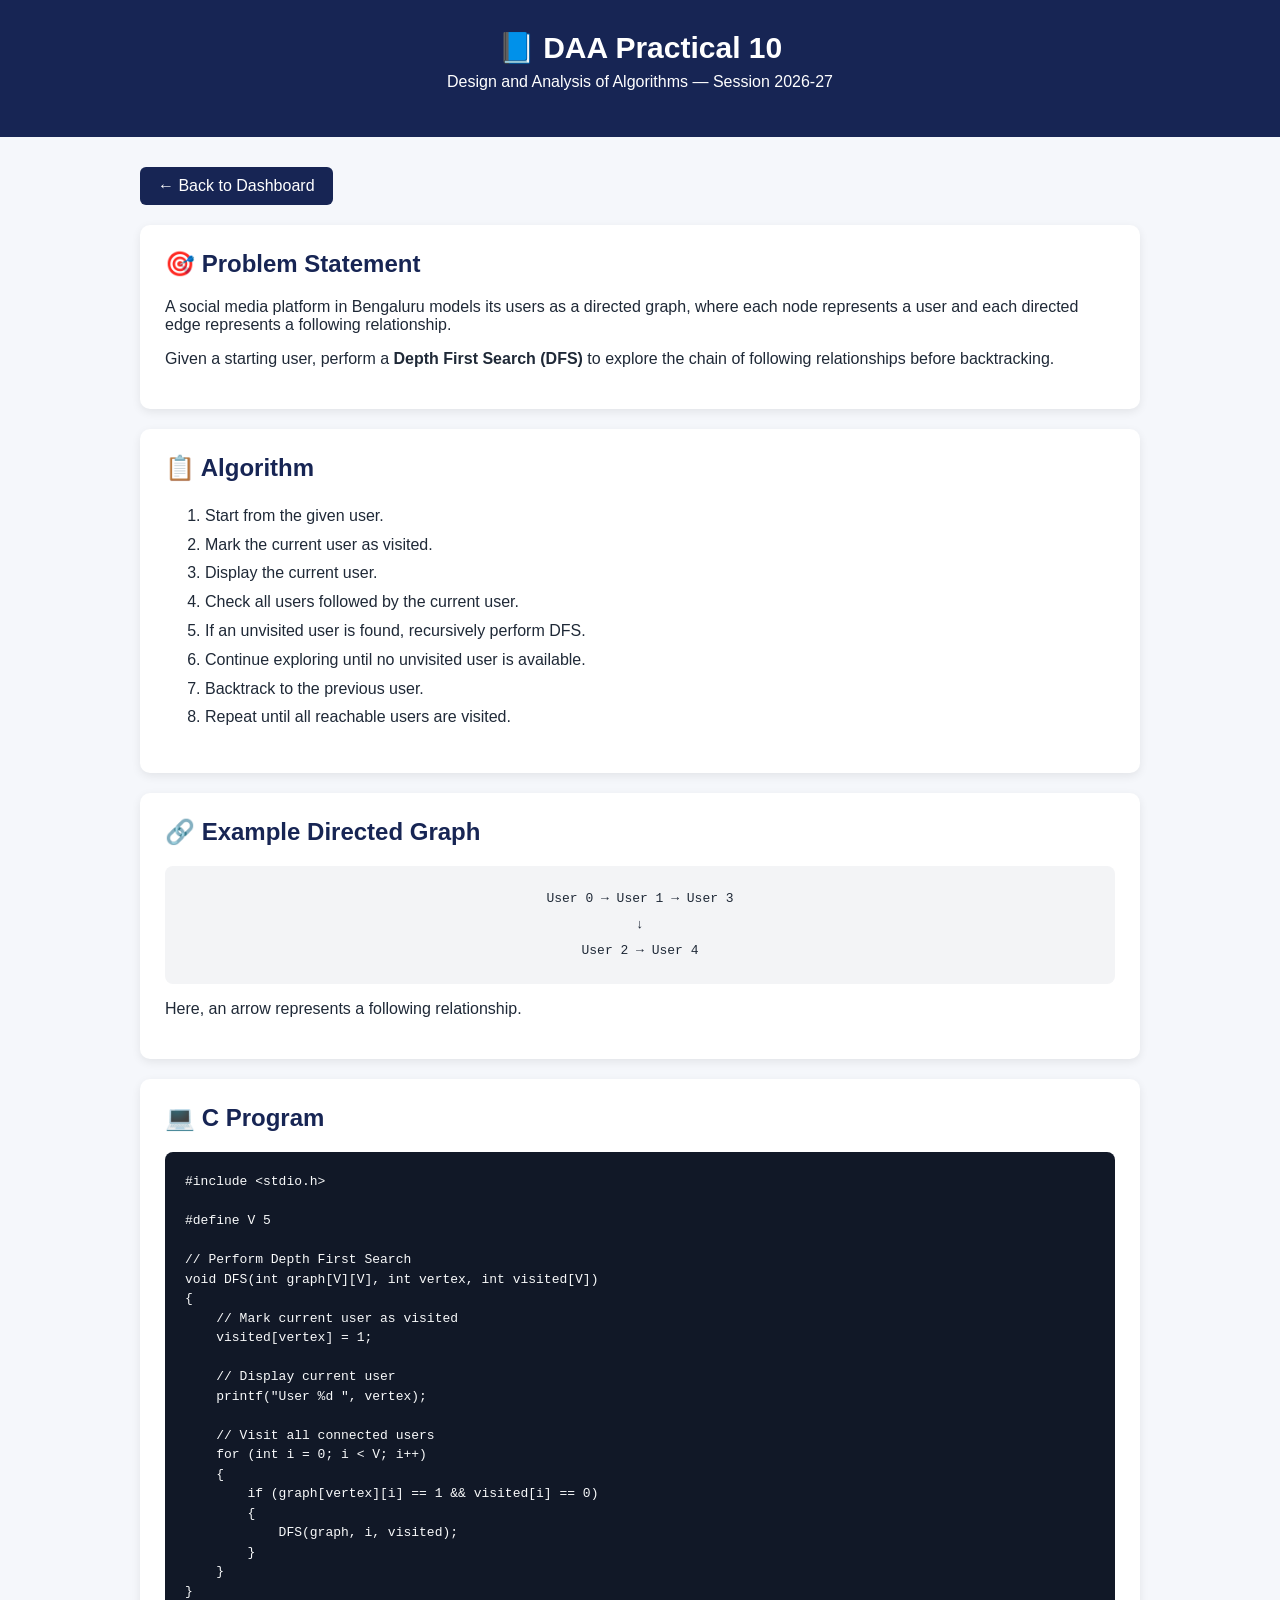
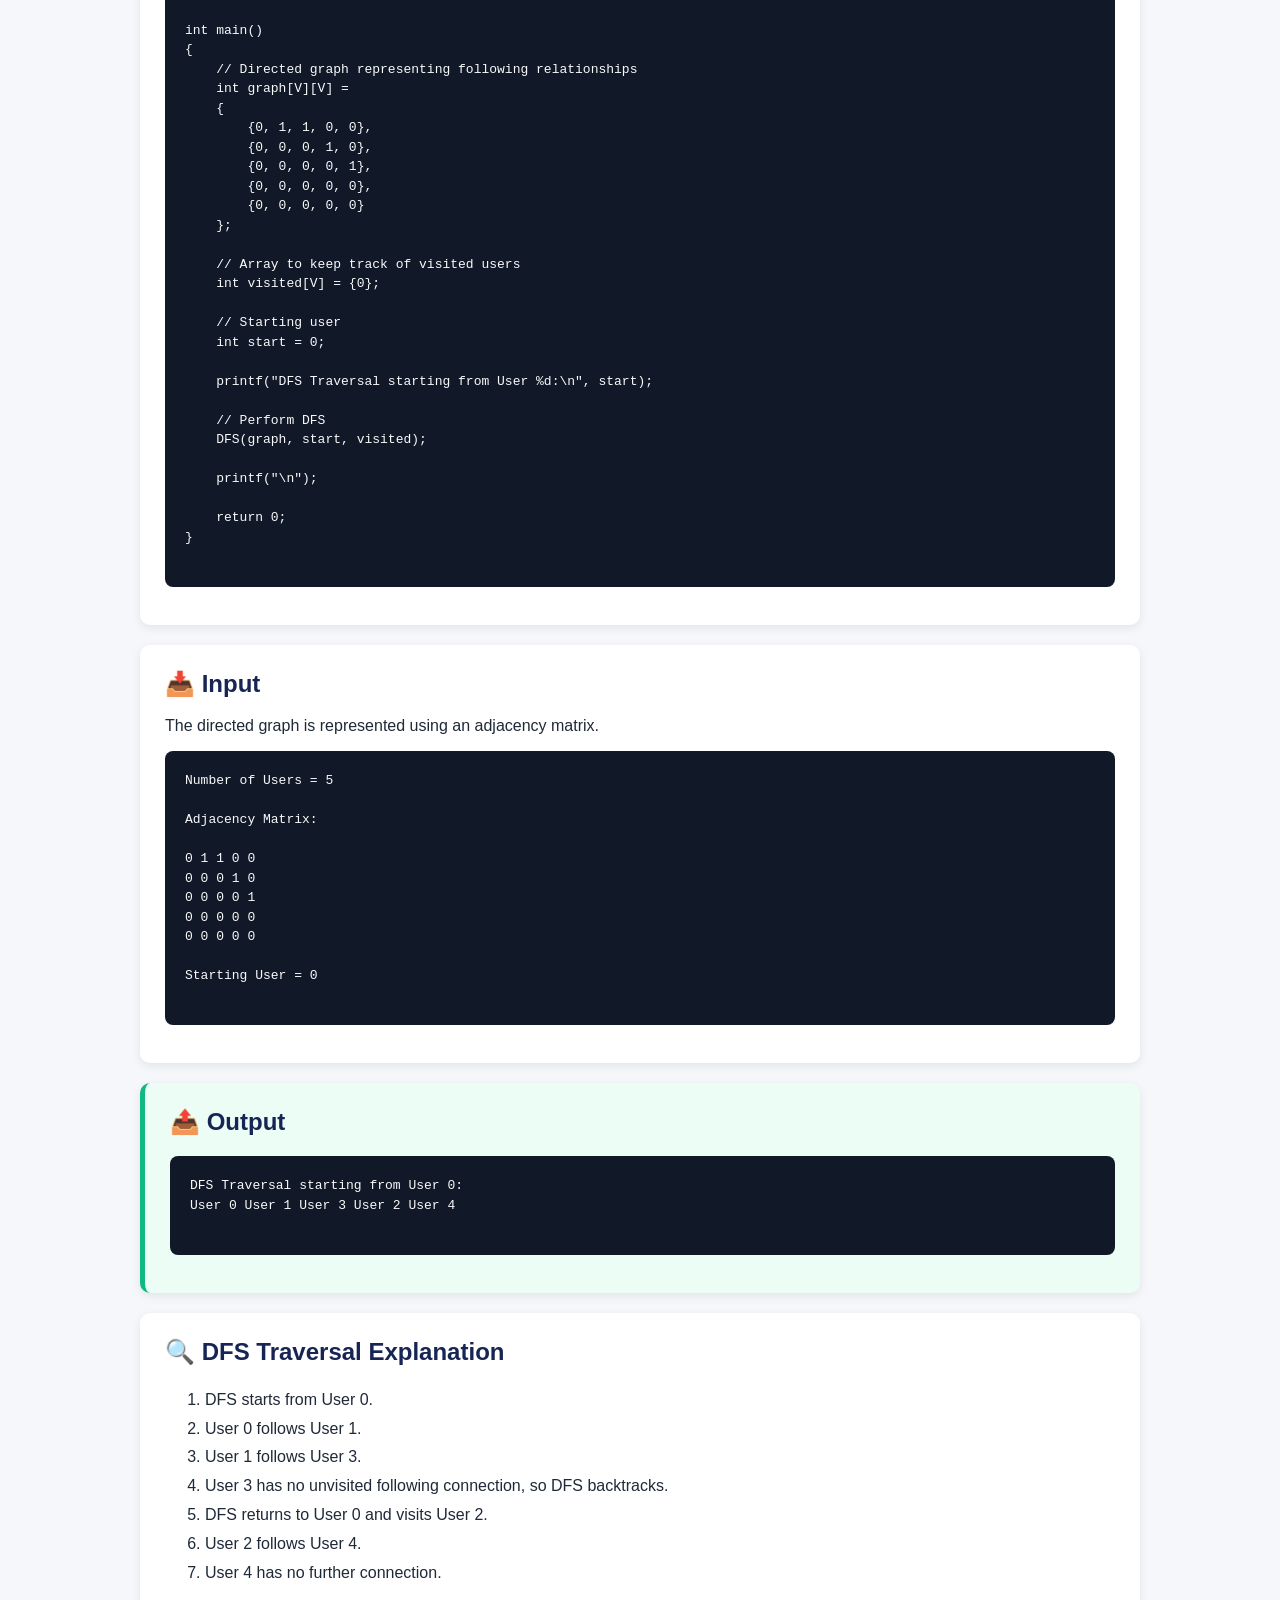
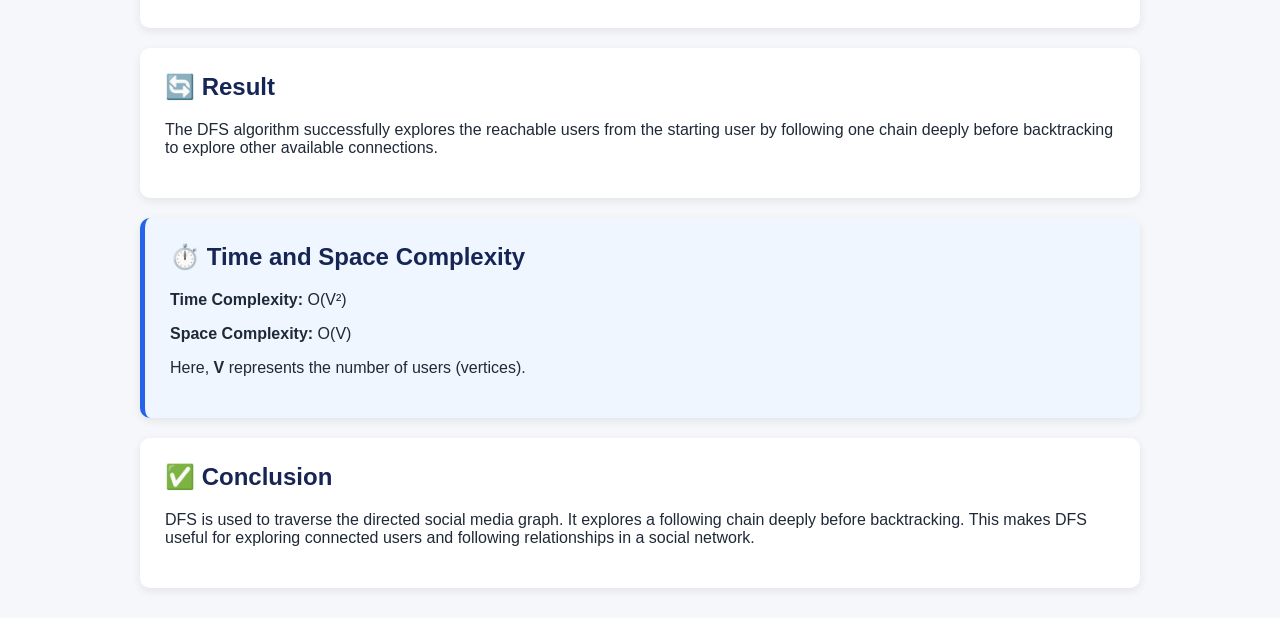
<file: Practical10.html>
<!DOCTYPE html>
<html lang="en">

<head>
    <meta charset="UTF-8">
    <meta name="viewport" content="width=device-width, initial-scale=1.0">

    <title>DAA Practical 10</title>

    <style>
        body {
            margin: 0;
            font-family: Arial, sans-serif;
            background: #f5f7fb;
            color: #1f2937;
        }

        .header {
            background: #172554;
            color: white;
            padding: 30px 20px;
            text-align: center;
        }

        .header h1 {
            margin: 0;
            font-size: 30px;
        }

        .header p {
            margin-top: 8px;
            font-size: 16px;
        }

        .container {
            max-width: 1000px;
            margin: 30px auto;
            padding: 0 20px;
        }

        .back-btn {
            display: inline-block;
            margin-bottom: 20px;
            padding: 10px 18px;
            background: #172554;
            color: white;
            text-decoration: none;
            border-radius: 6px;
        }

        .back-btn:hover {
            background: #1e3a8a;
        }

        .section {
            background: white;
            padding: 25px;
            margin-bottom: 20px;
            border-radius: 10px;
            box-shadow: 0 3px 10px rgba(0, 0, 0, 0.08);
        }

        .section h2 {
            color: #172554;
            margin-top: 0;
        }

        pre {
            background: #111827;
            color: #f9fafb;
            padding: 20px;
            border-radius: 8px;
            overflow-x: auto;
            line-height: 1.5;
        }

        .output {
            background: #ecfdf5;
            color: #065f46;
            border-left: 5px solid #10b981;
        }

        .complexity {
            background: #eff6ff;
            border-left: 5px solid #2563eb;
        }

        ul,
        ol {
            line-height: 1.8;
        }

        .graph {
            background: #f3f4f6;
            padding: 20px;
            border-radius: 8px;
            font-family: monospace;
            text-align: center;
            line-height: 2;
        }

        .formula {
            background: #f3f4f6;
            padding: 18px;
            border-radius: 8px;
            font-family: monospace;
        }
    </style>
</head>

<body>

    <div class="header">
        <h1>📘 DAA Practical 10</h1>
        <p>Design and Analysis of Algorithms — Session 2026-27</p>
    </div>

    <div class="container">

        <a href="index.html" class="back-btn">← Back to Dashboard</a>

        <div class="section">
            <h2>🎯 Problem Statement</h2>

            <p>
                A social media platform in Bengaluru models its users as a
                directed graph, where each node represents a user and each
                directed edge represents a following relationship.
            </p>

            <p>
                Given a starting user, perform a
                <b>Depth First Search (DFS)</b> to explore the chain of
                following relationships before backtracking.
            </p>
        </div>

        <div class="section">
            <h2>📋 Algorithm</h2>

            <ol>
                <li>Start from the given user.</li>
                <li>Mark the current user as visited.</li>
                <li>Display the current user.</li>
                <li>Check all users followed by the current user.</li>
                <li>If an unvisited user is found, recursively perform DFS.</li>
                <li>Continue exploring until no unvisited user is available.</li>
                <li>Backtrack to the previous user.</li>
                <li>Repeat until all reachable users are visited.</li>
            </ol>
        </div>

        <div class="section">
            <h2>🔗 Example Directed Graph</h2>

            <div class="graph">
                User 0 → User 1 → User 3<br>
                ↓<br>
                User 2 → User 4
            </div>

            <p>
                Here, an arrow represents a following relationship.
            </p>
        </div>

        <div class="section">
            <h2>💻 C Program</h2>

            <pre>
#include &lt;stdio.h&gt;

#define V 5

// Perform Depth First Search
void DFS(int graph[V][V], int vertex, int visited[V])
{
    // Mark current user as visited
    visited[vertex] = 1;

    // Display current user
    printf("User %d ", vertex);

    // Visit all connected users
    for (int i = 0; i &lt; V; i++)
    {
        if (graph[vertex][i] == 1 &amp;&amp; visited[i] == 0)
        {
            DFS(graph, i, visited);
        }
    }
}

int main()
{
    // Directed graph representing following relationships
    int graph[V][V] =
    {
        {0, 1, 1, 0, 0},
        {0, 0, 0, 1, 0},
        {0, 0, 0, 0, 1},
        {0, 0, 0, 0, 0},
        {0, 0, 0, 0, 0}
    };

    // Array to keep track of visited users
    int visited[V] = {0};

    // Starting user
    int start = 0;

    printf("DFS Traversal starting from User %d:\n", start);

    // Perform DFS
    DFS(graph, start, visited);

    printf("\n");

    return 0;
}
            </pre>
        </div>

        <div class="section">
            <h2>📥 Input</h2>

            <p>
                The directed graph is represented using an adjacency matrix.
            </p>

            <pre>
Number of Users = 5

Adjacency Matrix:

0 1 1 0 0
0 0 0 1 0
0 0 0 0 1
0 0 0 0 0
0 0 0 0 0

Starting User = 0
            </pre>
        </div>

        <div class="section output">
            <h2>📤 Output</h2>

            <pre>
DFS Traversal starting from User 0:
User 0 User 1 User 3 User 2 User 4
            </pre>
        </div>

        <div class="section">
            <h2>🔍 DFS Traversal Explanation</h2>

            <ol>
                <li>DFS starts from User 0.</li>
                <li>User 0 follows User 1.</li>
                <li>User 1 follows User 3.</li>
                <li>User 3 has no unvisited following connection, so DFS backtracks.</li>
                <li>DFS returns to User 0 and visits User 2.</li>
                <li>User 2 follows User 4.</li>
                <li>User 4 has no further connection.</li>
            </ol>
        </div>

        <div class="section">
            <h2>🔄 Result</h2>

            <p>
                The DFS algorithm successfully explores the reachable users
                from the starting user by following one chain deeply before
                backtracking to explore other available connections.
            </p>
        </div>

        <div class="section complexity">
            <h2>⏱️ Time and Space Complexity</h2>

            <p>
                <b>Time Complexity:</b> O(V²)
            </p>

            <p>
                <b>Space Complexity:</b> O(V)
            </p>

            <p>
                Here, <b>V</b> represents the number of users (vertices).
            </p>
        </div>

        <div class="section">
            <h2>✅ Conclusion</h2>

            <p>
                DFS is used to traverse the directed social media graph.
                It explores a following chain deeply before backtracking.
                This makes DFS useful for exploring connected users and
                following relationships in a social network.
            </p>
        </div>

    </div>

</body>

</html>
</file>
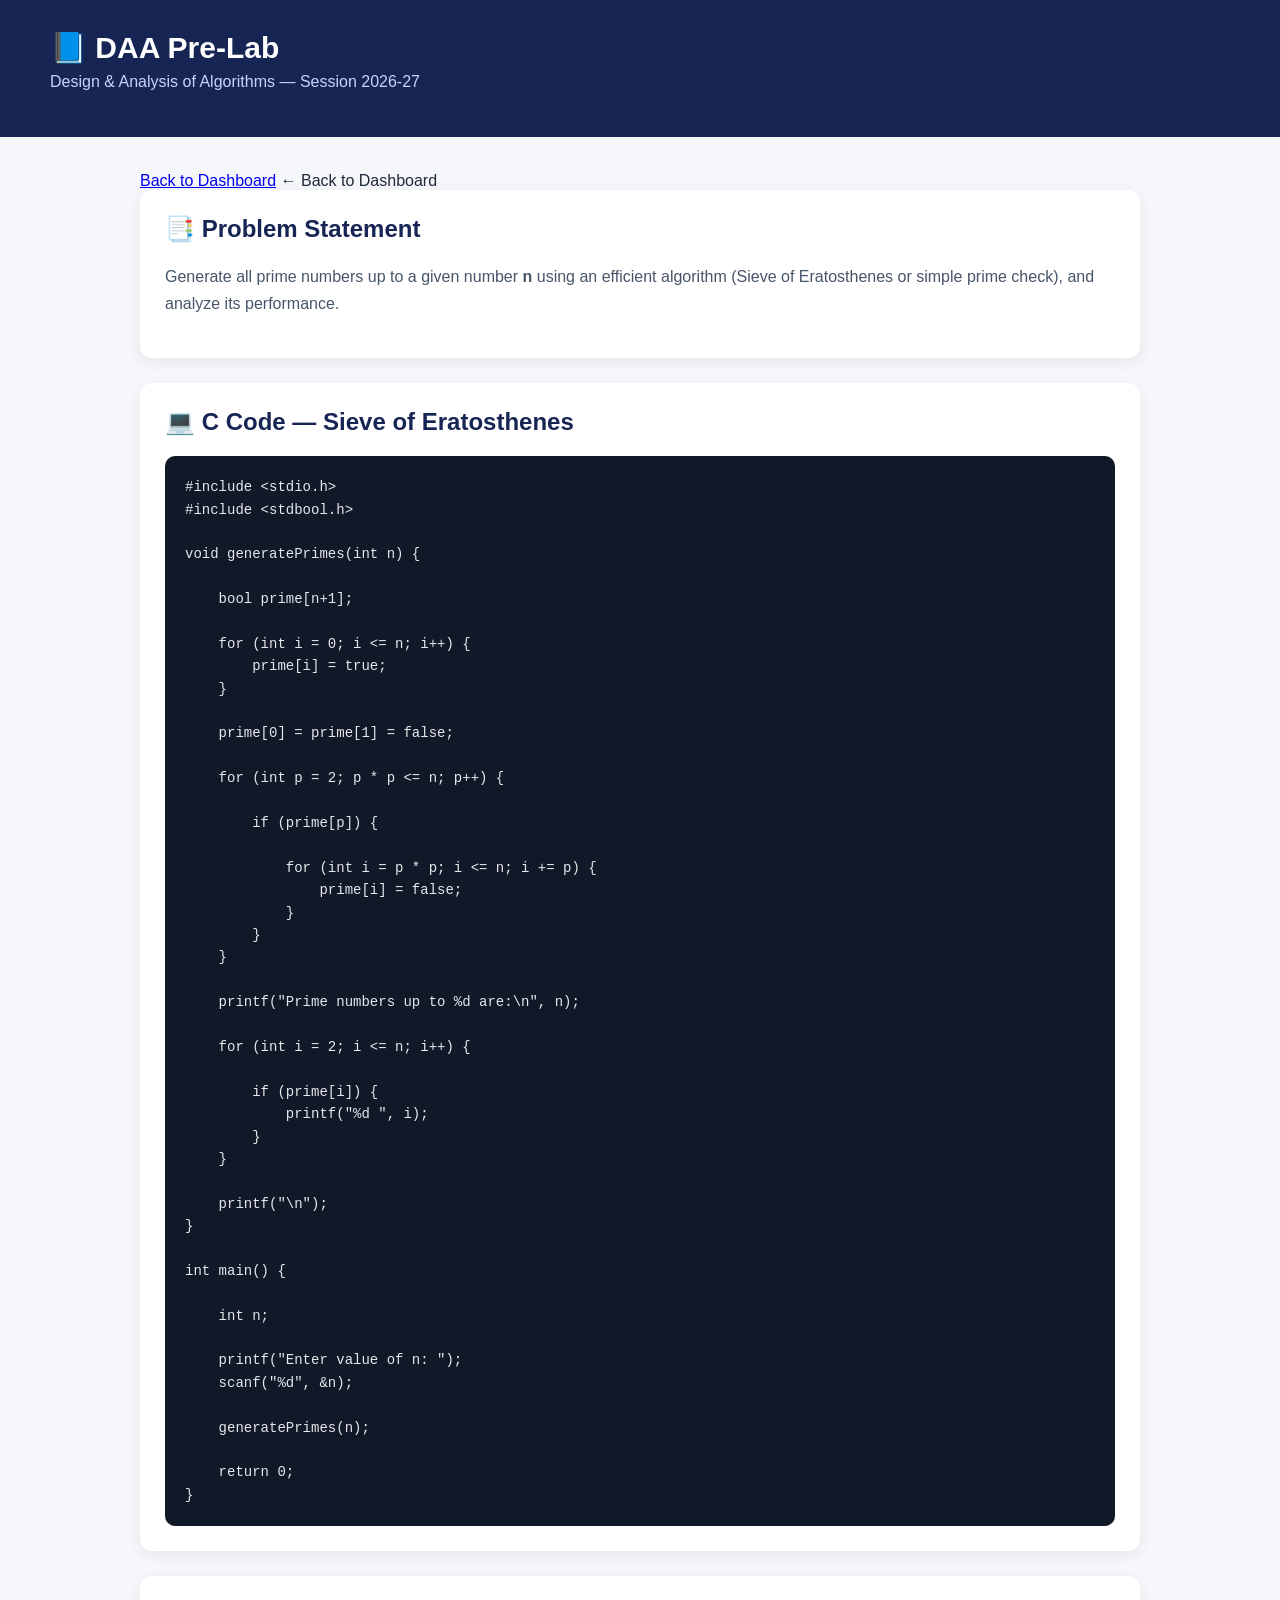
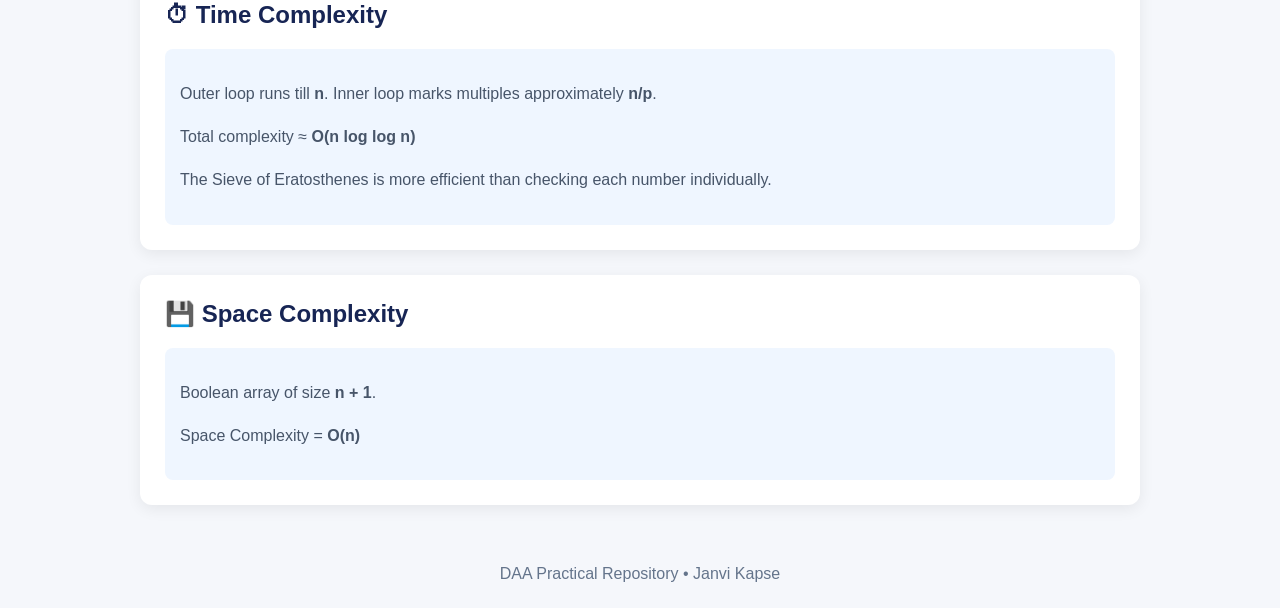
<file: prelab.html>
<!DOCTYPE html>
<html lang="en">
<head>
    <meta charset="UTF-8">
    <meta name="viewport" content="width=device-width, initial-scale=1.0">

    <title>DAA Pre-Lab</title>

    <style>
        body {
            margin: 0;
            font-family: Arial, sans-serif;
            background: #f5f7fb;
            color: #1f2937;
        }

        .header {
            background: #172554;
            color: white;
            padding: 30px 50px;
        }

        .header h1 {
            margin: 0;
            font-size: 30px;
        }

        .header p {
            margin-top: 8px;
            color: #c7d2fe;
        }

        .container {
            max-width: 1000px;
            margin: 35px auto;
            padding: 0 25px;
        }

        .section {
            background: white;
            padding: 25px;
            margin-bottom: 25px;
            border-radius: 12px;
            box-shadow: 0 4px 15px rgba(0,0,0,0.07);
        }

        .section h2 {
            color: #172554;
            margin-top: 0;
        }

        .section p {
            line-height: 1.7;
            color: #475569;
        }

        .code-box {
            background: #111827;
            color: #e5e7eb;
            padding: 20px;
            border-radius: 10px;
            overflow-x: auto;
        }

        pre {
            margin: 0;
            font-size: 14px;
            line-height: 1.6;
        }

        .complexity {
            background: #eff6ff;
            padding: 15px;
            border-radius: 8px;
            margin-top: 10px;
        }

        .back-btn {
            display: inline-block;
            background: #2563eb;
            color: white;
            text-decoration: none;
            padding: 11px 18px;
            border-radius: 8px;
            margin-bottom: 25px;
        }

        .back-btn:hover {
            background: #1d4ed8;
        }

        footer {
            text-align: center;
            padding: 25px;
            color: #64748b;
        }
    </style>
</head>

<body>

    <div class="header">
        <h1>📘 DAA Pre-Lab</h1>
        <p>Design & Analysis of Algorithms — Session 2026-27</p>
    </div>

    <div class="container">

        <a href="index.html">Back to Dashboard</a>
            ← Back to Dashboard
        </a>

        <div class="section">
            <h2>📑 Problem Statement</h2>

            <p>
                Generate all prime numbers up to a given number
                <strong>n</strong> using an efficient algorithm
                (Sieve of Eratosthenes or simple prime check),
                and analyze its performance.
            </p>
        </div>


        <div class="section">
            <h2>💻 C Code — Sieve of Eratosthenes</h2>

            <div class="code-box">
<pre>
#include &lt;stdio.h&gt;
#include &lt;stdbool.h&gt;

void generatePrimes(int n) {

    bool prime[n+1];

    for (int i = 0; i &lt;= n; i++) {
        prime[i] = true;
    }

    prime[0] = prime[1] = false;

    for (int p = 2; p * p &lt;= n; p++) {

        if (prime[p]) {

            for (int i = p * p; i &lt;= n; i += p) {
                prime[i] = false;
            }
        }
    }

    printf("Prime numbers up to %d are:\n", n);

    for (int i = 2; i &lt;= n; i++) {

        if (prime[i]) {
            printf("%d ", i);
        }
    }

    printf("\n");
}

int main() {

    int n;

    printf("Enter value of n: ");
    scanf("%d", &amp;n);

    generatePrimes(n);

    return 0;
}
</pre>
            </div>
        </div>


        <div class="section">
            <h2>⏱ Time Complexity</h2>

            <div class="complexity">
                <p>
                    Outer loop runs till <strong>n</strong>.
                    Inner loop marks multiples approximately
                    <strong>n/p</strong>.
                </p>

                <p>
                    Total complexity ≈
                    <strong>O(n log log n)</strong>
                </p>

                <p>
                    The Sieve of Eratosthenes is more efficient
                    than checking each number individually.
                </p>
            </div>
        </div>


        <div class="section">
            <h2>💾 Space Complexity</h2>

            <div class="complexity">
                <p>
                    Boolean array of size <strong>n + 1</strong>.
                </p>

                <p>
                    Space Complexity =
                    <strong>O(n)</strong>
                </p>
            </div>
        </div>

    </div>


    <footer>
        DAA Practical Repository • Janvi Kapse
    </footer>

</body>
</html>
</file>
<file: style.css>
/* General Reset */
* {
  margin: 0;
  padding: 0;
  box-sizing: border-box;
  font-family: "Segoe UI", Tahoma, Geneva, Verdana, sans-serif;
}

/* Body */
body {
  background: #f4f6f9;
  color: #333;
  line-height: 1.6;
}

/* Header */
header {
  background: #2c3e50;
  color: #fff;
  padding: 20px;
  text-align: center;
}

header h1 {
  margin-bottom: 10px;
  font-size: 2rem;
}

header p {
  font-size: 1rem;
  opacity: 0.8;
}

/* Cards Section */
.cards {
  display: grid;
  grid-template-columns: repeat(auto-fit, minmax(280px, 1fr));
  gap: 20px;
  padding: 30px;
}

/* Card Style */
.card {
  background: #fff;
  border-radius: 8px;
  padding: 20px;
  box-shadow: 0 4px 6px rgba(0,0,0,0.1);
  transition: transform 0.2s ease, box-shadow 0.2s ease;
}

.card h2 {
  color: #2c3e50;
  margin-bottom: 10px;
  font-size: 1.3rem;
}

.card p {
  margin-bottom: 15px;
  font-size: 0.95rem;
  color: #555;
}

.card a {
  display: inline-block;
  text-decoration: none;
  background: #3498db;
  color: #fff;
  padding: 8px 12px;
  border-radius: 4px;
  transition: background 0.3s ease;
}

.card a:hover {
  background: #2980b9;
}

/* Hover Effect */
.card:hover {
  transform: translateY(-5px);
  box-shadow: 0 6px 12px rgba(0,0,0,0.15);
}

/* Footer */
footer {
  background: #2c3e50;
  color: #fff;
  text-align: center;
  padding: 15px;
  margin-top: 20px;
  font-size: 0.9rem;
}
</file>
